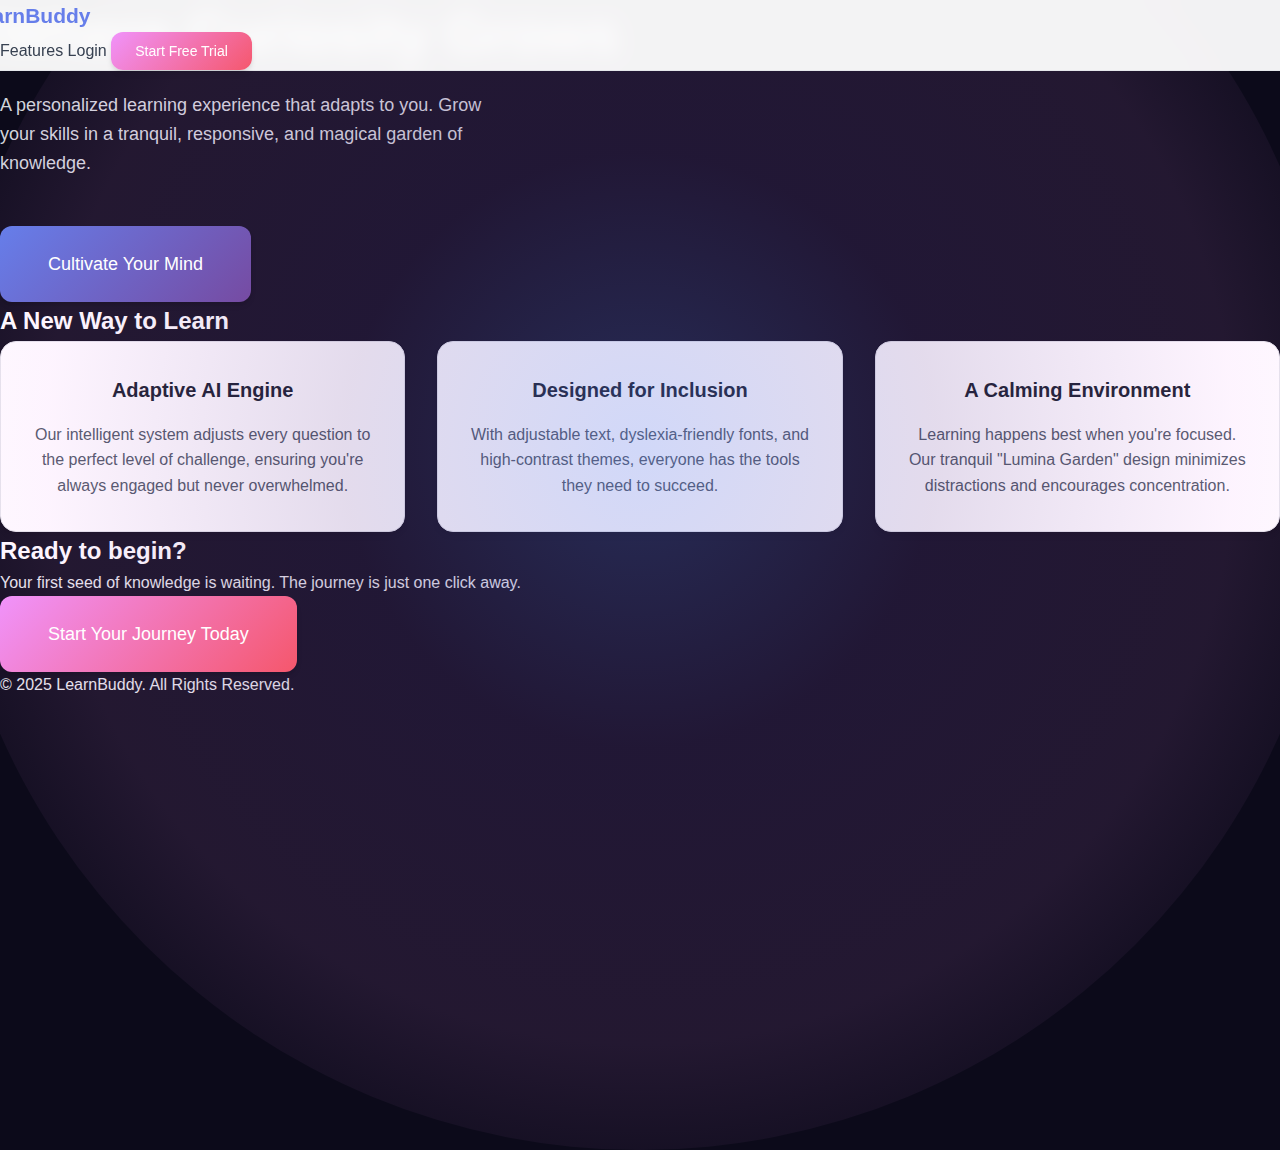
<file: learnbuddy-frontend/index.html>
<!DOCTYPE html>
<html lang="en">

<head>
    <meta charset="UTF-8">
    <meta name="viewport" content="width=device-width, initial-scale=1.0">
    <title>LearnBuddy | The Adventure in Learning</title>
    <link rel="preconnect" href="https://fonts.googleapis.com">
    <link rel="preconnect" href="https://fonts.gstatic.com" crossorigin>
    <link href="https://fonts.googleapis.com/css2?family=Fredoka+One&family=Lexend:wght@400;500;600&display=swap"
        rel="stylesheet">
    <link rel="stylesheet" href="css/style.css">
</head>

<body id="app-body" class="home-body">
    <!-- The living background -->
    <div class="aurora-background">
        <div class="aurora-g aur_1"></div>
        <div class="aurora-g aur_2"></div>
        <div class="aurora-g aur_3"></div>
    </div>

    <header class="main-header">
        <nav class="navbar">
            <a href="index.html" class="nav-logo">LearnBuddy</a>
            <div class="nav-links">
                <a href="#features" class="nav-link">Features</a>
                <a href="auth.html" class="nav-link">Login</a>
                <a href="auth.html#signup" class="btn btn-secondary">Start Free Trial</a>
            </div>
        </nav>
    </header>

    <main>
        <!-- Hero Section -->
        <section class="hero-section">
            <h1 class="hero-title">
                <span class="animate-on-scroll" data-animation="fade-in-up">Where</span>
                <span class="animate-on-scroll" data-animation="fade-in-up" style="--delay: 0.1s">Curiosity</span>
                <span class="animate-on-scroll" data-animation="fade-in-up" style="--delay: 0.2s">Grows</span>
            </h1>
            <p class="hero-subtitle animate-on-scroll" data-animation="fade-in-up" style="--delay: 0.4s;">A personalized
                learning experience that adapts to you. Grow your skills in a tranquil, responsive, and magical garden
                of knowledge.</p>
            <a href="auth.html#signup" class="btn btn-primary btn-large animate-on-scroll" data-animation="fade-in-up"
                style="--delay: 0.6s;">Cultivate Your Mind</a>
        </section>

        <!-- Features Section -->
        <section id="features" class="content-section">
            <h2 class="section-title animate-on-scroll" data-animation="fade-in-up">A New Way to Learn</h2>
            <div class="features-grid">
                <div class="feature-card animate-on-scroll" data-animation="fade-in-up">
                    <h3>Adaptive AI Engine</h3>
                    <p>Our intelligent system adjusts every question to the perfect level of challenge, ensuring you're
                        always engaged but never overwhelmed.</p>
                </div>
                <div class="feature-card animate-on-scroll" data-animation="fade-in-up" style="--delay: 0.2s;">
                    <h3>Designed for Inclusion</h3>
                    <p>With adjustable text, dyslexia-friendly fonts, and high-contrast themes, everyone has the tools
                        they need to succeed.</p>
                </div>
                <div class="feature-card animate-on-scroll" data-animation="fade-in-up" style="--delay: 0.4s;">
                    <h3>A Calming Environment</h3>
                    <p>Learning happens best when you're focused. Our tranquil "Lumina Garden" design minimizes
                        distractions and encourages concentration.</p>
                </div>
            </div>
        </section>

        <!-- Call to Action Section -->
        <section class="cta-section">
            <div class="cta-box animate-on-scroll" data-animation="fade-in-up">
                <h2 class="section-title">Ready to begin?</h2>
                <p>Your first seed of knowledge is waiting. The journey is just one click away.</p>
                <a href="auth.html#signup" class="btn btn-secondary btn-large">Start Your Journey Today</a>
            </div>
        </section>
    </main>
    <footer class="main-footer">
        <p>© 2025 LearnBuddy. All Rights Reserved.</p>
    </footer>
</body>
<script src="js/animations.js"></script>

</html>
</file>
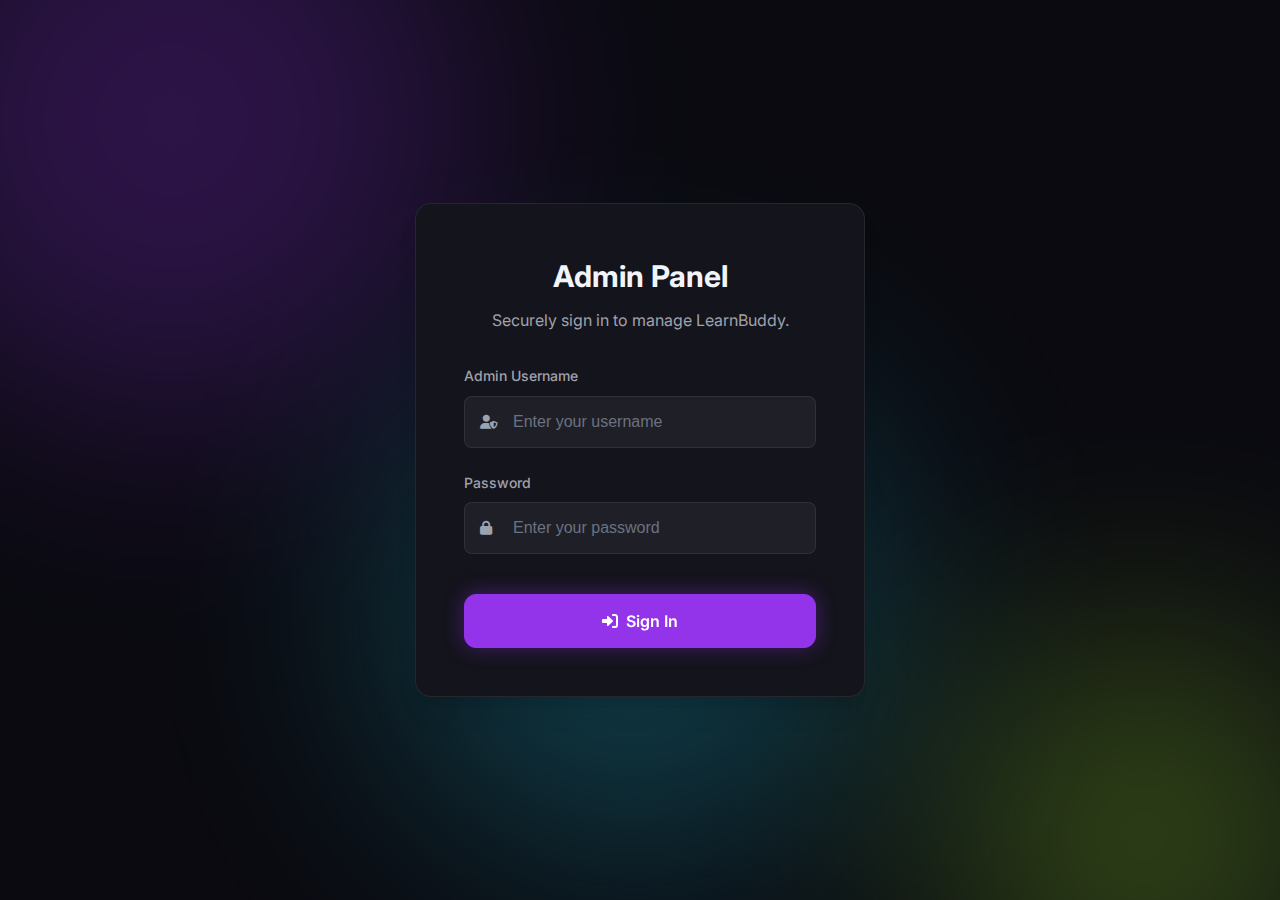
<file: learnbuddy-frontend/admin-login.html>
<!DOCTYPE html>
<html lang="en">

<head>
    <meta charset="UTF-8">
    <meta name="viewport" content="width=device-width, initial-scale=1.0">
    <title>LearnBuddy - Admin Login</title>
    <link rel="stylesheet" href="css/admin-login.css"> <!-- Changed to index.css -->
    <link href="https://fonts.googleapis.com/css2?family=Inter:wght@300;400;500;600;700&display=swap" rel="stylesheet">
    <link rel="stylesheet" href="https://cdnjs.cloudflare.com/ajax/libs/font-awesome/6.0.0/css/all.min.css">
    <!-- Favicon -->
    <link rel="apple-touch-icon" sizes="180x180" href="./favicon_io/apple-touch-icon.png">
    <link rel="icon" type="image/png" sizes="32x32" href="/favicon_io/favicon-32x32.png">
    <link rel="icon" type="image/png" sizes="16x16" href="/favicon_io/favicon-16x16.png">
    <link rel="manifest" href="/favicon_io/site.webmanifest">
    <link rel="shortcut icon" href="/favicon_io/favicon.ico">
    <meta name="theme-color" content="#ffffff">
</head>

<body>
    <div class="aurora-background-v5">
        <div class="aurora-shape aurora-1"></div>
        <div class="aurora-shape aurora-2"></div>
        <div class="aurora-shape aurora-3"></div>
    </div>

    <div class="admin-login-wrapper">
        <div class="admin-login-panel">
            <div class="admin-auth-header">
                <h1 id="auth-title">Admin Panel</h1>
                <p id="auth-subtitle">Securely sign in to manage LearnBuddy.</p>
            </div>

            <form id="admin-login-form" class="admin-auth-form">
                <div class="form-group">
                    <label for="login-username">Admin Username</label>
                    <div class="input-wrapper">
                        <i class="fas fa-user-shield"></i>
                        <input type="text" id="login-username" name="username" placeholder="Enter your username"
                            required>
                    </div>
                </div>

                <div class="form-group">
                    <label for="login-password">Password</label>
                    <div class="input-wrapper">
                        <i class="fas fa-lock"></i>
                        <input type="password" id="login-password" name="password" placeholder="Enter your password"
                            required>
                    </div>
                </div>

                <button type="submit" class="btn btn-primary admin-btn-auth">
                    <i class="fas fa-sign-in-alt"></i>
                    <span>Sign In</span>
                </button>
            </form>

            <div id="loading-spinner" class="loading-spinner-container hidden">
                <div class="spinner"></div>
            </div>
            <div id="error-message" class="error-message-container hidden">
                <i class="fas fa-exclamation-triangle"></i>
                <span id="error-text"></span>
            </div>
        </div>
    </div>
    <script src="js/admin-auth.js"></script>
</body>

</html>
</file>
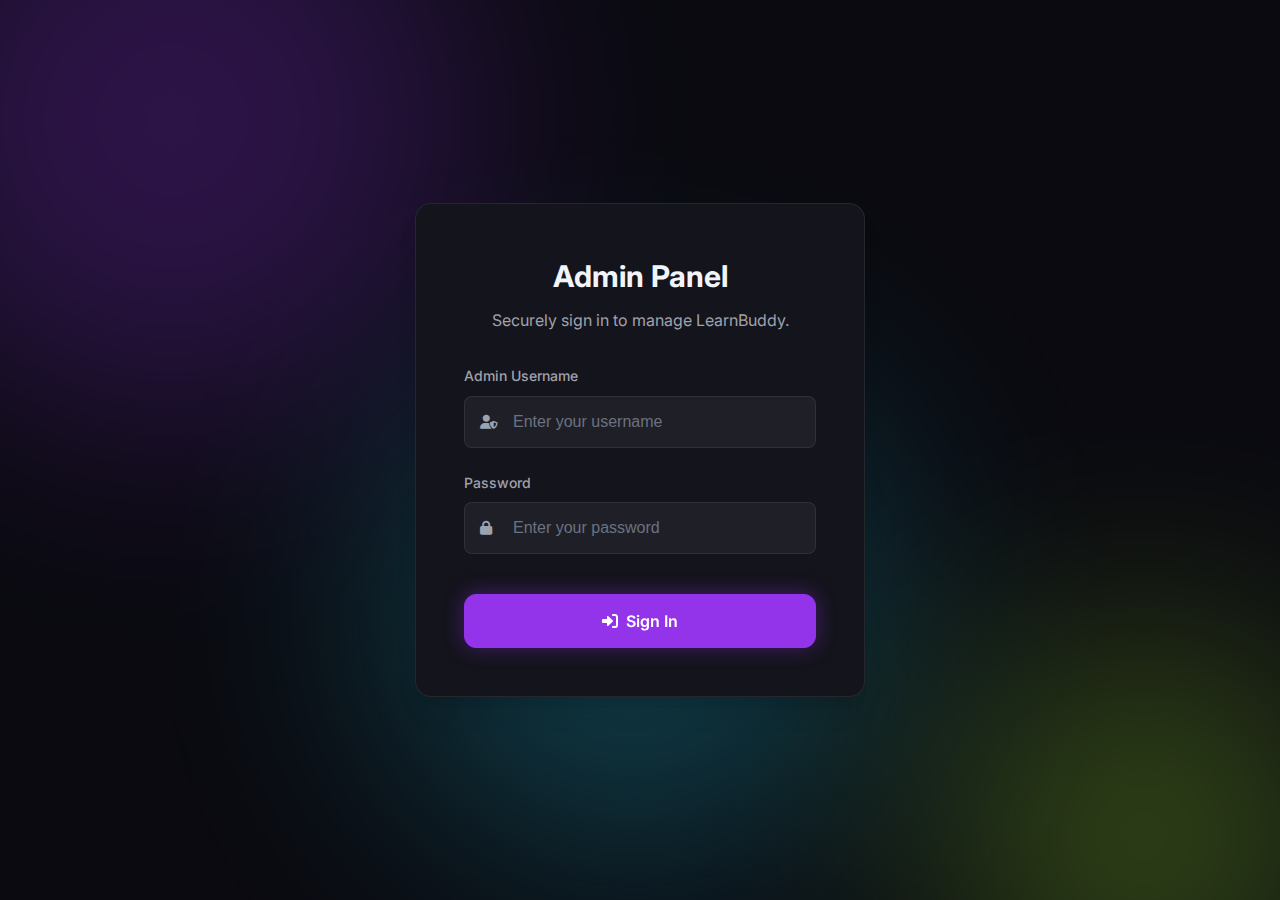
<file: learnbuddy-frontend/admin-profile.html>
<!DOCTYPE html>
<html lang="en">

<head>
    <meta charset="UTF-8">
    <meta name="viewport" content="width=device-width, initial-scale=1.0">
    <title>Admin Profile - LearnBuddy</title>
    <link rel="stylesheet" href="css/admin-profile.css">
     <!-- Added link to admin-specific CSS -->
    <link href="https://fonts.googleapis.com/css2?family=Inter:wght@300;400;500;600;700;800&display=swap"
        rel="stylesheet">
    <link rel="stylesheet" href="https://cdnjs.cloudflare.com/ajax/libs/font-awesome/6.1.1/css/all.min.css">
    <!-- Favicon -->
    <link rel="apple-touch-icon" sizes="180x180" href="./favicon_io/apple-touch-icon.png">
    <link rel="icon" type="image/png" sizes="32x32" href="/favicon_io/favicon-32x32.png">
    <link rel="icon" type="image/png" sizes="16x16" href="/favicon_io/favicon-16x16.png">
    <link rel="manifest" href="/favicon_io/site.webmanifest">
    <link rel="shortcut icon" href="/favicon_io/favicon.ico">
    <meta name="theme-color" content="#ffffff">
</head>

<body>

    <!-- Floating Navigation -->
    <div class="navbar-container">
        <nav class="navbar">
            <div class="nav-container">
                <a href="index.html" class="nav-logo">
                    <div class="logo-icon-v5">
                        <div class="shape1"></div>
                        <div class="shape2"></div>
                    </div>
                    <span>LearnBuddy</span>
                </a>
                <div class="nav-menu">
                    <a href="index.html" class="nav-link">Home Page</a>
                    <a href="admin.html" class="nav-link">Dashboard</a> <!-- Active link -->
                    <a href="admin-login.html">
                        <button id="logout-btn" class="btn btn-outline-v5" style="margin-left: auto;"><i class="fas fa-sign-out-alt"></i>Logout</button>
                    </a>
                </div>
                 <!-- Add a mobile menu toggle here if implementing for smaller screens -->
            </div>
        </nav>
    </div>

    <!-- Main Content Area -->
    <section class="page-main-content">
        <div class="aurora-background-v5">
            <div class="aurora-shape aurora-1"></div>
            <div class="aurora-shape aurora-2"></div>
            <div class="aurora-shape aurora-3"></div>
        </div>
        <div class="container">
            <h1 class="page-header-title">Admin Control Panel</h1>
            <p class="page-header-subtitle">Oversee and manage platform settings and user activity.</p>

            <div class="profile-container">
                <div class="profile-header">
                    <div class="profile-avatar">
                        <i class="fas fa-user-shield"></i> <!-- Admin icon -->

                        <!-- Hidden file input -->
                        <input type="file" id="admin-avatar-upload" accept="image/*" hidden>

                        <!-- Pencil icon label to trigger file input -->
                        <label for="admin-avatar-upload" class="edit-avatar">
                            <i class="fas fa-pencil-alt"></i>
                        </label>
                    </div>

                    <div class="profile-info">
                        <p><strong>Admin ID:</strong> <span id="profile-admin-id">ADM-001</span></p>
                        <p><strong>Role:</strong> <span id="profile-admin-role">Super Administrator</span></p>
                    </div>
                </div>

                <div class="profile-section">
                    <h3><i class="fas fa-id-badge"></i> Admin Details</h3>
                    <div class="profile-details-grid">
                        <div class="detail-item">
                            <strong>Admin ID</strong>
                            <p><span id="admin-detail-id">ADM-001</span></p>
                        </div>
                        <div class="detail-item">
                            <strong>Email Address</strong>
                            <p><span id="admin-detail-email">admin@learnbuddy.com</span></p>
                        </div>
                        <div class="detail-item">
                            <strong>Last Login</strong>
                            <p><span id="admin-detail-last-login">2024-07-28 10:30 AM</span></p>
                        </div>
                        <div class="detail-item">
                            <strong>Access Level</strong>
                            <span>Full Control</span>
                        </div>
                    </div>
                </div>

                <div class="profile-section">
                    <h3><i class="fas fa-server"></i> Platform Overview</h3>
                    <div class="profile-details-grid">
                        <div class="detail-item">
                            <strong><i class="fas fa-users"></i> Total Users</strong>
                            <p><span id="stats-total-users">1,250</span></p>
                        </div>
                        <div class="detail-item">
                            <strong><i class="fas fa-book"></i> Active Courses</strong>
                            <p><span id="platform-active-courses">150</span></p>
                        </div>
                        <div class="detail-item">
                            <strong><i class="fas fa-tasks"></i> Moderation Queue</strong>
                            <span>12 Pending</span>
                        </div>
                         <div class="detail-item">
                            <strong><i class="fas fa-cogs"></i> System Status</strong>
                            <span>All Systems Operational</span>
                        </div>
                    </div>
                </div>

                <div class="profile-section">
                    <h3><i class="fas fa-tools"></i> Admin Tools</h3>
                    <div class="achievements-list"> <!-- Reusing .achievements-list for similar styling -->
                        <span class="achievement-badge"><i class="fas fa-users-cog"></i> User Management</span>
                        <span class="achievement-badge"><i class="fas fa-edit"></i> Content Editor</span>
                        <span class="achievement-badge"><i class="fas fa-chart-bar"></i> System Analytics</span>
                        <span class="achievement-badge"><i class="fas fa-sliders-h"></i> Site Settings</span>
                        <span class="achievement-badge"><i class="fas fa-headset"></i> Support Tickets</span>
                        <span class="achievement-badge"><i class="fas fa-bell"></i> Notifications</span>
                    </div>
                </div>
            </div>
        </div>
    </section>

    <!-- Footer -->
    <footer class="footer">
        <div class="container">
            <div class="footer-content">
                <div class="footer-brand">
                    <a href="index.html" class="nav-logo">
                         <div class="logo-icon-v5">
                            <div class="shape1"></div>
                            <div class="shape2"></div>
                        </div>
                        <span>LearnBuddy</span>
                    </a>
                    <p>AI-powered learning that adapts to you.</p>
                </div>
                <div class="footer-links">
                    <div class="footer-section">
                        <h4>Product</h4>
                        <a href="index.html#features-v3">Features</a><br>
                        <a href="index.html#how-it-works">How It Works</a><br>
                        <a href="#">Pricing</a>
                    </div>
                    <div class="footer-section">
                        <h4>Support</h4>
                        <a href="#">Help Center</a><br>
                        <a href="#">Contact Us</a><br>
                        <a href="#">Privacy Policy</a><br>
                    </div>
                    <div class="footer-section">
                        <h4>Connect</h4>
                        <a href="#"><i class="fab fa-twitter"></i> Twitter</a><br>
                        <a href="#"><i class="fab fa-discord"></i> Discord</a><br>
                        <a href="#"><i class="fab fa-github"></i> GitHub</a><br>
                    </div>
                </div>
            </div>
            <div class="footer-bottom">
                <p>© 2025 LearnBuddy. All rights reserved.</p>
            </div>
        </div>
    </footer>

    <script src="js/app.js"></script>
    <script src="js/admin.js"></script> <!-- You might need a different or modified JS for admin specific data -->
</body>

</html>
</file>
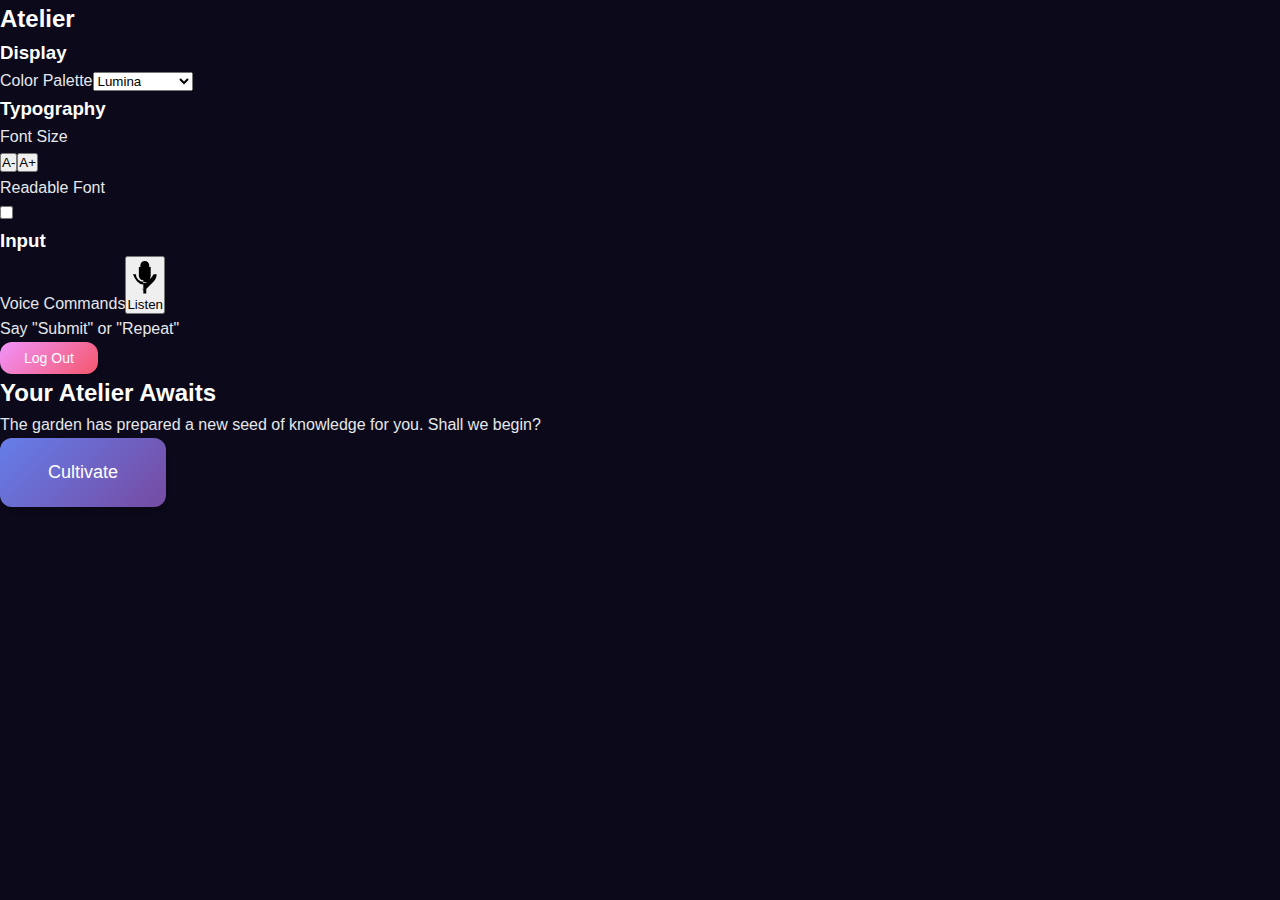
<file: learnbuddy-frontend/app.html>
<!DOCTYPE html>
<html lang="en">

<head>
    <meta charset="UTF-8">
    <meta name="viewport" content="width=device-width, initial-scale=1.0">
    <title>Quest Hub - LearnBuddy</title>
    <link rel="preconnect" href="https://fonts.googleapis.com">
    <link rel="preconnect" href="https://fonts.gstatic.com" crossorigin>
    <link href="https://fonts.googleapis.com/css2?family=Fredoka+One&family=Lexend:wght@400;500;600&display=swap"
        rel="stylesheet">
    <link rel="stylesheet" href="css/style.css">
</head>

<body id="app-body">
    <aside class="control-panel">
        <h2 class="panel-title">Atelier</h2>
        <div class="panel-section">
            <h3 class="panel-subtitle">Display</h3><label class="a11y-label" for="theme-selector">Color
                Palette</label><select id="theme-selector" class="theme-selector">
                <option value="theme-lumina">Lumina</option>
                <option value="theme-solar">Solar</option>
                <option value="theme-mono">Monochrome</option>
            </select>
        </div>
        <div class="panel-section">
            <h3 class="panel-subtitle">Typography</h3><label class="a11y-label">Font Size</label>
            <div class="button-group"><button class="a11y-btn" data-action="decrease-font"
                    aria-label="Decrease text size">A-</button><button class="a11y-btn" data-action="increase-font"
                    aria-label="Increase text size">A+</button></div>
            <div class="toggle-container"><label class="a11y-label" for="font-switch">Readable Font</label>
                <div class="toggle-switch"><input type="checkbox" id="font-switch" class="toggle-switch-checkbox"
                        data-action="toggle-font"><label class="toggle-switch-label" for="font-switch"><span
                            class="toggle-switch-inner"></span><span class="toggle-switch-switch"></span></label></div>
            </div>
        </div>
        <div class="panel-section voice-controls">
            <h3 class="panel-subtitle">Input</h3><label class="a11y-label">Voice Commands</label><button
                id="voice-command-btn" class="a11y-btn voice-btn" aria-label="Activate voice commands"><svg
                    xmlns="http://www.w3.org/2000/svg" viewBox="0 0 24 24" fill="currentColor">
                    <path
                        d="M12 14q-1.25 0-2.125-.875T9 11V5q0-1.25.875-2.125T12 2q1.25 0 2.125.875T15 5v6q0 1.25-.875 2.125T12 14Zm-1 7v-3.075q-2.6-.35-4.3-2.325T4 11H6q0 2.075 1.463 3.538T11 16v-1q-1.25 0-2.125-.875T8 12V6h1v5q0 .825.588 1.413T11 13h2q.825 0 1.413-.588T15 11V6h1v6q0 2.075-1.463 3.538T11 16v1q2.075 0 3.538-1.463T18 11h2q0 2.925-2.15 4.963T13 20.925V24h-2v-3.075q.575-.05.975-.113T12.8 20.7q-.275.05-.575.075T12 20.8q-.1 0-.175-.012T11.65 20.75q-.35.05-.725.075T10 20.9V21Z" />
                </svg>Listen</button>
            <p id="voice-status" class="voice-status">Say "Submit" or "Repeat"</p>
        </div>
        <div class="panel-footer"><button id="logout-btn" class="btn btn-secondary btn-full-width">Log Out</button>
        </div>
    </aside>
    <main class="main-content">
        <div id="quest-area" class="quest-area">
            <div id="dashboard-view">
                <div class="mission-briefing">
                    <h2 id="welcome-message">Your Atelier Awaits</h2>
                    <p>The garden has prepared a new seed of knowledge for you. Shall we begin?</p><button
                        id="start-lesson-btn" class="btn btn-primary btn-large">Cultivate</button>
                </div>
            </div>
            <div id="lesson-view" class="hidden">
                <div class="quest-hud">
                    <div class="progress-container">
                        <div id="progress-bar" class="progress-bar"></div>
                    </div>
                    <div id="difficulty-indicator" class="difficulty-indicator">Soil: Level 1</div>
                </div>
                <div id="question-card" class="question-container">
                    <div id="feedback-overlay" class="feedback-overlay">
                        <div class="feedback-icon"></div><span class="feedback-text"></span>
                    </div><button id="read-aloud-btn" class="read-aloud-btn"
                        aria-label="Read question aloud">🔊</button>
                    <h3 id="question-text">Summoning a question from the ether...</h3>
                    <form id="answer-form"><textarea id="user-answer" rows="3" placeholder="Plant your thoughts here..."
                            aria-label="Your Answer"></textarea>
                        <div class="form-actions"><button type="submit" class="btn btn-primary">Commit Answer</button>
                        </div>
                    </form>
                </div>
            </div>
        </div>
    </main>
    <div id="status-notification"></div>
</body>
<script src="js/main.js"></script>
<script src="js/app.js"></script>

</html>
</file>
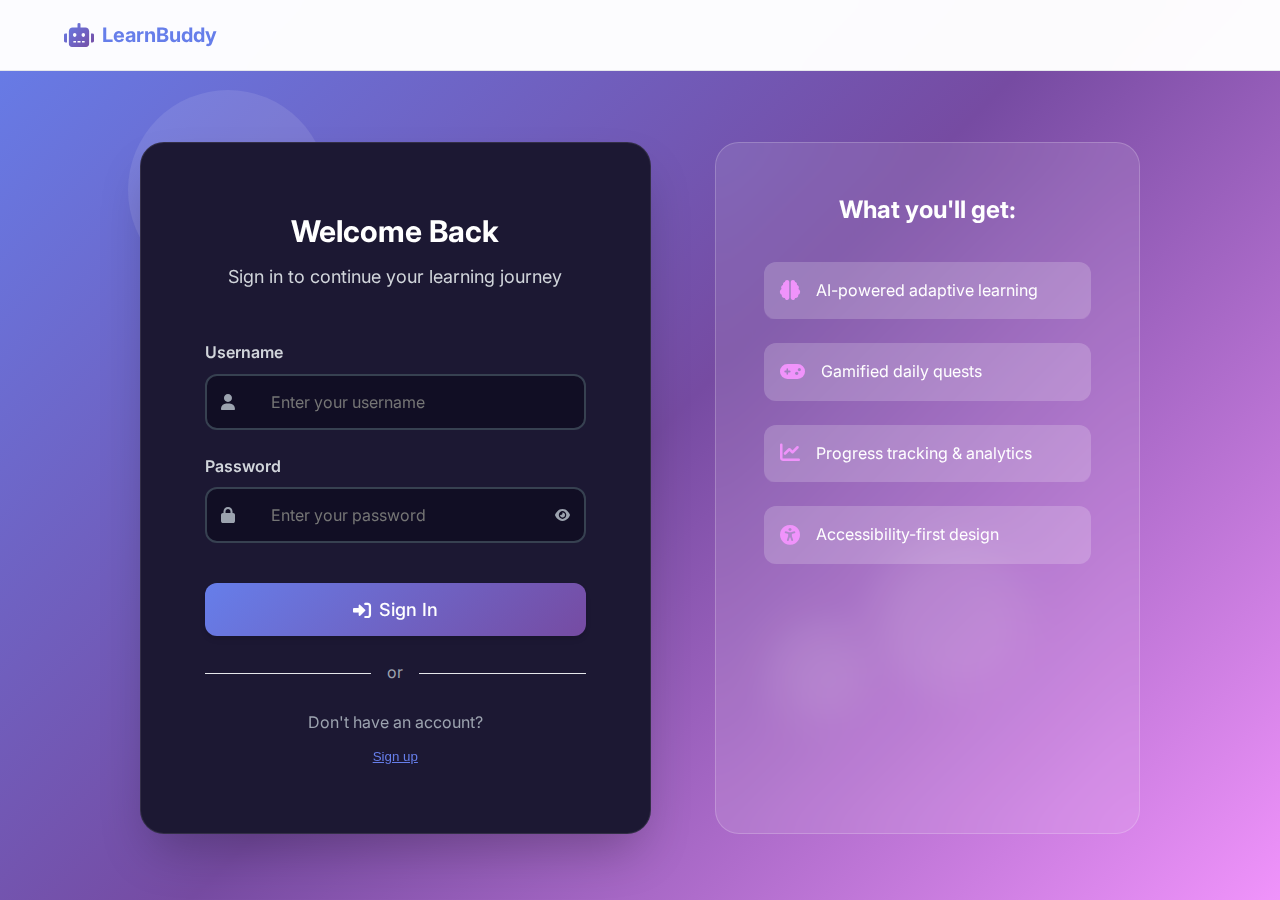
<file: learnbuddy-frontend/auth.html>
<!DOCTYPE html>
<html lang="en">

<head>
    <meta charset="UTF-8">
    <meta name="viewport" content="width=device-width, initial-scale=1.0">
    <title>LearnBuddy - Sign In</title>
    <link rel="stylesheet" href="css/style.css">
    <link href="https://fonts.googleapis.com/css2?family=Inter:wght@300;400;500;600;700&display=swap" rel="stylesheet">
    <link rel="stylesheet" href="https://cdnjs.cloudflare.com/ajax/libs/font-awesome/6.0.0/css/all.min.css">
</head>

<body class="auth-body">
    <!-- Navigation -->
    <nav class="navbar navbar-auth">
        <div class="nav-container">
            <a href="index.html" class="nav-logo">
                <i class="fas fa-robot"></i>
                <span>LearnBuddy</span>
            </a>
        </div>
    </nav>

    <!-- Auth Container -->
    <div class="auth-container">
        <div class="auth-background">
            <div class="auth-shapes">
                <div class="auth-shape auth-shape-1"></div>
                <div class="auth-shape auth-shape-2"></div>
                <div class="auth-shape auth-shape-3"></div>
            </div>
        </div>

        <div class="auth-content">
            <div class="auth-card">
                <div class="auth-header">
                    <h1 id="auth-title">Welcome Back</h1>
                    <p id="auth-subtitle">Sign in to continue your learning journey</p>
                </div>

                <!-- Login Form -->
                <form id="login-form" class="auth-form">
                    <div class="form-group">
                        <label for="login-username">Username</label>
                        <div class="input-wrapper">
                            <i class="fas fa-user"></i>
                            <input type="text" id="login-username" name="username" placeholder="Enter your username"
                                required>
                        </div>
                    </div>

                    <div class="form-group">
                        <label for="login-password">Password</label>
                        <div class="input-wrapper">
                            <i class="fas fa-lock"></i>
                            <input type="password" id="login-password" name="password" placeholder="Enter your password"
                                required>
                            <button type="button" class="toggle-password"
                                onclick="togglePassword('login-password', this)">
                                <i class="fas fa-eye"></i>
                            </button>
                        </div>
                    </div>

                    <button type="submit" class="btn btn-primary btn-auth">
                        <i class="fas fa-sign-in-alt"></i>
                        <span>Sign In</span>
                    </button>
                </form>

                <!-- Signup Form -->
                <form id="signup-form" class="auth-form hidden">
                    <div class="form-group">
                        <label for="signup-username">Username</label>
                        <div class="input-wrapper">
                            <i class="fas fa-user"></i>
                            <input type="text" id="signup-username" name="username" placeholder="Choose a username"
                                required>
                        </div>
                    </div>

                    <div class="form-group">
                        <label for="signup-email">Email</label>
                        <div class="input-wrapper">
                            <i class="fas fa-envelope"></i>
                            <input type="email" id="signup-email" name="email" placeholder="Enter your email" required>
                        </div>
                    </div>

                    <div class="form-group">
                        <label for="signup-password">Password</label>
                        <div class="input-wrapper">
                            <i class="fas fa-lock"></i>
                            <input type="password" id="signup-password" name="password" placeholder="Create a password"
                                required>
                            <button type="button" class="toggle-password"
                                onclick="togglePassword('signup-password', this)">
                                <i class="fas fa-eye"></i>
                            </button>
                        </div>
                    </div>

                    <button type="submit" class="btn btn-primary btn-auth">
                        <i class="fas fa-user-plus"></i>
                        <span>Create Account</span>
                    </button>
                </form>

                <div class="auth-divider">
                    <span>or</span>
                </div>

                <div class="auth-switch">
                    <p id="switch-text">Don't have an account?</p>
                    <button id="switch-btn" class="btn-link" onclick="switchAuthMode()">
                        Sign up
                    </button>
                </div>

                <!-- Loading Spinner -->
                <div id="loading-spinner" class="loading-spinner hidden">
                    <div class="spinner"></div>
                    <p>Processing...</p>
                </div>

                <!-- Error Message -->
                <div id="error-message" class="error-message hidden">
                    <i class="fas fa-exclamation-triangle"></i>
                    <span id="error-text"></span>
                </div>

                <!-- Success Message -->
                <div id="success-message" class="success-message hidden">
                    <i class="fas fa-check-circle"></i>
                    <span id="success-text"></span>
                </div>
            </div>

            <!-- Features Preview -->
            <div class="auth-features">
                <h3>What you'll get:</h3>
                <div class="feature-list">
                    <div class="feature-item">
                        <i class="fas fa-brain"></i>
                        <span>AI-powered adaptive learning</span>
                    </div>
                    <div class="feature-item">
                        <i class="fas fa-gamepad"></i>
                        <span>Gamified daily quests</span>
                    </div>
                    <div class="feature-item">
                        <i class="fas fa-chart-line"></i>
                        <span>Progress tracking & analytics</span>
                    </div>
                    <div class="feature-item">
                        <i class="fas fa-universal-access"></i>
                        <span>Accessibility-first design</span>
                    </div>
                </div>
            </div>
        </div>
    </div>

    <script src="js/auth.js"></script>
</body>

</html>
</file>
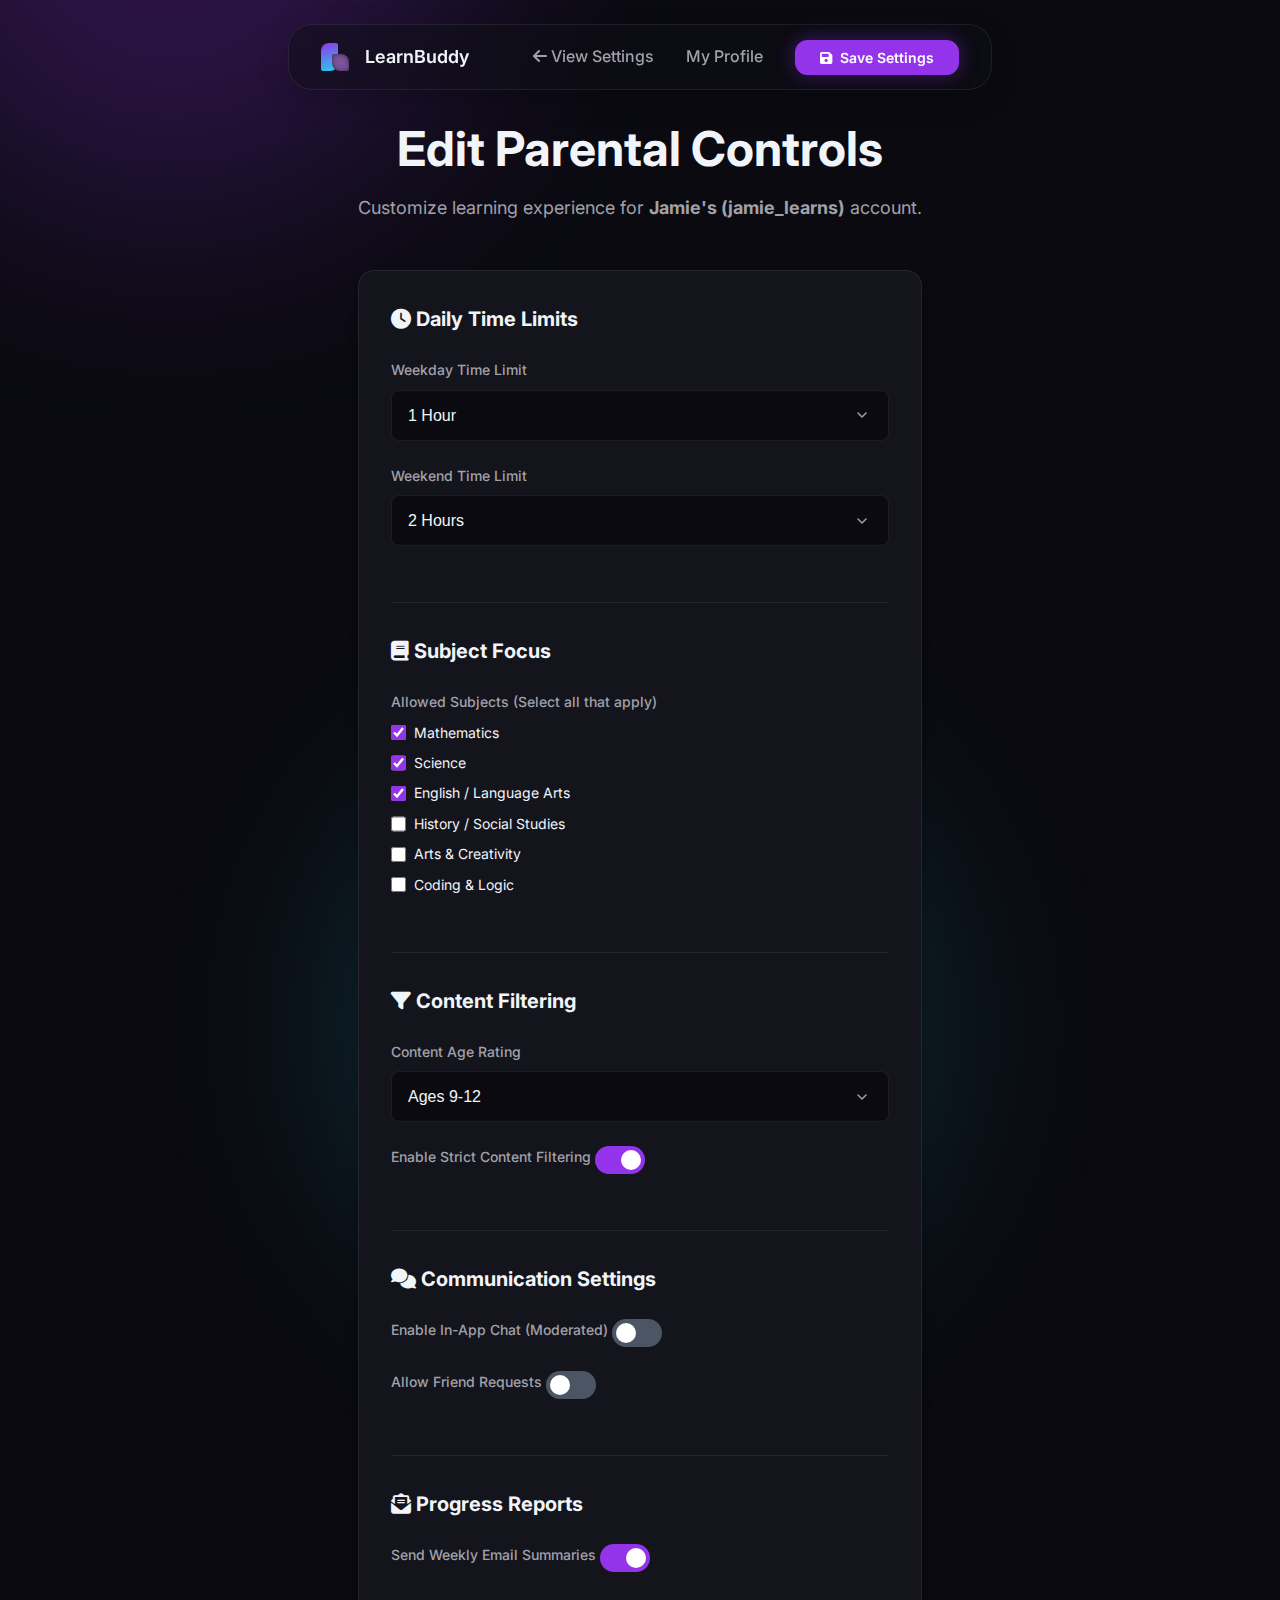
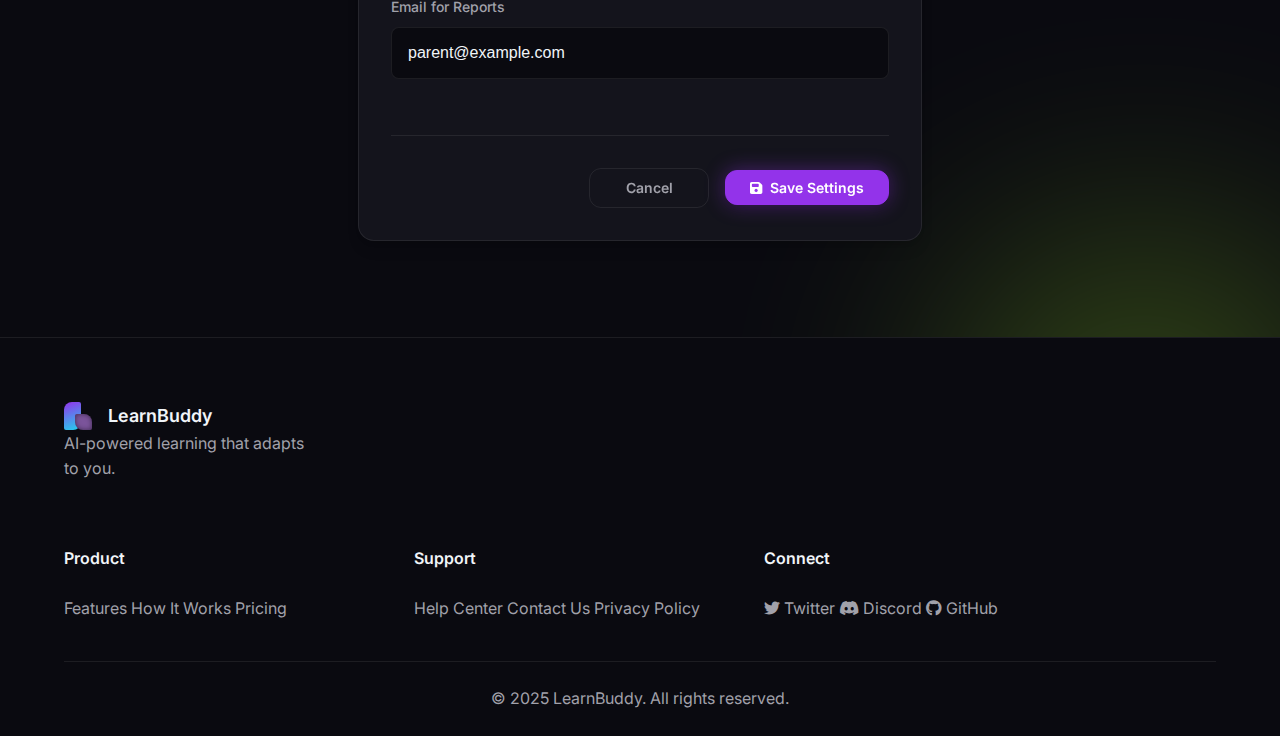
<file: learnbuddy-frontend/edit-parental-control.html>
<!DOCTYPE html>
<html lang="en">

<head>
    <meta charset="UTF-8">
    <meta name="viewport" content="width=device-width, initial-scale=1.0">
    <title>Edit Parental Controls - LearnBuddy</title>
    <link rel="stylesheet" href="css/index2.css">
    <link href="https://fonts.googleapis.com/css2?family=Inter:wght@300;400;500;600;700;800&display=swap"
        rel="stylesheet">
    <link rel="stylesheet" href="https://cdnjs.cloudflare.com/ajax/libs/font-awesome/6.1.1/css/all.min.css">
</head>

<body>

    <!-- Floating Navigation -->
    <div class="navbar-container">
        <nav class="navbar">
            <div class="nav-container">
                <a href="index.html" class="nav-logo">
                    <div class="logo-icon-v5">
                        <div class="shape1"></div>
                        <div class="shape2"></div>
                    </div>
                    <span>LearnBuddy</span>
                </a>
                <div class="nav-menu">
                     <a href="parental-control.html" class="nav-link"><i class="fas fa-arrow-left"></i> View Settings</a>
                     <a href="profile.html" class="nav-link">My Profile</a>
                     <button type="submit" form="editParentalControlsForm" class="btn btn-primary">
                        <i class="fas fa-save"></i> Save Settings
                    </button>
                </div>
            </div>
        </nav>
    </div>

    <!-- Main Content Area -->
    <section class="page-main-content">
        <div class="aurora-background-v5">
            <div class="aurora-shape aurora-1"></div>
            <div class="aurora-shape aurora-2"></div>
            <div class="aurora-shape aurora-3"></div>
        </div>
        <div class="container">
            <h1 class="page-header-title">Edit Parental Controls</h1>
            <p class="page-header-subtitle">Customize learning experience for <strong>Jamie's (jamie_learns)</strong> account.</p>

            <form class="form-container" id="editParentalControlsForm">
                <div class="form-section">
                    <h3><i class="fas fa-clock"></i> Daily Time Limits</h3>
                    <div class="form-group">
                        <label for="weekdayLimit">Weekday Time Limit</label>
                        <select id="weekdayLimit" name="weekdayLimit">
                            <option value="0.5">30 Minutes</option>
                            <option value="1" selected>1 Hour</option>
                            <option value="1.5">1 Hour 30 Minutes</option>
                            <option value="2">2 Hours</option>
                            <option value="unlimited">Unlimited</option>
                        </select>
                    </div>
                    <div class="form-group">
                        <label for="weekendLimit">Weekend Time Limit</label>
                        <select id="weekendLimit" name="weekendLimit">
                            <option value="1">1 Hour</option>
                            <option value="1.5">1 Hour 30 Minutes</option>
                            <option value="2" selected>2 Hours</option>
                            <option value="3">3 Hours</option>
                            <option value="unlimited">Unlimited</option>
                        </select>
                    </div>
                </div>

                <div class="form-section">
                    <h3><i class="fas fa-book"></i> Subject Focus</h3>
                    <div class="form-group">
                        <label>Allowed Subjects (Select all that apply)</label>
                        <div class="form-group-checkbox">
                            <div class="checkbox-item">
                                <input type="checkbox" id="subjectMath" name="subjects" value="math" checked>
                                <label for="subjectMath">Mathematics</label>
                            </div>
                            <div class="checkbox-item">
                                <input type="checkbox" id="subjectScience" name="subjects" value="science" checked>
                                <label for="subjectScience">Science</label>
                            </div>
                            <div class="checkbox-item">
                                <input type="checkbox" id="subjectEnglish" name="subjects" value="english" checked>
                                <label for="subjectEnglish">English / Language Arts</label>
                            </div>
                            <div class="checkbox-item">
                                <input type="checkbox" id="subjectHistory" name="subjects" value="history">
                                <label for="subjectHistory">History / Social Studies</label>
                            </div>
                            <div class="checkbox-item">
                                <input type="checkbox" id="subjectArt" name="subjects" value="art">
                                <label for="subjectArt">Arts & Creativity</label>
                            </div>
                             <div class="checkbox-item">
                                <input type="checkbox" id="subjectCoding" name="subjects" value="coding">
                                <label for="subjectCoding">Coding & Logic</label>
                            </div>
                        </div>
                    </div>
                </div>

                <div class="form-section">
                    <h3><i class="fas fa-filter"></i> Content Filtering</h3>
                    <div class="form-group">
                        <label for="contentAgeRating">Content Age Rating</label>
                        <select id="contentAgeRating" name="contentAgeRating">
                            <option value="6-8">Ages 6-8</option>
                            <option value="9-12" selected>Ages 9-12</option>
                            <option value="13+">Ages 13+</option>
                            <option value="all">All Ages (No Filter)</option>
                        </select>
                    </div>
                    <div class="form-group">
                        <label class="toggle-switch-label" for="strictFiltering">
                            Enable Strict Content Filtering
                            <div class="toggle-switch">
                                <input type="checkbox" id="strictFiltering" name="strictFiltering" checked>
                                <span class="slider"></span>
                            </div>
                        </label>
                    </div>
                </div>

                <div class="form-section">
                    <h3><i class="fas fa-comments"></i> Communication Settings</h3>
                    <div class="form-group">
                         <label class="toggle-switch-label" for="enableChat">
                            Enable In-App Chat (Moderated)
                            <div class="toggle-switch">
                                <input type="checkbox" id="enableChat" name="enableChat">
                                <span class="slider"></span>
                            </div>
                        </label>
                    </div>
                     <div class="form-group">
                         <label class="toggle-switch-label" for="enableFriendRequests">
                            Allow Friend Requests
                            <div class="toggle-switch">
                                <input type="checkbox" id="enableFriendRequests" name="enableFriendRequests">
                                <span class="slider"></span>
                            </div>
                        </label>
                    </div>
                </div>
                
                <div class="form-section">
                    <h3><i class="fas fa-envelope-open-text"></i> Progress Reports</h3>
                    <div class="form-group">
                        <label class="toggle-switch-label" for="sendWeeklyReports">
                            Send Weekly Email Summaries
                            <div class="toggle-switch">
                                <input type="checkbox" id="sendWeeklyReports" name="sendWeeklyReports" checked>
                                <span class="slider"></span>
                            </div>
                        </label>
                    </div>
                    <div class="form-group">
                        <label for="reportEmail">Email for Reports</label>
                        <input type="email" id="reportEmail" name="reportEmail" value="parent@example.com">
                    </div>
                </div>


                <div class="form-actions">
                    <a href="parental-control.html" class="btn btn-secondary">Cancel</a>
                    <button type="submit" class="btn btn-primary"><i class="fas fa-save"></i> Save Settings</button>
                </div>
            </form>
        </div>
    </section>

    <!-- Footer -->
    <footer class="footer">
        <div class="container">
            <div class="footer-content">
                <div class="footer-brand">
                    <a href="index.html" class="nav-logo">
                         <div class="logo-icon-v5">
                            <div class="shape1"></div>
                            <div class="shape2"></div>
                        </div>
                        <span>LearnBuddy</span>
                    </a>
                    <p>AI-powered learning that adapts to you.</p>
                </div>
                <div class="footer-links">
                    <div class="footer-section">
                        <h4>Product</h4>
                        <a href="index.html#features-v3">Features</a>
                        <a href="index.html#how-it-works">How It Works</a>
                        <a href="#">Pricing</a>
                    </div>
                    <div class="footer-section">
                        <h4>Support</h4>
                        <a href="#">Help Center</a>
                        <a href="#">Contact Us</a>
                        <a href="#">Privacy Policy</a>
                    </div>
                    <div class="footer-section">
                        <h4>Connect</h4>
                        <a href="#"><i class="fab fa-twitter"></i> Twitter</a>
                        <a href="#"><i class="fab fa-discord"></i> Discord</a>
                        <a href="#"><i class="fab fa-github"></i> GitHub</a>
                    </div>
                </div>
            </div>
            <div class="footer-bottom">
                <p>© 2025 LearnBuddy. All rights reserved.</p>
            </div>
        </div>
    </footer>

    <script>
        document.addEventListener('DOMContentLoaded', () => {
             // Form submission logic (basic example)
            const editParentalControlsForm = document.getElementById('editParentalControlsForm');
            if(editParentalControlsForm) {
                editParentalControlsForm.addEventListener('submit', function(e) {
                    e.preventDefault();
                    // Add actual form submission logic here (e.g., fetch API call)
                    alert('Parental control settings saved (simulated)!');
                     // Potentially redirect to parental-control.html
                     // window.location.href = 'parental-control.html';
                });
            }
        });
    </script>
</body>

</html>
</file>
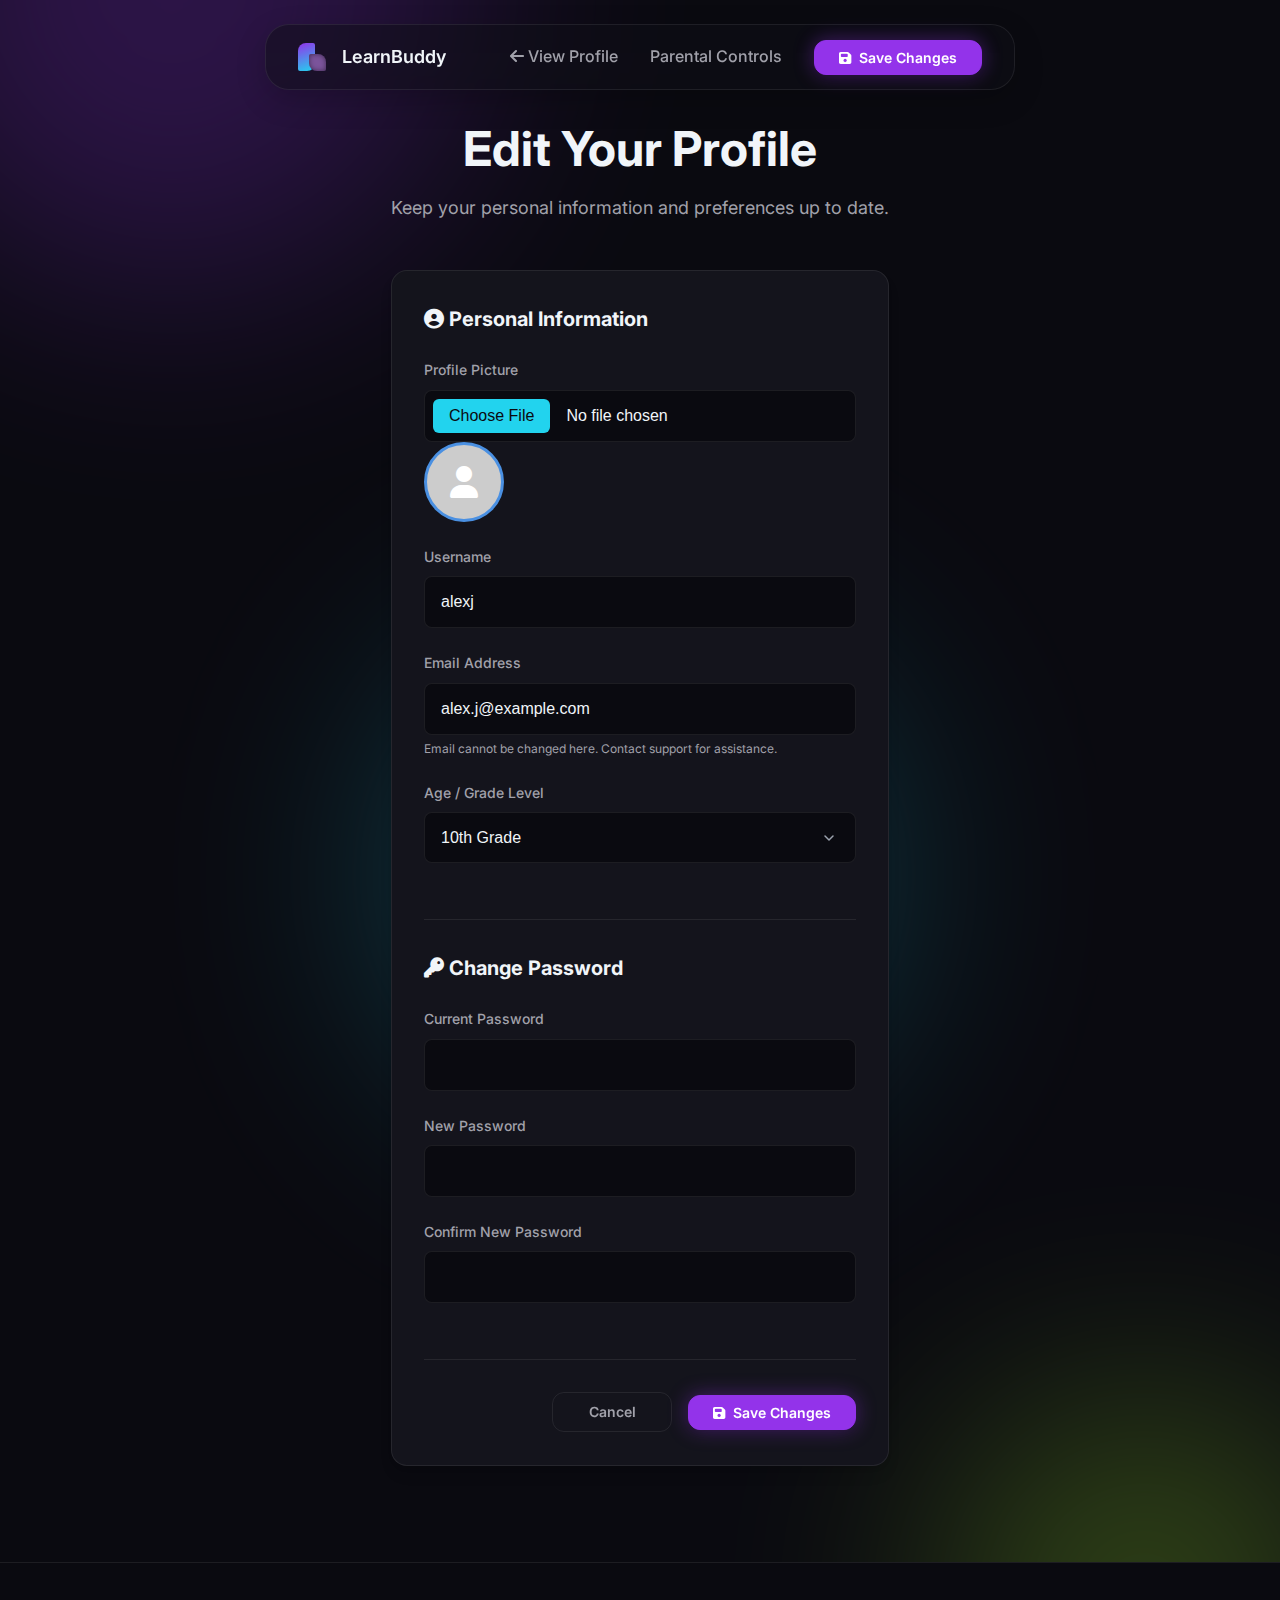
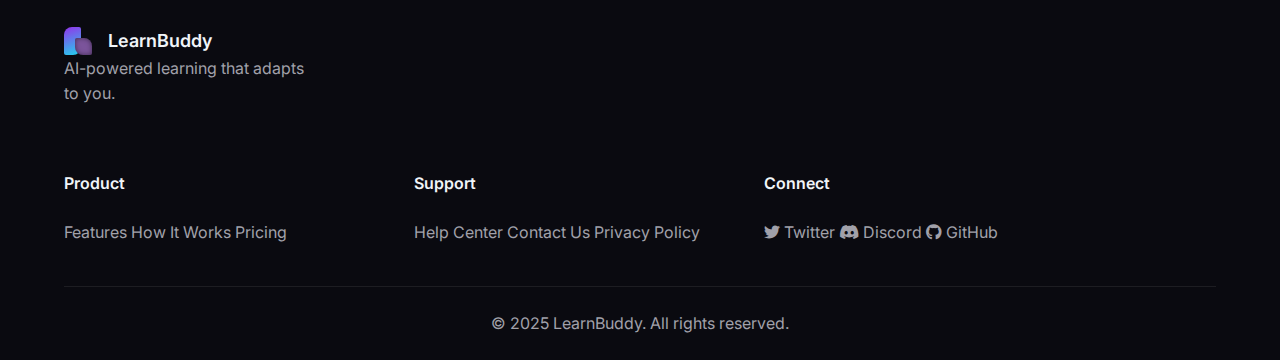
<file: learnbuddy-frontend/edit-profile.html>
<!DOCTYPE html>
<html lang="en">

<head>
    <meta charset="UTF-8">
    <meta name="viewport" content="width=device-width, initial-scale=1.0">
    <title>Edit Profile - LearnBuddy</title>
    <link rel="stylesheet" href="css/index2.css">
    <link href="https://fonts.googleapis.com/css2?family=Inter:wght@300;400;500;600;700;800&display=swap"
        rel="stylesheet">
    <link rel="stylesheet" href="https://cdnjs.cloudflare.com/ajax/libs/font-awesome/6.1.1/css/all.min.css">
    <!-- Favicon -->
    <link rel="apple-touch-icon" sizes="180x180" href="./favicon_io/apple-touch-icon.png">
    <link rel="icon" type="image/png" sizes="32x32" href="/favicon_io/favicon-32x32.png">
    <link rel="icon" type="image/png" sizes="16x16" href="/favicon_io/favicon-16x16.png">
    <link rel="manifest" href="/favicon_io/site.webmanifest">
    <link rel="shortcut icon" href="/favicon_io/favicon.ico">
    <meta name="theme-color" content="#ffffff">
</head>

<body>

    <!-- Floating Navigation -->
    <div class="navbar-container">
        <nav class="navbar">
            <div class="nav-container">
                <a href="index.html" class="nav-logo">
                    <div class="logo-icon-v5">
                        <div class="shape1"></div>
                        <div class="shape2"></div>
                    </div>
                    <span>LearnBuddy</span>
                </a>
                <div class="nav-menu">
                    <a href="profile.html" class="nav-link"><i class="fas fa-arrow-left"></i> View Profile</a>
                    <a href="parental-control.html" class="nav-link">Parental Controls</a>
                    <button type="submit" form="editProfileForm" class="btn btn-primary">
                        <i class="fas fa-save"></i> Save Changes
                    </button>
                </div>
            </div>
        </nav>
    </div>

    <!-- Main Content Area -->
    <section class="page-main-content">
        <div class="aurora-background-v5">
            <div class="aurora-shape aurora-1"></div>
            <div class="aurora-shape aurora-2"></div>
            <div class="aurora-shape aurora-3"></div>
        </div>
        <div class="container">
            <h1 class="page-header-title">Edit Your Profile</h1>
            <p class="page-header-subtitle">Keep your personal information and preferences up to date.</p>

            <form class="form-container" id="editProfileForm">
                <div class="form-section">
                    <h3><i class="fas fa-user-circle"></i> Personal Information</h3>
                    <div class="form-group">
                        <label for="profilePicture">Profile Picture</label>
                        <input type="file" id="profilePicture" name="profilePicture" accept="image/*">
                        <div class="profile-avatar">
                        <i class="fas fa-user"></i>
                    </div>    
                    </div>
                    <div class="form-group">
                        <label for="username">Username</label>
                        <input type="text" id="username" name="username" value="alexj" required>
                    </div>
                    <div class="form-group">
                        <label for="email">Email Address</label>
                        <input type="email" id="email" name="email" value="alex.j@example.com" disabled>
                        <small style="color:var(--text-secondary); font-size:var(--font-size-xs); display:block; margin-top:var(--spacing-xs);">Email cannot be changed here. Contact support for assistance.</small>
                    </div>
                    <div class="form-group">
                        <label for="ageGrade">Age / Grade Level</label>
                        <select id="ageGrade" name="ageGrade">
                            <option value="elementary_3">3rd Grade</option>
                            <option value="elementary_4">4th Grade</option>
                            <option value="elementary_5">5th Grade</option>
                            <option value="middle_6">6th Grade</option>
                            <option value="middle_7">7th Grade</option>
                            <option value="middle_8">8th Grade</option>
                            <option value="high_9">9th Grade</option>
                            <option value="high_10" selected>10th Grade</option>
                            <option value="high_11">11th Grade</option>
                            <option value="high_12">12th Grade</option>
                            <option value="other">Other</option>
                        </select>
                    </div>
                </div>

                <div class="form-section">
                    <h3><i class="fas fa-key"></i> Change Password</h3>
                    <div class="form-group">
                        <label for="currentPassword">Current Password</label>
                        <input type="password" id="currentPassword" name="currentPassword">
                    </div>
                    <div class="form-group">
                        <label for="newPassword">New Password</label>
                        <input type="password" id="newPassword" name="newPassword">
                    </div>
                    <div class="form-group">
                        <label for="confirmPassword">Confirm New Password</label>
                        <input type="password" id="confirmPassword" name="confirmPassword">
                    </div>
                </div>

                <div class="form-actions">
                    <a href="profile.html" class="btn btn-secondary">Cancel</a>
                    <button type="submit" class="btn btn-primary"><i class="fas fa-save"></i> Save Changes</button>
                </div>
            </form>
        </div>
    </section>

    <!-- Footer -->
    <footer class="footer">
        <div class="container">
            <div class="footer-content">
                <div class="footer-brand">
                    <a href="index.html" class="nav-logo">
                         <div class="logo-icon-v5">
                            <div class="shape1"></div>
                            <div class="shape2"></div>
                        </div>
                        <span>LearnBuddy</span>
                    </a>
                    <p>AI-powered learning that adapts to you.</p>
                </div>
                <div class="footer-links">
                    <div class="footer-section">
                        <h4>Product</h4>
                        <a href="index.html#features-v3">Features</a>
                        <a href="index.html#how-it-works">How It Works</a>
                        <a href="#">Pricing</a>
                    </div>
                    <div class="footer-section">
                        <h4>Support</h4>
                        <a href="#">Help Center</a>
                        <a href="#">Contact Us</a>
                        <a href="#">Privacy Policy</a>
                    </div>
                    <div class="footer-section">
                        <h4>Connect</h4>
                        <a href="#"><i class="fab fa-twitter"></i> Twitter</a>
                        <a href="#"><i class="fab fa-discord"></i> Discord</a>
                        <a href="#"><i class="fab fa-github"></i> GitHub</a>
                    </div>
                </div>
            </div>
            <div class="footer-bottom">
                <p>© 2025 LearnBuddy. All rights reserved.</p>
            </div>
        </div>
    </footer>

    <script>
        document.addEventListener('DOMContentLoaded', () => {
            // JS for image preview on file select
            const profilePictureInput = document.getElementById('profilePicture');
            const avatarPreview = document.getElementById('avatarPreview');
            if (profilePictureInput && avatarPreview) {
                profilePictureInput.addEventListener('change', function(event) {
                    const file = event.target.files[0];
                    if (file) {
                        const reader = new FileReader();
                        reader.onload = function(e) {
                            avatarPreview.src = e.target.result;
                        }
                        reader.readAsDataURL(file);
                    }
                });
            }
            // Form submission logic (basic example)
            const editProfileForm = document.getElementById('editProfileForm');
            if(editProfileForm) {
                editProfileForm.addEventListener('submit', function(e) {
                    e.preventDefault();
                    // Add actual form submission logic here (e.g., fetch API call)
                    alert('Profile changes saved (simulated)!');
                     // Potentially redirect to profile.html
                     // window.location.href = 'profile.html';
                });
            }
        });
    </script>
</body>

</html>
</file>
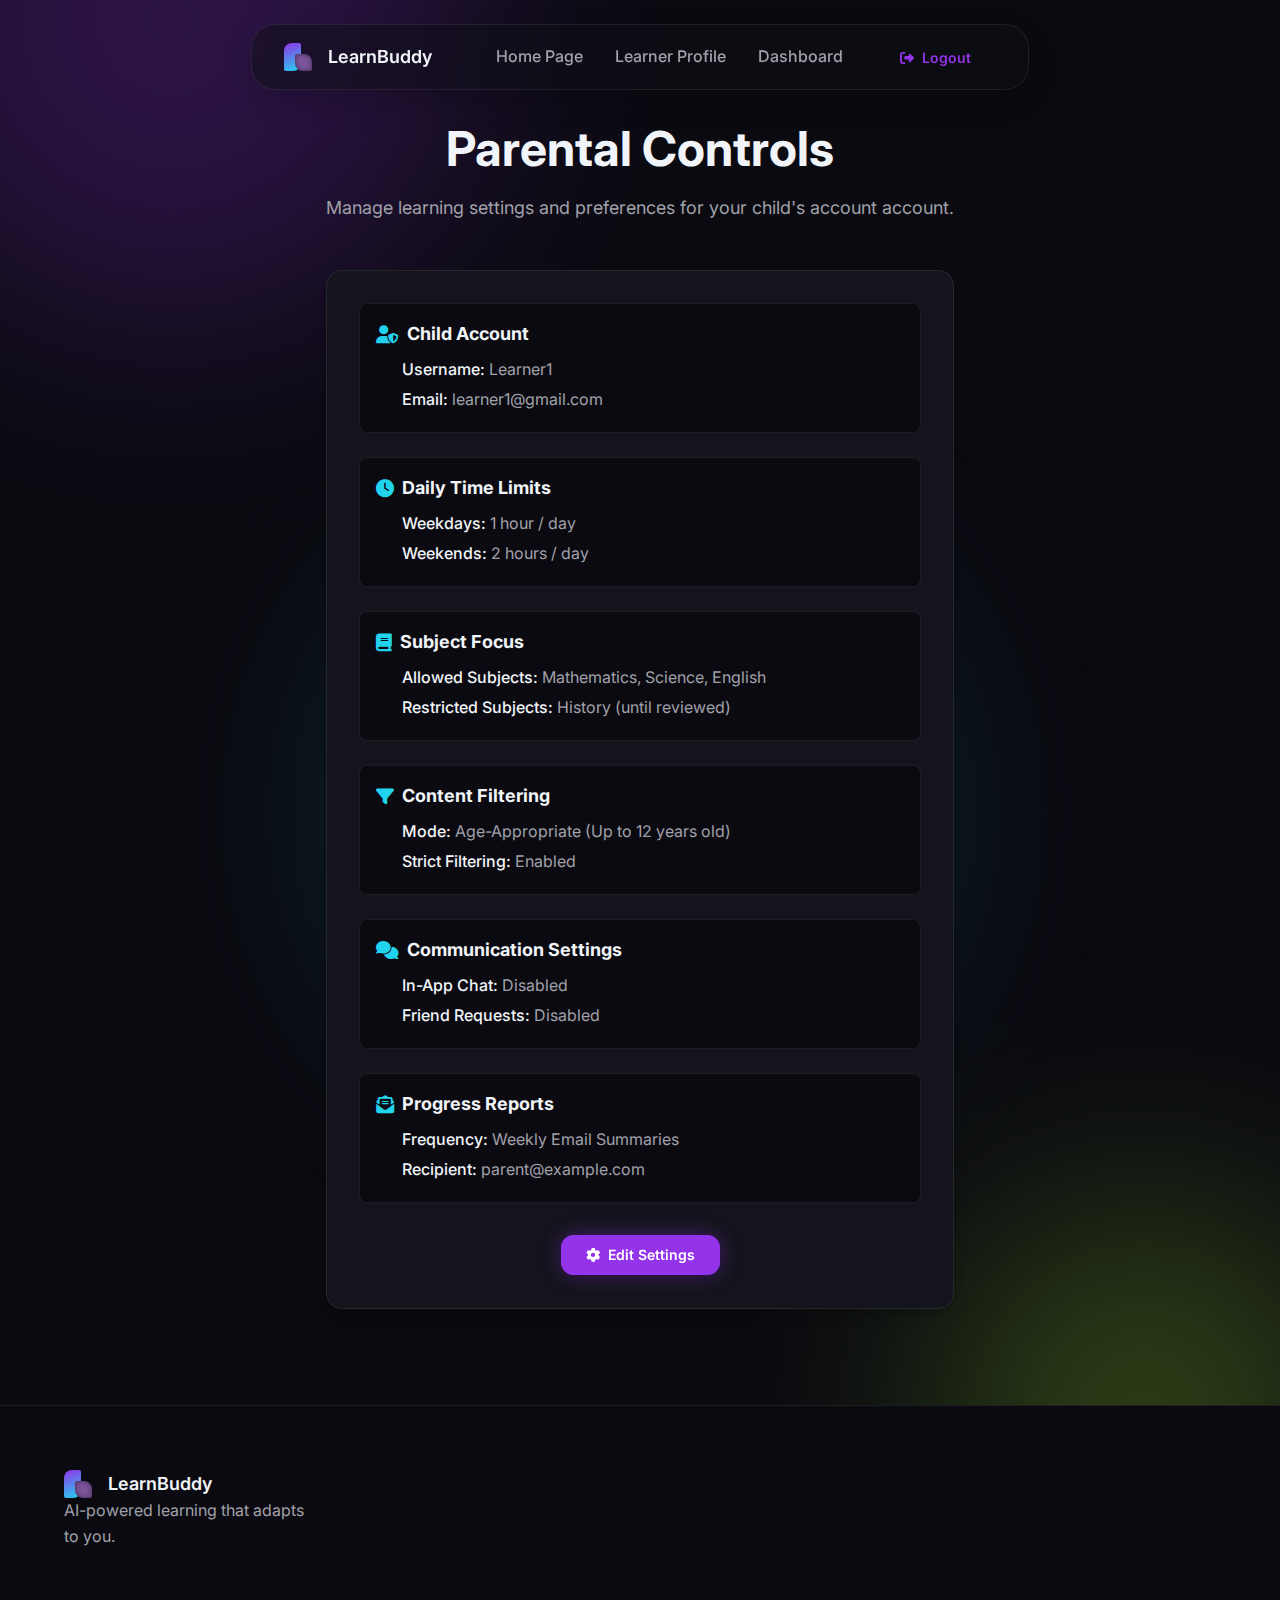
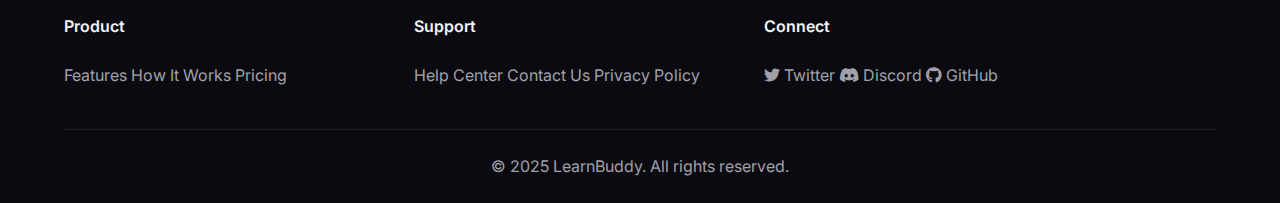
<file: learnbuddy-frontend/parental-control.html>
<!DOCTYPE html>
<html lang="en">

<head>
    <meta charset="UTF-8">
    <meta name="viewport" content="width=device-width, initial-scale=1.0">
    <title>Parental Controls - LearnBuddy</title>
    <link rel="stylesheet" href="css/index2.css">
    <link href="https://fonts.googleapis.com/css2?family=Inter:wght@300;400;500;600;700;800&display=swap"
        rel="stylesheet">
    <link rel="stylesheet" href="https://cdnjs.cloudflare.com/ajax/libs/font-awesome/6.1.1/css/all.min.css">
    <!-- Favicon -->
    <link rel="apple-touch-icon" sizes="180x180" href="./favicon_io/apple-touch-icon.png">
    <link rel="icon" type="image/png" sizes="32x32" href="/favicon_io/favicon-32x32.png">
    <link rel="icon" type="image/png" sizes="16x16" href="/favicon_io/favicon-16x16.png">
    <link rel="manifest" href="/favicon_io/site.webmanifest">
    <link rel="shortcut icon" href="/favicon_io/favicon.ico">
    <meta name="theme-color" content="#ffffff">
</head>

<body>

    <!-- Floating Navigation -->
    <div class="navbar-container">
        <nav class="navbar">
            <div class="nav-container">
                <a href="index.html" class="nav-logo">
                    <div class="logo-icon-v5">
                        <div class="shape1"></div>
                        <div class="shape2"></div>
                    </div>
                    <span>LearnBuddy</span>
                </a>
                <div class="nav-menu">
                    <a href="index.html" class="nav-link">Home Page</a>
                    <a href="profile.html" class="nav-link">Learner Profile</a>
                    <a href="app.html" class="nav-link">Dashboard</a>
                    <a href="auth.html">
                        <button id="logout-btn" class="btn btn-outline-v5" style="margin-left: auto;"><i class="fas fa-sign-out-alt"></i>Logout</button>
                    </a>
                </div>
            </div>
        </nav>
    </div>

    <!-- Main Content Area -->
    <section class="page-main-content">
        <div class="aurora-background-v5">
            <div class="aurora-shape aurora-1"></div>
            <div class="aurora-shape aurora-2"></div>
            <div class="aurora-shape aurora-3"></div>
        </div>
        <div class="container">
            <h1 class="page-header-title">Parental Controls</h1>
            <p class="page-header-subtitle">Manage learning settings and preferences for your child's account account.</p>

            <div class="settings-display-container">
                <div class="settings-group">
                    <h4><i class="fas fa-user-shield"></i> Child Account</h4>
                    <p><strong>Username:</strong> <span id="profile-username">Learner1</span></p>
                        <p><strong>Email:</strong> <span id="profile-email">learner1@gmail.com</span></p>
                </div>

                <div class="settings-group">
                    <h4><i class="fas fa-clock"></i> Daily Time Limits</h4>
                    <p><strong>Weekdays:</strong> 1 hour / day</p>
                    <p><strong>Weekends:</strong> 2 hours / day</p>
                </div>

                <div class="settings-group">
                    <h4><i class="fas fa-book"></i> Subject Focus</h4>
                    <p><strong>Allowed Subjects:</strong> Mathematics, Science, English</p>
                    <p><strong>Restricted Subjects:</strong> History (until reviewed)</p>
                </div>

                <div class="settings-group">
                    <h4><i class="fas fa-filter"></i> Content Filtering</h4>
                    <p><strong>Mode:</strong> Age-Appropriate (Up to 12 years old)</p>
                    <p><strong>Strict Filtering:</strong> Enabled</p>
                </div>

                <div class="settings-group">
                    <h4><i class="fas fa-comments"></i> Communication Settings</h4>
                    <p><strong>In-App Chat:</strong> Disabled</p>
                    <p><strong>Friend Requests:</strong> Disabled</p>
                </div>

                <div class="settings-group">
                    <h4><i class="fas fa-envelope-open-text"></i> Progress Reports</h4>
                    <p><strong>Frequency:</strong> Weekly Email Summaries</p>
                    <p><strong>Recipient:</strong> parent@example.com</p>
                </div>
                
                <div class="form-actions" style="margin-top: var(--spacing-xl); justify-content: center;">
                     <a href="edit-parental-control.html" class="btn btn-primary">
                        <i class="fas fa-cog"></i> Edit Settings
                    </a>
                </div>
            </div>
        </div>
    </section>

    <!-- Footer -->
    <footer class="footer">
        <div class="container">
            <div class="footer-content">
                <div class="footer-brand">
                    <a href="index.html" class="nav-logo">
                         <div class="logo-icon-v5">
                            <div class="shape1"></div>
                            <div class="shape2"></div>
                        </div>
                        <span>LearnBuddy</span>
                    </a>
                    <p>AI-powered learning that adapts to you.</p>
                </div>
                <div class="footer-links">
                    <div class="footer-section">
                        <h4>Product</h4>
                        <a href="index.html#features-v3">Features</a>
                        <a href="index.html#how-it-works">How It Works</a>
                        <a href="#">Pricing</a>
                    </div>
                    <div class="footer-section">
                        <h4>Support</h4>
                        <a href="#">Help Center</a>
                        <a href="#">Contact Us</a>
                        <a href="#">Privacy Policy</a>
                    </div>
                    <div class="footer-section">
                        <h4>Connect</h4>
                        <a href="#"><i class="fab fa-twitter"></i> Twitter</a>
                        <a href="#"><i class="fab fa-discord"></i> Discord</a>
                        <a href="#"><i class="fab fa-github"></i> GitHub</a>
                    </div>
                </div>
            </div>
            <div class="footer-bottom">
                <p>© 2025 LearnBuddy. All rights reserved.</p>
            </div>
        </div>
    </footer>

    <script src="js/app.js">
    </script>
</body>

</html>
</file>
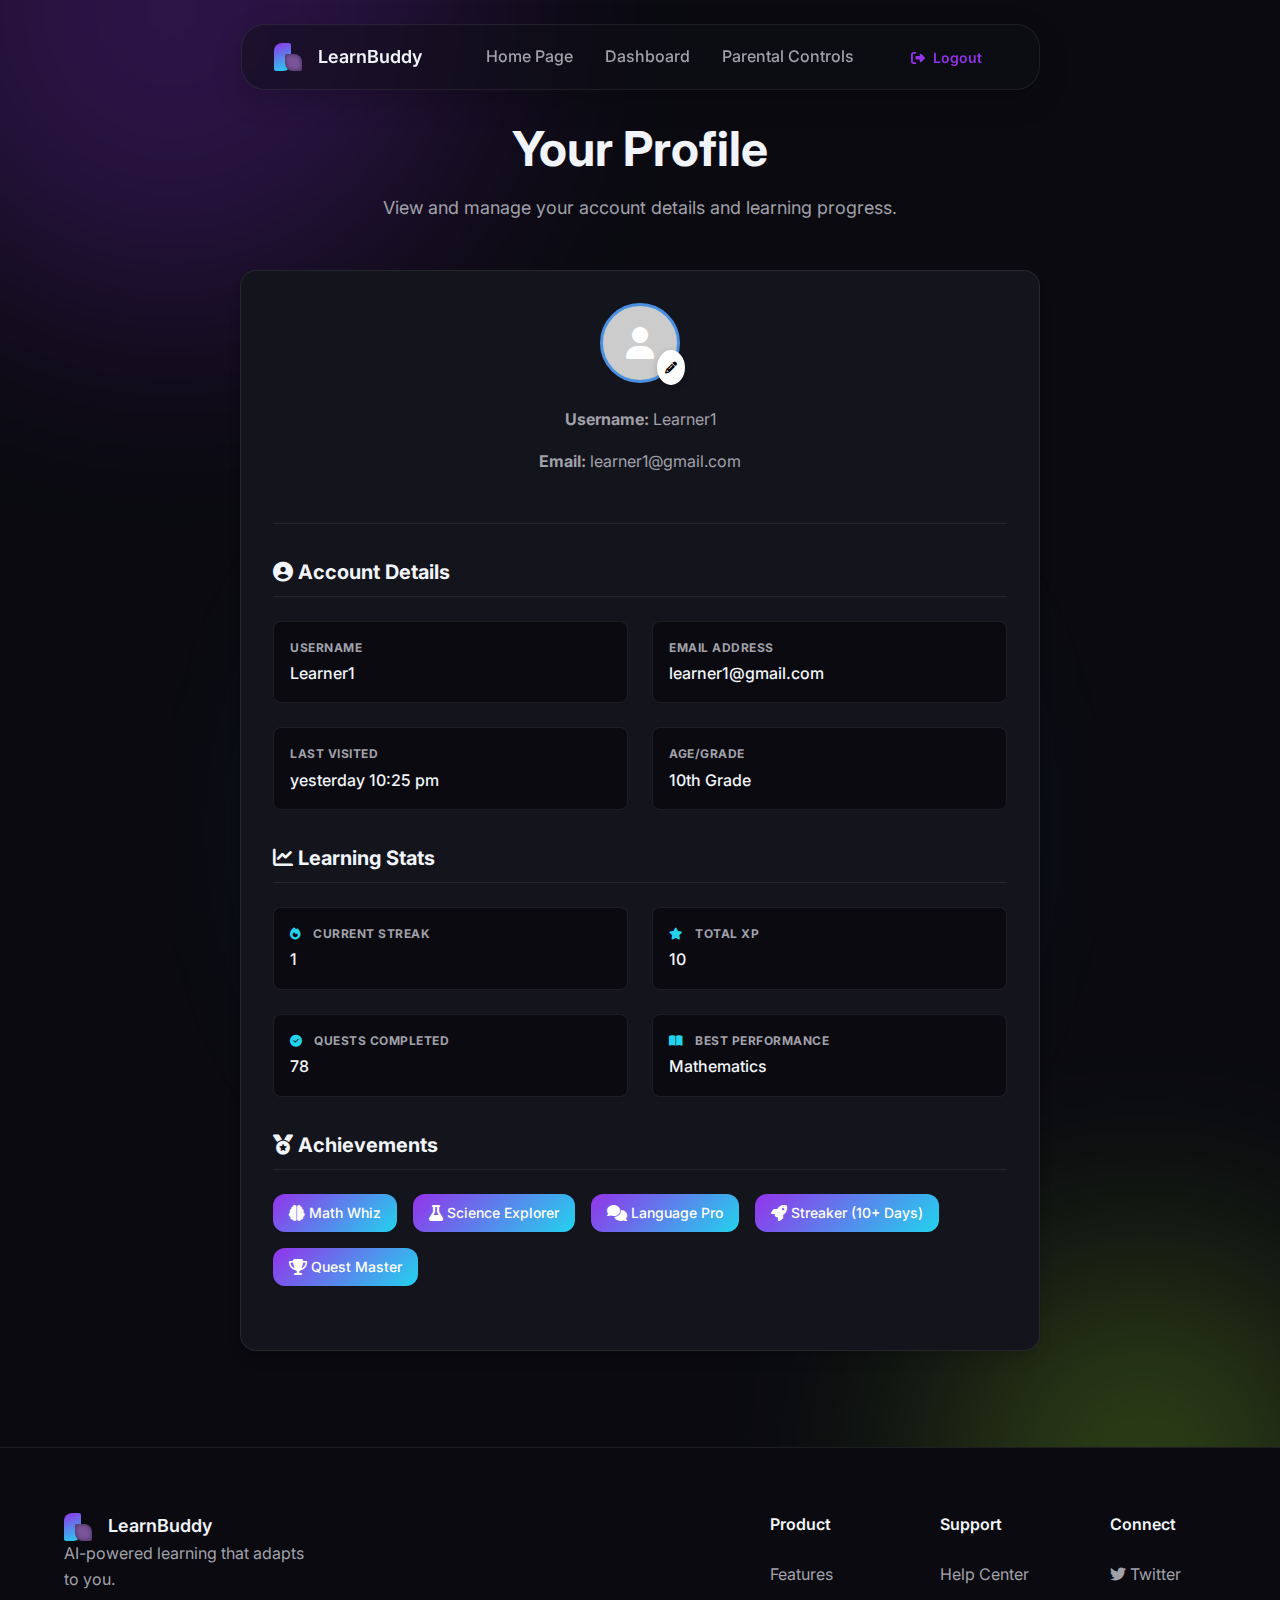
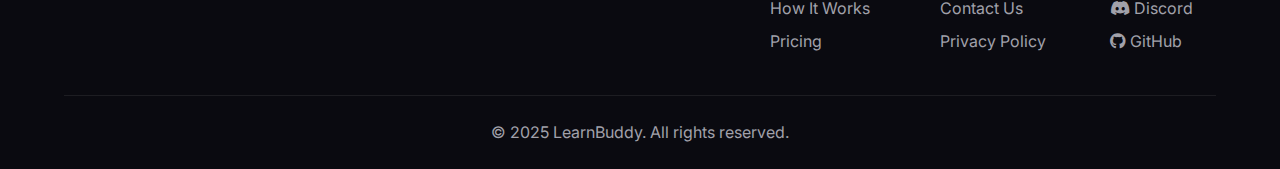
<file: learnbuddy-frontend/profile.html>
<!DOCTYPE html>
<html lang="en">

<head>
    <meta charset="UTF-8">
    <meta name="viewport" content="width=device-width, initial-scale=1.0">
    <title>My Profile - LearnBuddy</title>
    <link rel="stylesheet" href="css/index2.css">
    <link href="https://fonts.googleapis.com/css2?family=Inter:wght@300;400;500;600;700;800&display=swap"
        rel="stylesheet">
    <link rel="stylesheet" href="https://cdnjs.cloudflare.com/ajax/libs/font-awesome/6.1.1/css/all.min.css">
    <!-- Favicon -->
    <link rel="apple-touch-icon" sizes="180x180" href="./favicon_io/apple-touch-icon.png">
    <link rel="icon" type="image/png" sizes="32x32" href="/favicon_io/favicon-32x32.png">
    <link rel="icon" type="image/png" sizes="16x16" href="/favicon_io/favicon-16x16.png">
    <link rel="manifest" href="/favicon_io/site.webmanifest">
    <link rel="shortcut icon" href="/favicon_io/favicon.ico">
    <meta name="theme-color" content="#ffffff">
</head>

<body>

    <!-- Floating Navigation -->
    <div class="navbar-container">
        <nav class="navbar">
            <div class="nav-container">
                <a href="index.html" class="nav-logo">
                    <div class="logo-icon-v5">
                        <div class="shape1"></div>
                        <div class="shape2"></div>
                    </div>
                    <span>LearnBuddy</span>
                </a>
                <div class="nav-menu">
                    <a href="index.html" class="nav-link">Home Page</a>
                    <a href="app.html" class="nav-link">Dashboard</a>
                    <a href="parental-control.html" class="nav-link">Parental Controls</a> 
                    <a href="auth.html">
                        <button id="logout-btn" class="btn btn-outline-v5" style="margin-left: auto;"><i class="fas fa-sign-out-alt"></i>Logout</button>
                    </a> 
                </div>
                 <!-- Add a mobile menu toggle here if implementing for smaller screens -->
            </div>
        </nav>
    </div>

    <!-- Main Content Area -->
    <section class="page-main-content">
        <div class="aurora-background-v5">
            <div class="aurora-shape aurora-1"></div>
            <div class="aurora-shape aurora-2"></div>
            <div class="aurora-shape aurora-3"></div>
        </div>
        <div class="container">
            <h1 class="page-header-title">Your Profile</h1>
            <p class="page-header-subtitle">View and manage your account details and learning progress.</p>

            <div class="profile-container">
                <div class="profile-header">
                    <div class="profile-avatar">
                        <i class="fas fa-user"></i>

                        <!-- Hidden file input -->
                        <input type="file" id="avatar-upload" accept="image/*" hidden>

                        <!-- Pencil icon label to trigger file input -->
                        <label for="avatar-upload" class="edit-avatar">
                            <i class="fas fa-pencil-alt"></i>
                        </label>
                    </div>

                    <div class="profile-info">
                        <p><strong>Username:</strong> <span id="profile-username">Learner1</span></p>
                        <p><strong>Email:</strong> <span id="profile-email">learner1@gmail.com</span></p>
                    </div>
                </div>

                <div class="profile-section">
                    <h3><i class="fas fa-user-circle"></i> Account Details</h3>
                    <div class="profile-details-grid">
                        <div class="detail-item">
                            <strong>Username</strong>
                            <p><span id="account-username">Learner1</span></p>
                        </div>
                        <div class="detail-item">
                            <strong>Email Address</strong>
                            <p><span id="account-email">learner1@gmail.com</span></p>
                        </div>
                        <div class="detail-item">
                            <strong>Last Visited</strong>
                            <p><span id="last-login">yesterday 10:25 pm</span></p>

                        </div>
                        <div class="detail-item">
                            <strong>Age/Grade</strong>
                            <span>10th Grade</span>
                        </div>
                    </div>
                </div>

                <div class="profile-section">
                    <h3><i class="fas fa-chart-line"></i> Learning Stats</h3>
                    <div class="profile-details-grid">
                        <div class="detail-item">
                            <strong><i class="fas fa-fire"></i> Current Streak</strong>
                            <p><span id="streak-value">1</span></p>
                        </div>
                        <div class="detail-item">
                            <strong><i class="fas fa-star"></i> Total XP</strong>
                            <p><span id="xp-value">10</span></p>
                        </div>
                        <div class="detail-item">
                            <strong><i class="fas fa-check-circle"></i> Quests Completed</strong>
                            <span>78</span>
                        </div>
                         <div class="detail-item">
                            <strong><i class="fas fa-book-open"></i> Best Performance</strong>
                            <span>Mathematics</span>
                        </div>
                    </div>
                </div>

                <div class="profile-section">
                    <h3><i class="fas fa-medal"></i> Achievements</h3>
                    <div class="achievements-list">
                        <span class="achievement-badge"><i class="fas fa-brain"></i> Math Whiz</span>
                        <span class="achievement-badge"><i class="fas fa-flask"></i> Science Explorer</span>
                        <span class="achievement-badge"><i class="fas fa-comments"></i> Language Pro</span>
                        <span class="achievement-badge"><i class="fas fa-rocket"></i> Streaker (10+ Days)</span>
                        <span class="achievement-badge"><i class="fas fa-trophy"></i> Quest Master</span>
                    </div>
                </div>
            </div>
        </div>
    </section>

    <!-- Footer -->
    <footer class="footer">
        <div class="container">
            <div class="footer-content">
                <div class="footer-brand">
                    <a href="index.html" class="nav-logo">
                         <div class="logo-icon-v5">
                            <div class="shape1"></div>
                            <div class="shape2"></div>
                        </div>
                        <span>LearnBuddy</span>
                    </a>
                    <p>AI-powered learning that adapts to you.</p>
                </div>
                <div class="footer-links">
                    <div class="footer-section">
                        <h4>Product</h4>
                        <a href="index.html#features-v3">Features</a><br>
                        <a href="index.html#how-it-works">How It Works</a><br>
                        <a href="#">Pricing</a>
                    </div>
                    <div class="footer-section">
                        <h4>Support</h4>
                        <a href="#">Help Center</a><br>
                        <a href="#">Contact Us</a><br>
                        <a href="#">Privacy Policy</a><br>
                    </div>
                    <div class="footer-section">
                        <h4>Connect</h4>
                        <a href="#"><i class="fab fa-twitter"></i> Twitter</a><br>
                        <a href="#"><i class="fab fa-discord"></i> Discord</a><br>
                        <a href="#"><i class="fab fa-github"></i> GitHub</a><br>
                    </div>
                </div>
            </div>
            <div class="footer-bottom">
                <p>© 2025 LearnBuddy. All rights reserved.</p>
            </div>
        </div>
    </footer>

    <script src="js/app.js"></script>
</body>

</html>
</file>
<file: learnbuddy-frontend/css/style.css>
/* Reset and Base Styles */
* {
    margin: 0;
    padding: 0;
    box-sizing: border-box;
}

:root {
    /* Colors */
    --primary-color: #667eea;
    --primary-dark: #5a67d8;
    --primary-light: #7c3aed;
    --secondary-color: #764ba2;
    --accent-color: #f093fb;
    --success-color: #10b981;
    --warning-color: #f59e0b;
    --error-color: #ef4444;
    --dark-color: #1a202c;
    --light-color: #f7fafc;
    --gray-50: #f9fafb;
    --gray-100: #f3f4f6;
    --gray-200: #e5e7eb;
    --gray-300: #d1d5db;
    --gray-400: #9ca3af;
    --gray-500: #6b7280;
    --gray-600: #4b5563;
    --gray-700: #374151;
    --gray-800: #1f2937;
    --gray-900: #111827;

    /* Gradients */
    --gradient-primary: linear-gradient(135deg, #667eea 0%, #764ba2 100%);
    --gradient-secondary: linear-gradient(135deg, #f093fb 0%, #f5576c 100%);
    --gradient-hero: linear-gradient(135deg, #667eea 0%, #764ba2 50%, #f093fb 100%);
    --gradient-glass: linear-gradient(135deg, rgba(255, 255, 255, 0.1) 0%, rgba(255, 255, 255, 0.05) 100%);

    /* Spacing */
    --spacing-xs: 0.25rem;
    --spacing-sm: 0.5rem;
    --spacing-md: 1rem;
    --spacing-lg: 1.5rem;
    --spacing-xl: 2rem;
    --spacing-2xl: 3rem;
    --spacing-3xl: 4rem;

    /* Typography */
    --font-family: 'Inter', -apple-system, BlinkMacSystemFont, 'Segoe UI', Roboto, sans-serif;
    --font-size-xs: 0.75rem;
    --font-size-sm: 0.875rem;
    --font-size-base: 1rem;
    --font-size-lg: 1.125rem;
    --font-size-xl: 1.25rem;
    --font-size-2xl: 1.5rem;
    --font-size-3xl: 1.875rem;
    --font-size-4xl: 2.25rem;
    --font-size-5xl: 3rem;

    /* Border Radius */
    --border-radius-sm: 0.375rem;
    --border-radius-md: 0.5rem;
    --border-radius-lg: 0.75rem;
    --border-radius-xl: 1rem;
    --border-radius-2xl: 1.5rem;

    /* Shadows */
    --shadow-sm: 0 1px 2px 0 rgba(0, 0, 0, 0.05);
    --shadow-md: 0 4px 6px -1px rgba(0, 0, 0, 0.1), 0 2px 4px -1px rgba(0, 0, 0, 0.06);
    --shadow-lg: 0 10px 15px -3px rgba(0, 0, 0, 0.1), 0 4px 6px -2px rgba(0, 0, 0, 0.05);
    --shadow-xl: 0 20px 25px -5px rgba(0, 0, 0, 0.1), 0 10px 10px -5px rgba(0, 0, 0, 0.04);
    --shadow-2xl: 0 25px 50px -12px rgba(0, 0, 0, 0.25);
    --shadow-glow: 0 0 20px rgba(102, 126, 234, 0.3);

    /* Transitions */
    --transition-fast: 0.15s ease;
    --transition-normal: 0.3s ease;
    --transition-slow: 0.5s ease;
}

html {
    scroll-behavior: smooth;
}

body {
    font-family: var(--font-family);
    font-size: var(--font-size-base);
    line-height: 1.6;
    color: var(--gray-800);
    background-color: var(--light-color);
    -webkit-font-smoothing: antialiased;
    -moz-osx-font-smoothing: grayscale;
}

/* Container */
.container {
    max-width: 1200px;
    margin: 0 auto;
    padding: 0 var(--spacing-lg);
}

/* Helper Classes */
.hidden {
    display: none !important;
}

.active {
    display: block !important;
}

/* Buttons */
.btn {
    display: inline-flex;
    align-items: center;
    justify-content: center;
    gap: var(--spacing-sm);
    padding: var(--spacing-sm) var(--spacing-lg);
    border: none;
    border-radius: var(--border-radius-lg);
    font-family: inherit;
    font-size: var(--font-size-sm);
    font-weight: 500;
    text-decoration: none;
    cursor: pointer;
    transition: all var(--transition-normal);
    white-space: nowrap;
    position: relative;
    overflow: hidden;
}

.btn:disabled {
    opacity: 0.6;
    cursor: not-allowed;
    transform: none !important;
    box-shadow: none !important;
}

.btn:before {
    content: '';
    position: absolute;
    top: 0;
    left: -100%;
    width: 100%;
    height: 100%;
    background: linear-gradient(90deg, transparent, rgba(255, 255, 255, 0.2), transparent);
    transition: left var(--transition-slow);
}

.btn:hover:before {
    left: 100%;
}

.btn-primary {
    background: var(--gradient-primary);
    color: white;
    box-shadow: var(--shadow-md);
}

.btn-primary:hover:not(:disabled) {
    transform: translateY(-2px);
    box-shadow: var(--shadow-xl);
}

.btn-secondary {
    background: var(--gradient-secondary);
    color: white;
    box-shadow: var(--shadow-md);
}

.btn-secondary:hover:not(:disabled) {
    transform: translateY(-2px);
    box-shadow: var(--shadow-xl);
}

.btn-outline {
    background: white;
    color: var(--primary-color);
    border: 2px solid var(--primary-color);
}

.btn-outline:hover:not(:disabled) {
    background: var(--primary-color);
    color: white;
    transform: translateY(-2px);
}

.btn-large {
    padding: var(--spacing-lg) var(--spacing-2xl);
    font-size: var(--font-size-lg);
}

.btn-link {
    background: none;
    color: var(--primary-color);
    border: none;
    padding: 0;
    text-decoration: underline;
    cursor: pointer;
    transition: color var(--transition-fast);
}

.btn-link:hover {
    color: var(--primary-dark);
}

/* Navigation */
.navbar {
    position: fixed;
    top: 0;
    left: 0;
    right: 0;
    background: rgba(255, 255, 255, 0.95);
    backdrop-filter: blur(10px);
    border-bottom: 1px solid var(--gray-200);
    z-index: 1000;
    transition: all var(--transition-normal);
}

.navbar-auth {
    background: rgba(255, 255, 255, 0.98);
}

.nav-container {
    max-width: 1200px;
    margin: 0 auto;
    padding: 0 var(--spacing-lg);
    display: flex;
    align-items: center;
    justify-content: space-between;
    height: 70px;
}

.nav-logo {
    display: flex;
    align-items: center;
    gap: var(--spacing-sm);
    font-size: var(--font-size-xl);
    font-weight: 700;
    color: var(--primary-color);
    text-decoration: none;
    transition: transform var(--transition-fast);
}

.nav-logo:hover {
    transform: scale(1.05);
}

.nav-logo i {
    font-size: var(--font-size-2xl);
    background: var(--gradient-primary);
    -webkit-background-clip: text;
    -webkit-text-fill-color: transparent;
    background-clip: text;
}

.nav-menu {
    display: flex;
    align-items: center;
    gap: var(--spacing-lg);
}

.nav-link {
    color: var(--gray-700);
    text-decoration: none;
    font-weight: 500;
    transition: color var(--transition-fast);
    position: relative;
}

.nav-link:hover {
    color: var(--primary-color);
}

.nav-link:after {
    content: '';
    position: absolute;
    bottom: -5px;
    left: 0;
    width: 0;
    height: 2px;
    background: var(--gradient-primary);
    transition: width var(--transition-normal);
}

.nav-link:hover:after {
    width: 100%;
}

.nav-btn {
    padding: var(--spacing-sm) var(--spacing-lg);
}

/* Hero Section */
.hero {
    position: relative;
    min-height: 100vh;
    display: flex;
    align-items: center;
    padding: 100px var(--spacing-lg) var(--spacing-3xl);
    overflow: hidden;
}

.hero-background {
    position: absolute;
    top: 0;
    left: 0;
    right: 0;
    bottom: 0;
    background: var(--gradient-hero);
    opacity: 0.1;
}

.floating-shapes {
    position: absolute;
    top: 0;
    left: 0;
    right: 0;
    bottom: 0;
    overflow: hidden;
}

.shape {
    position: absolute;
    border-radius: 50%;
    background: var(--gradient-primary);
    opacity: 0.1;
    animation: float 6s ease-in-out infinite;
}

.shape-1 {
    width: 100px;
    height: 100px;
    top: 20%;
    left: 10%;
    animation-delay: 0s;
}

.shape-2 {
    width: 150px;
    height: 150px;
    top: 60%;
    right: 15%;
    animation-delay: 2s;
}

.shape-3 {
    width: 80px;
    height: 80px;
    top: 10%;
    right: 30%;
    animation-delay: 4s;
}

.shape-4 {
    width: 120px;
    height: 120px;
    bottom: 20%;
    left: 20%;
    animation-delay: 1s;
}

.shape-5 {
    width: 90px;
    height: 90px;
    bottom: 10%;
    right: 10%;
    animation-delay: 3s;
}

@keyframes float {

    0%,
    100% {
        transform: translateY(0px) rotate(0deg);
    }

    50% {
        transform: translateY(-20px) rotate(180deg);
    }
}

.hero-content {
    max-width: 1200px;
    margin: 0 auto;
    display: grid;
    grid-template-columns: 1fr 1fr;
    gap: var(--spacing-3xl);
    align-items: center;
    position: relative;
    z-index: 1;
}

.hero-title {
    font-size: var(--font-size-5xl);
    font-weight: 700;
    line-height: 1.2;
    margin-bottom: var(--spacing-lg);
}

.gradient-text {
    background: var(--gradient-primary);
    -webkit-background-clip: text;
    -webkit-text-fill-color: transparent;
    background-clip: text;
}

.hero-subtitle {
    font-size: var(--font-size-xl);
    color: var(--gray-600);
    margin-bottom: var(--spacing-2xl);
    line-height: 1.6;
}

.hero-actions {
    display: flex;
    gap: var(--spacing-lg);
    flex-wrap: wrap;
}

.hero-visual {
    display: flex;
    justify-content: center;
    align-items: center;
}

.learning-card {
    background: white;
    border-radius: var(--border-radius-2xl);
    padding: var(--spacing-xl);
    box-shadow: var(--shadow-2xl);
    max-width: 300px;
    animation: cardFloat 4s ease-in-out infinite;
    border: 1px solid var(--gray-200);
}

@keyframes cardFloat {

    0%,
    100% {
        transform: translateY(0px);
    }

    50% {
        transform: translateY(-10px);
    }
}

.card-header {
    display: flex;
    align-items: center;
    gap: var(--spacing-md);
    margin-bottom: var(--spacing-lg);
}

.user-avatar {
    width: 40px;
    height: 40px;
    border-radius: 50%;
    background: var(--gradient-primary);
    display: flex;
    align-items: center;
    justify-content: center;
    color: white;
}

.user-info h4 {
    font-size: var(--font-size-lg);
    margin-bottom: var(--spacing-xs);
}

.user-info p {
    color: var(--gray-500);
    font-size: var(--font-size-sm);
}

.xp-badge {
    background: var(--gradient-secondary);
    color: white;
    padding: var(--spacing-xs) var(--spacing-sm);
    border-radius: var(--border-radius-md);
    font-size: var(--font-size-sm);
    font-weight: 600;
    margin-left: auto;
}

.card-content {
    text-align: center;
    margin-bottom: var(--spacing-lg);
}

.progress-ring {
    position: relative;
    display: inline-block;
}

.progress-circle {
    transform: rotate(-90deg);
    transform-origin: center;
    transition: stroke-dashoffset 1s ease;
}

.ring-text {
    position: absolute;
    top: 50%;
    left: 50%;
    transform: translate(-50%, -50%);
    text-align: center;
}

.percentage {
    font-size: var(--font-size-2xl);
    font-weight: 700;
    color: var(--primary-color);
    display: block;
}

.label {
    font-size: var(--font-size-sm);
    color: var(--gray-500);
}

.card-footer {
    text-align: center;
}

.streak-info {
    display: flex;
    align-items: center;
    justify-content: center;
    gap: var(--spacing-sm);
    color: var(--warning-color);
    font-weight: 600;
}

/* Features Section */
.features {
    padding: var(--spacing-3xl) 0;
    background: var(--gray-50);
}

.section-header {
    text-align: center;
    margin-bottom: var(--spacing-3xl);
}

.section-header h2 {
    font-size: var(--font-size-4xl);
    font-weight: 700;
    margin-bottom: var(--spacing-md);
    color: var(--gray-900);
}

.section-header p {
    font-size: var(--font-size-xl);
    color: var(--gray-600);
}

.features-grid {
    display: grid;
    grid-template-columns: repeat(auto-fit, minmax(300px, 1fr));
    gap: var(--spacing-xl);
}

.feature-card {
    background: white;
    padding: var(--spacing-xl);
    border-radius: var(--border-radius-xl);
    box-shadow: var(--shadow-md);
    text-align: center;
    transition: transform var(--transition-normal), box-shadow var(--transition-normal);
    border: 1px solid var(--gray-200);
}

.feature-card:hover {
    transform: translateY(-5px);
    box-shadow: var(--shadow-xl);
}

.feature-icon {
    width: 80px;
    height: 80px;
    border-radius: 50%;
    background: var(--gradient-primary);
    display: flex;
    align-items: center;
    justify-content: center;
    margin: 0 auto var(--spacing-lg);
    color: white;
    font-size: var(--font-size-2xl);
}

.feature-card h3 {
    font-size: var(--font-size-xl);
    font-weight: 600;
    margin-bottom: var(--spacing-md);
    color: var(--gray-900);
}

.feature-card p {
    color: var(--gray-600);
    line-height: 1.6;
}

/* About Section */
.about {
    padding: var(--spacing-3xl) 0;
}

.about-content {
    display: grid;
    grid-template-columns: 1fr 1fr;
    gap: var(--spacing-3xl);
    align-items: center;
}

.about-text h2 {
    font-size: var(--font-size-4xl);
    font-weight: 700;
    margin-bottom: var(--spacing-lg);
    color: var(--gray-900);
}

.about-text p {
    font-size: var(--font-size-lg);
    color: var(--gray-600);
    margin-bottom: var(--spacing-xl);
    line-height: 1.7;
}

.stats {
    display: grid;
    grid-template-columns: repeat(3, 1fr);
    gap: var(--spacing-lg);
}

.stat {
    text-align: center;
}

.stat h3 {
    font-size: var(--font-size-3xl);
    font-weight: 700;
    color: var(--primary-color);
    margin-bottom: var(--spacing-sm);
}

.stat p {
    color: var(--gray-600);
    font-weight: 500;
}

.dashboard-preview {
    background: white;
    border-radius: var(--border-radius-xl);
    box-shadow: var(--shadow-xl);
    overflow: hidden;
    animation: dashboardFloat 3s ease-in-out infinite;
}

@keyframes dashboardFloat {

    0%,
    100% {
        transform: translateY(0px);
    }

    50% {
        transform: translateY(-8px);
    }
}

.dashboard-header {
    background: var(--gradient-primary);
    color: white;
    padding: var(--spacing-lg);
    display: flex;
    justify-content: space-between;
    align-items: center;
}

.dashboard-title {
    font-weight: 600;
}

.dashboard-controls {
    display: flex;
    gap: var(--spacing-sm);
}

.control {
    width: 12px;
    height: 12px;
    border-radius: 50%;
    background: rgba(255, 255, 255, 0.3);
    cursor: pointer;
    transition: background var(--transition-fast);
}

.control.active {
    background: white;
}

.dashboard-content {
    padding: var(--spacing-lg);
    display: flex;
    flex-direction: column;
    gap: var(--spacing-md);
}

.mini-card {
    display: flex;
    align-items: center;
    gap: var(--spacing-md);
    padding: var(--spacing-md);
    background: var(--gray-50);
    border-radius: var(--border-radius-lg);
}

.mini-icon {
    font-size: var(--font-size-xl);
}

.mini-text h4 {
    font-size: var(--font-size-sm);
    font-weight: 600;
    margin-bottom: var(--spacing-xs);
}

.mini-text p {
    font-size: var(--font-size-xs);
    color: var(--gray-500);
}

/* CTA Section */
.cta {
    padding: var(--spacing-3xl) 0;
    background: var(--gradient-primary);
    color: white;
    text-align: center;
}

.cta-content h2 {
    font-size: var(--font-size-4xl);
    font-weight: 700;
    margin-bottom: var(--spacing-lg);
}

.cta-content p {
    font-size: var(--font-size-xl);
    margin-bottom: var(--spacing-xl);
    opacity: 0.9;
}

.cta .btn-primary {
    background: white;
    color: var(--primary-color);
}

.cta .btn-primary:hover {
    background: var(--gray-100);
}

/* Footer */
.footer {
    background: var(--gray-900);
    color: white;
    padding: var(--spacing-3xl) 0 var(--spacing-lg);
}

.footer-content {
    display: grid;
    grid-template-columns: 1fr 2fr;
    gap: var(--spacing-3xl);
    margin-bottom: var(--spacing-xl);
}

.footer-brand {
    display: flex;
    flex-direction: column;
    gap: var(--spacing-md);
}

.footer-logo {
    display: flex;
    align-items: center;
    gap: var(--spacing-sm);
    font-size: var(--font-size-xl);
    font-weight: 700;
}

.footer-logo i {
    font-size: var(--font-size-2xl);
    background: var(--gradient-primary);
    -webkit-background-clip: text;
    -webkit-text-fill-color: transparent;
    background-clip: text;
}

.footer-brand p {
    color: var(--gray-400);
}

.footer-links {
    display: grid;
    grid-template-columns: repeat(3, 1fr);
    gap: var(--spacing-xl);
}

.footer-section h4 {
    font-size: var(--font-size-lg);
    font-weight: 600;
    margin-bottom: var(--spacing-lg);
}

.footer-section a {
    display: block;
    color: var(--gray-400);
    text-decoration: none;
    margin-bottom: var(--spacing-sm);
    transition: color var(--transition-fast);
}

.footer-section a:hover {
    color: white;
}

.footer-bottom {
    border-top: 1px solid var(--gray-800);
    padding-top: var(--spacing-lg);
    text-align: center;
    color: var(--gray-400);
}

/* Auth Styles */
.auth-body {
    background: var(--gradient-hero);
    min-height: 100vh;
}

.auth-container {
    min-height: 100vh;
    display: flex;
    align-items: center;
    justify-content: center;
    padding: 100px var(--spacing-lg) var(--spacing-lg);
    position: relative;
}

.auth-background {
    position: absolute;
    top: 0;
    left: 0;
    right: 0;
    bottom: 0;
    overflow: hidden;
}

.auth-shapes {
    position: relative;
    width: 100%;
    height: 100%;
}

.auth-shape {
    position: absolute;
    border-radius: 50%;
    background: rgba(255, 255, 255, 0.1);
    animation: authFloat 8s ease-in-out infinite;
}

.auth-shape-1 {
    width: 200px;
    height: 200px;
    top: 10%;
    left: 10%;
    animation-delay: 0s;
}

.auth-shape-2 {
    width: 150px;
    height: 150px;
    top: 60%;
    right: 20%;
    animation-delay: 3s;
}

.auth-shape-3 {
    width: 100px;
    height: 100px;
    bottom: 20%;
    left: 60%;
    animation-delay: 6s;
}

@keyframes authFloat {

    0%,
    100% {
        transform: translateY(0px) rotate(0deg);
    }

    50% {
        transform: translateY(-30px) rotate(180deg);
    }
}

.auth-content {
    display: grid;
    grid-template-columns: 1.2fr 1fr;
    gap: var(--spacing-3xl);
    max-width: 1000px;
    width: 100%;
    position: relative;
    z-index: 1;
}

.auth-card {
    background: rgba(255, 255, 255, 0.95);
    backdrop-filter: blur(20px);
    border-radius: var(--border-radius-2xl);
    padding: var(--spacing-3xl);
    box-shadow: var(--shadow-2xl);
    border: 1px solid rgba(255, 255, 255, 0.2);
}

.auth-header {
    text-align: center;
    margin-bottom: var(--spacing-2xl);
}

.auth-header h1 {
    font-size: var(--font-size-3xl);
    font-weight: 700;
    margin-bottom: var(--spacing-sm);
    color: var(--gray-900);
}

.auth-header p {
    color: var(--gray-600);
    font-size: var(--font-size-lg);
}

.auth-form {
    display: flex;
    flex-direction: column;
    gap: var(--spacing-lg);
}

.form-group {
    display: flex;
    flex-direction: column;
    gap: var(--spacing-sm);
}

.form-group label {
    font-weight: 600;
    color: var(--gray-700);
}

.input-wrapper {
    position: relative;
    display: flex;
    align-items: center;
}

.input-wrapper i.fa-user,
.input-wrapper i.fa-lock,
.input-wrapper i.fa-user-shield,
.input-wrapper i.fa-envelope {
    position: absolute;
    left: var(--spacing-md);
    color: var(--gray-400);
    z-index: 1;
}

.input-wrapper input {
    width: 100%;
    padding: var(--spacing-md) var(--spacing-md) var(--spacing-md) var(--spacing-3xl);
    border: 2px solid var(--gray-200);
    border-radius: var(--border-radius-lg);
    font-family: inherit;
    font-size: var(--font-size-base);
    background: white;
    transition: border-color var(--transition-fast), box-shadow var(--transition-fast);
}

.input-wrapper input:focus {
    outline: none;
    border-color: var(--primary-color);
    box-shadow: 0 0 0 3px rgba(102, 126, 234, 0.1);
}

.toggle-password {
    position: absolute;
    right: 0;
    background: none;
    border: none;
    color: var(--gray-400);
    cursor: pointer;
    padding: var(--spacing-md);
    transition: color var(--transition-fast);
}

.toggle-password:hover {
    color: var(--gray-600);
}

.btn-auth {
    padding: var(--spacing-md) var(--spacing-lg);
    font-size: var(--font-size-lg);
    margin-top: var(--spacing-md);
}

.auth-divider {
    text-align: center;
    position: relative;
    margin: var(--spacing-lg) 0;
}

.auth-divider:before {
    content: '';
    position: absolute;
    top: 50%;
    left: 0;
    right: 0;
    height: 1px;
    background: var(--gray-200);
}

.auth-divider span {
    background: white;
    padding: 0 var(--spacing-md);
    color: var(--gray-500);
    position: relative;
    z-index: 1;
}

.auth-switch {
    text-align: center;
    color: var(--gray-600);
}

.auth-switch p {
    margin-bottom: var(--spacing-sm);
}

.loading-spinner {
    text-align: center;
    padding: var(--spacing-lg);
}

.spinner {
    width: 40px;
    height: 40px;
    border: 4px solid var(--gray-200);
    border-top: 4px solid var(--primary-color);
    border-radius: 50%;
    animation: spin 1s linear infinite;
    margin: 0 auto var(--spacing-md);
}

@keyframes spin {
    0% {
        transform: rotate(0deg);
    }

    100% {
        transform: rotate(360deg);
    }
}

.error-message,
.success-message {
    display: flex;
    align-items: center;
    gap: var(--spacing-sm);
    padding: var(--spacing-md);
    border-radius: var(--border-radius-lg);
    margin-top: var(--spacing-md);
    animation: fadeIn 0.5s ease;
}

.error-message {
    background: rgba(239, 68, 68, 0.1);
    color: var(--error-color);
    border: 1px solid rgba(239, 68, 68, 0.2);
}

.success-message {
    background: rgba(16, 185, 129, 0.1);
    color: var(--success-color);
    border: 1px solid rgba(16, 185, 129, 0.2);
}

.auth-features {
    background: rgba(255, 255, 255, 0.1);
    backdrop-filter: blur(20px);
    border-radius: var(--border-radius-2xl);
    padding: var(--spacing-2xl);
    color: white;
    border: 1px solid rgba(255, 255, 255, 0.2);
}

.auth-features h3 {
    font-size: var(--font-size-2xl);
    font-weight: 700;
    margin-bottom: var(--spacing-xl);
    text-align: center;
}

.feature-list {
    display: flex;
    flex-direction: column;
    gap: var(--spacing-lg);
}

.feature-item {
    display: flex;
    align-items: center;
    gap: var(--spacing-md);
    padding: var(--spacing-md);
    background: rgba(255, 255, 255, 0.1);
    border-radius: var(--border-radius-lg);
    backdrop-filter: blur(10px);
}

.feature-item i {
    font-size: var(--font-size-xl);
    color: var(--accent-color);
}

/* App Styles */
.app-body {
    background: var(--gray-50);
    min-height: 100vh;
}

.app-header {
    background: white;
    border-bottom: 1px solid var(--gray-200);
    box-shadow: var(--shadow-sm);
    position: sticky;
    top: 0;
    z-index: 100;
}

.header-content {
    max-width: 1400px;
    margin: 0 auto;
    padding: var(--spacing-md) var(--spacing-xl);
    display: flex;
    justify-content: space-between;
    align-items: center;
}

.header-left {
    display: flex;
    align-items: center;
    gap: var(--spacing-xl);
}

.app-logo {
    display: flex;
    align-items: center;
    gap: var(--spacing-sm);
    font-size: var(--font-size-xl);
    font-weight: 700;
    color: var(--primary-color);
}

.app-logo i {
    font-size: var(--font-size-2xl);
    background: var(--gradient-primary);
    -webkit-background-clip: text;
    -webkit-text-fill-color: transparent;
    background-clip: text;
}

.user-greeting h2 {
    font-size: var(--font-size-xl);
    font-weight: 600;
}

.user-greeting p {
    color: var(--gray-500);
}

.header-right {
    display: flex;
    align-items: center;
    gap: var(--spacing-xl);
}

.user-stats {
    display: flex;
    gap: var(--spacing-lg);
}

.stat-item {
    display: flex;
    align-items: center;
    gap: var(--spacing-sm);
}

.stat-item i {
    font-size: var(--font-size-2xl);
    color: var(--gray-400);
}

.stat-item .fa-fire {
    color: var(--warning-color);
}

.stat-item .fa-star {
    color: var(--accent-color);
}

.stat-info .stat-value {
    font-size: var(--font-size-lg);
    font-weight: 700;
    color: var(--gray-800);
}

.stat-info .stat-label {
    font-size: var(--font-size-xs);
    color: var(--gray-500);
}

/* App Main Content */
.app-main {
    max-width: 1400px;
    margin: 0 auto;
    padding: var(--spacing-xl);
}

.view {
    display: none;
    animation: fadeIn 0.5s ease;
}

.view.active {
    display: block;
}

@keyframes fadeIn {
    from {
        opacity: 0;
        transform: translateY(10px);
    }

    to {
        opacity: 1;
        transform: translateY(0);
    }
}

.dashboard-grid {
    display: grid;
    grid-template-columns: 2fr 1fr;
    grid-template-areas:
        "quest progress"
        "quest achievements";
    gap: var(--spacing-xl);
}

.quest-card {
    grid-area: quest;
    background: white;
    border-radius: var(--border-radius-xl);
    box-shadow: var(--shadow-md);
    padding: var(--spacing-xl);
    display: flex;
    flex-direction: column;
}

.quest-header {
    display: flex;
    justify-content: space-between;
    align-items: center;
    margin-bottom: var(--spacing-lg);
}

.quest-header h3 {
    font-size: var(--font-size-2xl);
}

.quest-difficulty {
    display: flex;
    align-items: center;
    gap: var(--spacing-sm);
    background: var(--gray-100);
    padding: var(--spacing-xs) var(--spacing-md);
    border-radius: var(--border-radius-lg);
    color: var(--gray-600);
    font-weight: 500;
}

.quest-difficulty i {
    color: var(--primary-color);
}

.quest-content {
    flex-grow: 1;
    display: flex;
    align-items: center;
    justify-content: center;
    text-align: center;
    background: var(--gray-50);
    border-radius: var(--border-radius-lg);
    padding: var(--spacing-2xl);
    margin-bottom: var(--spacing-xl);
}

.quest-placeholder i {
    font-size: var(--font-size-4xl);
    color: var(--primary-color);
    margin-bottom: var(--spacing-lg);
}

.quest-placeholder h4 {
    font-size: var(--font-size-xl);
    margin-bottom: var(--spacing-sm);
}

.quest-placeholder p {
    color: var(--gray-500);
    max-width: 300px;
    margin: 0 auto;
}

.quest-actions {
    text-align: center;
}

.progress-card {
    grid-area: progress;
    background: white;
    border-radius: var(--border-radius-xl);
    box-shadow: var(--shadow-md);
    padding: var(--spacing-xl);
    text-align: center;
}

.progress-card h3 {
    font-size: var(--font-size-xl);
    margin-bottom: var(--spacing-lg);
}

.progress-ring-container {
    position: relative;
    display: inline-block;
    margin-bottom: var(--spacing-lg);
}

.progress-text {
    position: absolute;
    top: 50%;
    left: 50%;
    transform: translate(-50%, -50%);
}

.progress-percentage {
    font-size: var(--font-size-2xl);
    font-weight: 700;
}

.progress-label {
    font-size: var(--font-size-sm);
    color: var(--gray-500);
    display: block;
}

.progress-stats {
    display: flex;
    justify-content: space-around;
}

.progress-stat .stat-number {
    font-size: var(--font-size-xl);
    font-weight: 700;
    display: block;
}

.progress-stat .stat-name {
    font-size: var(--font-size-sm);
    color: var(--gray-500);
}

.achievements-card {
    grid-area: achievements;
    background: white;
    border-radius: var(--border-radius-xl);
    box-shadow: var(--shadow-md);
    padding: var(--spacing-xl);
}

.achievements-card h3 {
    font-size: var(--font-size-xl);
    margin-bottom: var(--spacing-lg);
}

.achievements-list {
    display: flex;
    flex-direction: column;
    gap: var(--spacing-md);
    max-height: 200px;
    overflow-y: auto;
}

.achievement-placeholder {
    text-align: center;
    color: var(--gray-400);
    padding: var(--spacing-lg);
}

/* Question View */
.question-container {
    max-width: 800px;
    margin: 0 auto;
}

.question-header {
    display: flex;
    justify-content: space-between;
    align-items: center;
    margin-bottom: var(--spacing-lg);
}

.question-info {
    display: flex;
    align-items: center;
    gap: var(--spacing-md);
}

.question-number {
    font-weight: 500;
}

.difficulty-indicator {
    display: flex;
    align-items: center;
    gap: var(--spacing-sm);
    background: var(--gray-100);
    padding: var(--spacing-xs) var(--spacing-md);
    border-radius: var(--border-radius-lg);
}

.difficulty-indicator i {
    color: var(--primary-color);
}

.question-card {
    background: white;
    padding: var(--spacing-2xl);
    border-radius: var(--border-radius-xl);
    box-shadow: var(--shadow-lg);
}

.question-text {
    font-size: var(--font-size-2xl);
    margin-bottom: var(--spacing-xl);
    line-height: 1.5;
}

.answer-section textarea {
    width: 100%;
    padding: var(--spacing-md);
    border: 2px solid var(--gray-200);
    border-radius: var(--border-radius-lg);
    font-family: inherit;
    font-size: var(--font-size-base);
    transition: all var(--transition-fast);
}

.answer-section textarea:focus {
    outline: none;
    border-color: var(--primary-color);
    box-shadow: 0 0 0 3px rgba(102, 126, 234, 0.1);
}

.answer-actions {
    margin-top: var(--spacing-lg);
    display: flex;
    gap: var(--spacing-md);
}

.answer-feedback {
    margin-top: var(--spacing-xl);
    padding: var(--spacing-lg);
    border-radius: var(--border-radius-lg);
    border: 2px solid;
    animation: fadeIn 0.5s ease;
}

.answer-feedback.correct {
    background: rgba(16, 185, 129, 0.1);
    border-color: var(--success-color);
}

.answer-feedback.incorrect {
    background: rgba(239, 68, 68, 0.1);
    border-color: var(--error-color);
}

.feedback-content {
    display: flex;
    align-items: flex-start;
    gap: var(--spacing-md);
    margin-bottom: var(--spacing-md);
}

.feedback-icon {
    font-size: var(--font-size-2xl);
}

.feedback-icon.correct {
    color: var(--success-color);
}

.feedback-icon.incorrect {
    color: var(--error-color);
}

.feedback-text h4 {
    font-size: var(--font-size-xl);
}

.feedback-score {
    font-size: var(--font-size-sm);
    color: var(--gray-500);
    margin-top: var(--spacing-xs);
}

/* Loading Overlay & Modals */
.loading-overlay,
.modal {
    position: fixed;
    top: 0;
    left: 0;
    right: 0;
    bottom: 0;
    background: rgba(0, 0, 0, 0.5);
    z-index: 2000;
    display: flex;
    align-items: center;
    justify-content: center;
    backdrop-filter: blur(5px);
}

.loading-content {
    text-align: center;
    color: white;
}

.spinner-large {
    width: 60px;
    height: 60px;
    border: 6px solid rgba(255, 255, 255, 0.3);
    border-top: 6px solid white;
    border-radius: 50%;
    animation: spin 1s linear infinite;
    margin: 0 auto var(--spacing-md);
}

.modal-content {
    background: white;
    border-radius: var(--border-radius-xl);
    padding: var(--spacing-xl);
    max-width: 500px;
    width: 90%;
    box-shadow: var(--shadow-2xl);
    animation: fadeIn 0.3s ease;
}

.modal-header {
    display: flex;
    justify-content: space-between;
    align-items: center;
    margin-bottom: var(--spacing-lg);
}

.modal-header h3 {
    font-size: var(--font-size-xl);
}

.modal-close {
    background: none;
    border: none;
    font-size: var(--font-size-xl);
    cursor: pointer;
    color: var(--gray-400);
    transition: color var(--transition-fast);
}

.modal-close:hover {
    color: var(--gray-800);
}

.modal-body {
    margin-bottom: var(--spacing-xl);
    color: var(--gray-600);
}

.modal-footer {
    text-align: right;
}

/* Celebration Animation */
.celebration {
    position: fixed;
    top: 0;
    left: 0;
    width: 100%;
    height: 100%;
    z-index: 3000;
    pointer-events: none;
    display: flex;
    align-items: center;
    justify-content: center;
    flex-direction: column;
}

@keyframes celebrate {
    0% {
        opacity: 0;
        transform: scale(0.5) translateY(50px);
    }

    50% {
        opacity: 1;
        transform: scale(1.1) translateY(0);
    }

    100% {
        opacity: 0;
        transform: scale(1) translateY(-20px);
    }
}

.celebration-text {
    animation: celebrate 2s ease forwards;
    background: var(--gradient-primary);
    color: white;
    padding: var(--spacing-lg) var(--spacing-2xl);
    border-radius: var(--border-radius-2xl);
    text-align: center;
    box-shadow: var(--shadow-2xl);
}

.celebration-text h2 {
    font-size: var(--font-size-3xl);
}

/* Media Queries for Responsiveness */
@media (max-width: 992px) {
    .hero-content {
        grid-template-columns: 1fr;
        text-align: center;
    }

    .hero-visual {
        grid-row: 1;
        margin-bottom: var(--spacing-2xl);
    }

    .hero-actions {
        justify-content: center;
    }

    .about-content {
        grid-template-columns: 1fr;
    }

    .about-visual {
        margin-top: var(--spacing-2xl);
    }

    .auth-content {
        grid-template-columns: 1fr;
    }

    .auth-features {
        display: none;
    }

    .dashboard-grid {
        grid-template-columns: 1fr;
        grid-template-areas:
            "quest"
            "progress"
            "achievements";
    }
}

@media (max-width: 768px) {
    .nav-menu {
        display: none;
        /* Simplification for this project. A real one would have a mobile menu. */
    }

    .header-content {
        flex-direction: column;
        gap: var(--spacing-md);
        padding: var(--spacing-lg);
    }

    .header-right {
        width: 100%;
        justify-content: space-between;
    }
}
/* --- Admin Panel Styles --- */
.admin-body {
    background-color: var(--gray-100);
}

.admin-layout {
    display: flex;
    min-height: 100vh;
}

.admin-sidebar {
    width: 260px;
    background-color: var(--gray-900);
    color: white;
    display: flex;
    flex-direction: column;
    position: fixed;
    height: 100%;
    z-index: 10;
}

.sidebar-header {
    padding: var(--spacing-lg);
    border-bottom: 1px solid var(--gray-800);
}

.sidebar-header .nav-logo {
    color: white;
}

.admin-tag {
    background: var(--primary-color);
    color: white;
    font-size: var(--font-size-xs);
    padding: 3px 8px;
    border-radius: var(--border-radius-sm);
    font-weight: 600;
    margin-left: var(--spacing-sm);
}

.sidebar-nav {
    flex-grow: 1;
    display: flex;
    flex-direction: column;
    padding: var(--spacing-md) 0;
}

.sidebar-nav .nav-item {
    display: flex;
    align-items: center;
    gap: var(--spacing-md);
    padding: var(--spacing-md) var(--spacing-lg);
    color: var(--gray-300);
    text-decoration: none;
    font-weight: 500;
    transition: all var(--transition-fast);
}

.sidebar-nav .nav-item:hover {
    background-color: var(--gray-800);
    color: white;
}

.sidebar-nav .nav-item.active {
    background-color: var(--primary-color);
    color: white;
    font-weight: 600;
}

.nav-item-logout {
    margin-top: auto;
    border-top: 1px solid var(--gray-800);
}

.admin-main {
    margin-left: 260px;
    flex-grow: 1;
    padding: var(--spacing-2xl);
}

.admin-view {
    display: none;
}

.admin-view.active {
    display: block;
    animation: fadeIn 0.5s ease;
}

.admin-main h1 {
    font-size: var(--font-size-3xl);
    margin-bottom: var(--spacing-xl);
}

/* Dashboard Stats */
.admin-stats-grid {
    display: grid;
    grid-template-columns: repeat(auto-fit, minmax(250px, 1fr));
    gap: var(--spacing-xl);
    margin-bottom: var(--spacing-2xl);
}

.admin-stat-card {
    background: white;
    padding: var(--spacing-xl);
    border-radius: var(--border-radius-lg);
    box-shadow: var(--shadow-sm);
    display: flex;
    align-items: center;
    gap: var(--spacing-lg);
}

.admin-stat-card i {
    font-size: var(--font-size-3xl);
    color: var(--primary-color);
}

.admin-stat-card .stat-info span {
    font-size: var(--font-size-4xl);
    font-weight: 700;
    display: block;
}

.admin-stat-card .stat-info p {
    color: var(--gray-500);
}

.admin-chart-container {
    background: white;
    padding: var(--spacing-xl);
    border-radius: var(--border-radius-lg);
    box-shadow: var(--shadow-sm);
    height: 400px;
}

/* Tables */
.view-header {
    display: flex;
    justify-content: space-between;
    align-items: center;
    margin-bottom: var(--spacing-xl);
}

.admin-table-container {
    background: white;
    border-radius: var(--border-radius-lg);
    box-shadow: var(--shadow-sm);
    overflow-x: auto;
}

.admin-table {
    width: 100%;
    border-collapse: collapse;
}

.admin-table th,
.admin-table td {
    padding: var(--spacing-lg);
    text-align: left;
    border-bottom: 1px solid var(--gray-200);
}

.admin-table th {
    background-color: var(--gray-50);
    font-weight: 600;
    color: var(--gray-600);
}

.admin-table td .question-text-cell {
    max-width: 400px;
    white-space: nowrap;
    overflow: hidden;
    text-overflow: ellipsis;
}

.admin-table td button {
    background: none;
    border: none;
    cursor: pointer;
    font-size: var(--font-size-lg);
    margin-right: var(--spacing-md);
    color: var(--gray-400);
    transition: color var(--transition-fast);
}

.admin-table td .btn-edit:hover {
    color: var(--primary-color);
}

.admin-table td .btn-delete:hover {
    color: var(--error-color);
}

/* Admin Modal */
#question-modal .modal-content {
    max-width: 600px;
}

#question-modal textarea {
    width: 100%;
    font-family: inherit;
    font-size: 1rem;
    padding: var(--spacing-sm);
    border: 1px solid var(--gray-300);
    border-radius: var(--border-radius-md);
}

#question-modal input[type="number"] {
    width: 100%;
    font-family: inherit;
    font-size: 1rem;
    padding: var(--spacing-sm);
    border: 1px solid var(--gray-300);
    border-radius: var(--border-radius-md);
}
/* === Homepage Redesign Styles === */

/* --- General Enhancements --- */
body {
    background-color: #0c0a1a;
    /* Darker, modern background */
    color: var(--gray-200);
}

h1,
h2,
h3 {
    color: white;
}

.section-header h2{
    color: whitesmoke;
}
.section-header p {
    color: var(--gray-400);
    max-width: 600px;
    margin: 0 auto;
}

/* --- Hero Section Redesign --- */
.hero {
    min-height: 100vh;
    display: flex;
    align-items: center;
    position: relative;
    overflow: hidden;
    padding-top: 120px;
}

.hero-background {
    display: none;
    /* Hide old background */
}

/* New Aurora Background Animation */
.aurora-background {
    position: absolute;
    top: 50%;
    left: 50%;
    width: 1400px;
    height: 1400px;
    background: radial-gradient(circle, rgba(102, 126, 234, 0.3) 0%, rgba(118, 76, 162, 0.2) 30%, rgba(240, 147, 251, 0.1) 60%, transparent 80%);
    border-radius: 50%;
    transform: translate(-50%, -50%);
    animation: aurora-glow 20s infinite linear;
    z-index: 0;
}

@keyframes aurora-glow {
    from {
        transform: translate(-50%, -50%) rotate(0deg);
    }

    to {
        transform: translate(-50%, -50%) rotate(360deg);
    }
}

.hero-content {
    display: grid;
    grid-template-columns: 1fr 1fr;
    align-items: center;
    gap: var(--spacing-3xl);
    position: relative;
    z-index: 1;
}

.hero-title {
    font-size: 3.5rem;
    /* Larger, more impactful font */
    font-weight: 800;
    line-height: 1.2;
}

.hero-subtitle {
    font-size: var(--font-size-lg);
    color: var(--gray-300);
    margin: var(--spacing-lg) 0 var(--spacing-2xl);
    max-width: 500px;
}

.hero .btn-large {
    padding: var(--spacing-lg) var(--spacing-2xl);
    font-size: var(--font-size-lg);
}

/* Dynamic Floating Cards in Hero Visual */
.hero-visual {
    position: relative;
    height: 450px;
    perspective: 1000px;
    /* Enable 3D space */
}

.floating-card {
    position: absolute;
    display: flex;
    align-items: center;
    gap: var(--spacing-md);
    padding: var(--spacing-lg);
    background: rgba(255, 255, 255, 0.05);
    backdrop-filter: blur(15px);
    border: 1px solid rgba(255, 255, 255, 0.1);
    border-radius: var(--border-radius-xl);
    box-shadow: 0 8px 32px rgba(0, 0, 0, 0.2);
    font-weight: 500;
    color: white;
    animation: float-3d 10s infinite ease-in-out;
}

.floating-card i {
    color: var(--primary-light);
    font-size: 1.5rem;
}

.card-1 {
    top: 10%;
    left: 15%;
    animation-delay: 0s;
}

.card-2 {
    top: 25%;
    right: 5%;
    animation-delay: -2.5s;
}

.card-3 {
    bottom: 20%;
    left: 5%;
    animation-delay: -5s;
}

.card-4 {
    bottom: 15%;
    right: 25%;
    animation-delay: -7.5s;
}

@keyframes float-3d {

    0%,
    100% {
        transform: translateY(0px) rotateX(10deg) rotateY(-10deg);
    }

    50% {
        transform: translateY(-25px) rotateX(-10deg) rotateY(10deg);
    }
}


/* --- "Why Us" Section Redesign --- */
#why-us {
    background: #110e24;
    /* Seamless dark background */
    padding: var(--spacing-3xl) 0;
}

.why-grid {
    display: grid;
    grid-template-columns: repeat(auto-fit, minmax(300px, 1fr));
    gap: var(--spacing-xl);
}

.why-card {
    background: #1c1833;
    padding: var(--spacing-xl);
    border-radius: var(--border-radius-xl);
    text-align: left;
    border: 1px solid rgba(255, 255, 255, 0.1);
    transition: transform 0.3s ease, box-shadow 0.3s ease;
}

.why-card:hover {
    transform: translateY(-10px);
    box-shadow: 0 15px 30px rgba(0, 0, 0, 0.2);
}

.why-icon-wrapper {
    width: 60px;
    height: 60px;
    border-radius: 50%;
    display: flex;
    align-items: center;
    justify-content: center;
    margin-bottom: var(--spacing-lg);
}

.why-icon-wrapper i {
    font-size: 1.75rem;
}

.why-card h3 {
    margin-bottom: var(--spacing-sm);
    font-size: var(--font-size-xl);
}

.why-card p {
    color: var(--gray-400);
}


/* --- NEW Accessibility Section --- */
.accessibility-section {
    padding: var(--spacing-3xl) 0;
    background-color: #0c0a1a;
}

.accessibility-grid {
    display: grid;
    grid-template-columns: repeat(auto-fit, minmax(280px, 1fr));
    gap: var(--spacing-2xl);
    margin-top: var(--spacing-2xl);
}

.accessibility-column h4 {
    font-size: var(--font-size-xl);
    margin-bottom: var(--spacing-lg);
    padding-bottom: var(--spacing-md);
    border-bottom: 2px solid var(--primary-color);
    display: inline-block;
}

.accessibility-column ul {
    list-style: none;
    padding: 0;
}

.accessibility-column ul li {
    display: flex;
    align-items: center;
    gap: var(--spacing-md);
    margin-bottom: var(--spacing-lg);
    font-size: var(--font-size-base);
    color: var(--gray-300);
}

.accessibility-column ul li i {
    color: var(--primary-light);
    font-size: 1.2rem;
    width: 20px;
    text-align: center;
}

/* --- NEW Testimonials Section --- */
.testimonials-section {
    padding: var(--spacing-3xl) 0;
    background: #110e24;
}

.testimonials-grid {
    display: grid;
    grid-template-columns: repeat(auto-fit, minmax(300px, 1fr));
    gap: var(--spacing-xl);
    margin-top: var(--spacing-xl);
}

.testimonial-card {
    background: rgba(255, 255, 255, 0.05);
    backdrop-filter: blur(10px);
    border: 1px solid rgba(255, 255, 255, 0.1);
    padding: var(--spacing-xl);
    border-radius: var(--border-radius-xl);
    display: flex;
    flex-direction: column;
}

.testimonial-card p {
    flex-grow: 1;
    font-style: italic;
    color: var(--gray-300);
    margin-bottom: var(--spacing-lg);
}

.testimonial-author {
    display: flex;
    align-items: center;
    gap: var(--spacing-md);
    border-top: 1px solid rgba(255, 255, 255, 0.1);
    padding-top: var(--spacing-md);
}

.testimonial-author img {
    width: 40px;
    height: 40px;
    border-radius: 50%;
    border: 2px solid var(--primary-color);
}

.testimonial-author span {
    font-weight: 500;
    color: white;
}

/* --- CTA & Footer Updates --- */
.cta {
    background: #110e24;
    padding: var(--spacing-3xl) 0;
    position: relative;
    overflow: hidden;
}

.footer {
    background-color: #0c0a1a;
    border-top: 1px solid rgba(255, 255, 255, 0.1);
}

/* Responsive Adjustments */
@media (max-width: 992px) {
    .hero-content {
        grid-template-columns: 1fr;
        text-align: center;
    }

    .hero-visual {
        display: none;
        /* Hide complex animation on smaller screens for performance */
    }

    .hero-subtitle,
    .hero-actions {
        max-width: 100%;
        justify-content: center;
    }
}
/* =================================== */
/* === DARK THEME & ADMIN ENHANCEMENTS === */
/* =================================== */

/* --- Auth & App Body Backgrounds --- */
.auth-body,
.app-body,
.admin-body {
    background-color: #0c0a1a;
    color: var(--gray-200);
}

/* --- Auth Page Adjustments --- */
.auth-card {
    background: #1c1833;
    border: 1px solid rgba(255, 255, 255, 0.1);
}

.auth-header h1,
.auth-header p,
.form-group label {
    color: white;
}

.auth-header p,
.form-group label {
    color: var(--gray-300);
}

.input-wrapper input {
    background-color: #110e24;
    border-color: var(--gray-700);
    color: white;
}

.input-wrapper input:focus {
    background-color: #1c1833;
    border-color: var(--primary-color);
}

.auth-divider span {
    background-color: #1c1833;
    color: var(--gray-400);
}

.auth-switch {
    color: var(--gray-400);
}

/* --- App Header & Dashboard --- */
.app-header,
.quest-card,
.progress-card,
.achievements-card,
.question-card {
    background: #1c1833;
    border-color: rgba(255, 255, 255, 0.1);
    box-shadow: none;
}

.app-header {
    border-bottom: 1px solid rgba(255, 255, 255, 0.1);
}

.user-greeting h2 {
    color: white;
}

.user-greeting p {
    color: var(--gray-400);
}

.stat-info .stat-value {
    color: white;
}

.quest-header h3,
.progress-card h3,
.achievements-card h3,
.question-text,
.feedback-text h4 {
    color: white;
}

.quest-content {
    background: #110e24;
}

.quest-placeholder p,
.progress-label,
.progress-stat .stat-name {
    color: var(--gray-400);
}

.achievement-placeholder {
    color: var(--gray-500);
}

.answer-section textarea {
    background-color: #110e24;
    border-color: var(--gray-700);
    color: white;
}

.answer-section textarea:focus {
    background-color: #1c1833;
    border-color: var(--primary-color);
}

/* --- Admin Panel Dark Theme --- */
.admin-sidebar {
    background-color: #110e24;
    border-right: 1px solid rgba(255, 255, 255, 0.1);
}

.admin-main h1 {
    color: white;
}

.admin-stat-card,
.admin-chart-container,
.admin-table-container,
.modal-content {
    background: #1c1833;
    border: 1px solid rgba(255, 255, 255, 0.1);
    box-shadow: none;
}

.admin-stat-card .stat-info p {
    color: var(--gray-400);
}

.admin-table th {
    background-color: #2a254b;
    color: var(--gray-300);
    border-color: var(--gray-800);
}

.admin-table td {
    border-color: var(--gray-800);
}

/* --- Modal & Form Dark Theme --- */
.modal-content {
    color: var(--gray-200);
}

.modal-header h3 {
    color: white;
}

#question-modal textarea,
#question-modal input,
#user-modal textarea,
#user-modal input {
    background-color: #110e24;
    border: 1px solid var(--gray-700);
    color: white;
    padding: var(--spacing-sm);
}

.form-group small {
    color: var(--gray-500);
}

.form-grid {
    display: grid;
    grid-template-columns: 1fr 1fr;
    gap: var(--spacing-lg);
    margin-bottom: var(--spacing-md);
}

/* --- Toggle Switch for Admin Status --- */
.form-group.admin-toggle {
    display: flex;
    flex-direction: column;
    align-items: flex-start;
    gap: var(--spacing-sm);
}

.switch {
    position: relative;
    display: inline-block;
    width: 50px;
    height: 28px;
}

.switch input {
    display: none;
}

.slider {
    position: absolute;
    cursor: pointer;
    top: 0;
    left: 0;
    right: 0;
    bottom: 0;
    background-color: var(--gray-600);
    transition: .4s;
}

.slider:before {
    position: absolute;
    content: "";
    height: 20px;
    width: 20px;
    left: 4px;
    bottom: 4px;
    background-color: white;
    transition: .4s;
}

input:checked+.slider {
    background-color: var(--primary-color);
}

input:checked+.slider:before {
    transform: translateX(22px);
}

.slider.round {
    border-radius: 34px;
}

.slider.round:before {
    border-radius: 50%;
}

/* --- Role Badge Styling --- */
.role-badge {
    padding: 4px 10px;
    border-radius: var(--border-radius-lg);
    font-size: var(--font-size-xs);
    font-weight: 600;
    background-color: var(--gray-600);
    color: white;
}

.role-badge.admin {
    background-color: var(--success-color);
}
</file>
<file: learnbuddy-frontend/css/admin-login.css>
/* Reset and Base Styles */
* {
    margin: 0;
    padding: 0;
    box-sizing: border-box;
}

:root {
    /* Colors */
    --primary-color: #667eea;
    --primary-dark: #5a67d8;
    --primary-light: #7c3aed;
    --secondary-color: #764ba2;
    --accent-color: #f093fb;
    --success-color: #10b981;
    --warning-color: #f59e0b;
    --error-color: #ef4444;
    --dark-color: #1a202c;
    --light-color: #f7fafc;
    --gray-50: #f9fafb;
    --gray-100: #f3f4f6;
    --gray-200: #e5e7eb;
    --gray-300: #d1d5db;
    --gray-400: #9ca3af;
    --gray-500: #6b7280;
    --gray-600: #4b5563;
    --gray-700: #374151;
    --gray-800: #1f2937;
    --gray-900: #111827;

    /* Gradients */
    --gradient-primary: linear-gradient(135deg, #667eea 0%, #764ba2 100%);
    --gradient-secondary: linear-gradient(135deg, #f093fb 0%, #f5576c 100%);
    --gradient-hero: linear-gradient(135deg, #667eea 0%, #764ba2 50%, #f093fb 100%);
    --gradient-glass: linear-gradient(135deg, rgba(255, 255, 255, 0.1) 0%, rgba(255, 255, 255, 0.05) 100%);

    /* Spacing */
    --spacing-xs: 0.25rem;
    --spacing-sm: 0.5rem;
    --spacing-md: 1rem;
    --spacing-lg: 1.5rem;
    --spacing-xl: 2rem;
    --spacing-2xl: 3rem;
    --spacing-3xl: 4rem;

    /* Typography */
    --font-family: 'Inter', -apple-system, BlinkMacSystemFont, 'Segoe UI', Roboto, sans-serif;
    --font-size-xs: 0.75rem;
    --font-size-sm: 0.875rem;
    --font-size-base: 1rem;
    --font-size-lg: 1.125rem;
    --font-size-xl: 1.25rem;
    --font-size-2xl: 1.5rem;
    --font-size-3xl: 1.875rem;
    --font-size-4xl: 2.25rem;
    --font-size-5xl: 3rem;

    /* Border Radius */
    --border-radius-sm: 0.375rem;
    --border-radius-md: 0.5rem;
    --border-radius-lg: 0.75rem;
    --border-radius-xl: 1rem;
    --border-radius-2xl: 1.5rem;

    /* Shadows */
    --shadow-sm: 0 1px 2px 0 rgba(0, 0, 0, 0.05);
    --shadow-md: 0 4px 6px -1px rgba(0, 0, 0, 0.1), 0 2px 4px -1px rgba(0, 0, 0, 0.06);
    --shadow-lg: 0 10px 15px -3px rgba(0, 0, 0, 0.1), 0 4px 6px -2px rgba(0, 0, 0, 0.05);
    --shadow-xl: 0 20px 25px -5px rgba(0, 0, 0, 0.1), 0 10px 10px -5px rgba(0, 0, 0, 0.04);
    --shadow-2xl: 0 25px 50px -12px rgba(0, 0, 0, 0.25);
    --shadow-glow: 0 0 20px rgba(102, 126, 234, 0.3);

    /* Transitions */
    --transition-fast: 0.15s ease;
    --transition-normal: 0.3s ease;
    --transition-slow: 0.5s ease;

    /* === V5: PREMIUM REDESIGN VARIABLES === */
    --bg-dark: #0A0A10;
    --bg-card: #14141c;
    --border-color: rgba(255, 255, 255, 0.08);
    --border-glow: #9333ea;
    /* Electric Purple */
    --accent-glow: #9333ea;
    --accent-cyan: #22d3ee;
    --accent-orange: #f59e0b;
    --text-primary: #f1f5f9;
    --text-secondary: #a1a1aa;
}


html {
    scroll-behavior: smooth;
}

body {
    font-family: var(--font-family);
    font-size: var(--font-size-base);
    line-height: 1.6;
    background-color: var(--bg-dark);
    color: var(--text-primary);
    -webkit-font-smoothing: antialiased;
    -moz-osx-font-smoothing: grayscale;
    overflow-x: hidden;
}

/* Container */
.container {
    max-width: 1200px;
    margin: 0 auto;
    padding: 0 var(--spacing-lg);
}

/* Helper Classes */
.hidden {
    display: none !important;
}

.active {
    display: block !important;
}

/* === V5: PREMIUM BUTTON STYLES === */
.btn {
    display: inline-flex;
    align-items: center;
    justify-content: center;
    gap: var(--spacing-sm);
    padding: var(--spacing-sm) var(--spacing-lg);
    border: 1px solid transparent;
    border-radius: var(--border-radius-lg);
    font-family: inherit;
    font-size: var(--font-size-sm);
    font-weight: 600;
    text-decoration: none;
    cursor: pointer;
    transition: all var(--transition-normal);
    white-space: nowrap;
    position: relative;
    overflow: hidden;
    will-change: transform;
}

.btn-primary {
    background: var(--accent-glow);
    color: white;
    box-shadow: 0 0 20px rgba(147, 51, 234, 0.4), 0 4px 10px rgba(0, 0, 0, 0.2);
    border-color: var(--accent-glow);
}

.btn-primary:hover:not(:disabled) {
    transform: translateY(-3px) scale(1.02);
    box-shadow: 0 0 30px rgba(147, 51, 234, 0.6), 0 6px 15px rgba(0, 0, 0, 0.3);
}

.btn-large {
    padding: var(--spacing-md) var(--spacing-2xl);
    font-size: var(--font-size-lg);
    border-radius: var(--border-radius-xl);
}

/* === V5: PREMIUM FLOATING NAVBAR === */
.navbar-container {
    position: fixed;
    top: var(--spacing-lg);
    left: 0;
    right: 0;
    z-index: 1000;
    display: flex;
    justify-content: center;
    pointer-events: none; /* Container doesn't block clicks */
}
.navbar {
    background: hsla(240, 23%, 7%, 0.5);
    backdrop-filter: blur(16px);
    -webkit-backdrop-filter: blur(16px);
    border: 1px solid var(--border-color);
    border-radius: var(--border-radius-2xl);
    will-change: transform;
    display: inline-block; /* Fit content */
    pointer-events: auto; /* Navbar is clickable */
    box-shadow: 0 10px 30px rgba(0,0,0,0.2);
}

.nav-container {
    max-width: 1200px;
    margin: 0 auto;
    padding: var(--spacing-sm) var(--spacing-xl);
    display: flex;
    align-items: center;
    justify-content: center; 
    gap: var(--spacing-3xl); 
    height: 64px;
}

/* === V5: CUSTOM LOGO === */
.nav-logo {
    display: flex;
    align-items: center;
    gap: var(--spacing-md);
    font-size: var(--font-size-lg);
    font-weight: 600;
    color: var(--text-primary);
    text-decoration: none;
    transition: transform var(--transition-fast);
}
.nav-logo:hover {
    transform: scale(1.05);
}
.logo-icon-v5 {
    width: 28px;
    height: 28px;
    position: relative;
}
.logo-icon-v5 .shape1 {
    width: 60%;
    height: 100%;
    background: linear-gradient(160deg, var(--accent-glow), var(--accent-cyan));
    border-radius: 8px 2px;
    position: absolute;
    left: 0;
}
.logo-icon-v5 .shape2 {
    width: 60%;
    height: 60%;
    background: #7b549b;
    border-radius: 2px 8px;
    position: absolute;
    right: 0;
    bottom: 0;
    box-shadow: inset 0 0 5px rgba(0,0,0,0.5);
}


.nav-menu {
    display: flex;
    align-items: center;
    gap: var(--spacing-xl);
}

.nav-link {
    color: var(--text-secondary);
    text-decoration: none;
    font-weight: 500;
    transition: color var(--transition-fast);
    position: relative;
}

.nav-link:hover {
    color: var(--text-primary);
}


/* === V5: HERO SECTION === */
.hero {
    position: relative;
    min-height: 100vh;
    width: 100%;
    display: flex;
    align-items: center;
    padding-top: 140px; /* More space for floating nav */
    padding-bottom: var(--spacing-3xl);
    overflow: hidden;
}

/* V5: Dynamic Aurora Background */
.aurora-background-v5 {
    position: absolute;
    top: 0;
    left: 0;
    width: 100%;
    height: 100%;
    overflow: hidden;
    z-index: 0;
}

.aurora-shape {
    position: absolute;
    border-radius: 50%;
    filter: blur(120px);
    opacity: 0.25;
    animation: drift 25s infinite alternate ease-in-out;
}

.aurora-1 {
    width: 600px;
    height: 600px;
    top: -20%;
    left: -10%;
    background: var(--accent-glow);
}

.aurora-2 {
    width: 500px;
    height: 500px;
    top: 40%;
    left: 30%;
    background: var(--accent-cyan);
    animation-delay: -12s;
}

.aurora-3 {
    width: 400px;
    height: 400px;
    bottom: -15%;
    right: -5%;
    background: greenyellow;
    animation-delay: -6s;
}

@keyframes drift {
    from {
        transform: translate(0, 0) rotate(0deg) scale(1);
    }

    to {
        transform: translate(100px, 50px) rotate(45deg) scale(1.2);
    }
}

.hero-content {
    position: relative;
    z-index: 1;
    display: grid;
    grid-template-columns: repeat(12, 1fr);
    align-items: center;
    gap: var(--spacing-xl);
}

.hero-text {
    grid-column: 1 / span 6;
    text-align: left;
}

.hero-title {
    font-size: clamp(3rem, 5.5vw, 4.5rem);
    font-weight: 800;
    line-height: 1.1;
    margin-bottom: var(--spacing-lg);
    background: linear-gradient(100deg, #fff 40%, #a1a1aa 100%);
    -webkit-background-clip: text;
    -webkit-text-fill-color: transparent;
    background-clip: text;
}

.hero-title .gradient-text {
    background: linear-gradient(100deg, var(--accent-cyan) 0%, var(--accent-glow) 100%);
    -webkit-background-clip: text;
    -webkit-text-fill-color: transparent;
    background-clip: text;
}

.hero-subtitle {
    font-size: var(--font-size-lg);
    color: var(--text-secondary);
    margin-bottom: var(--spacing-2xl);
    line-height: 1.7;
    max-width: 480px;
}

.hero-actions {
    display: flex;
    gap: var(--spacing-lg);
    align-items: center;
    flex-wrap: wrap;
    margin-bottom: var(--spacing-2xl);
}

/* V5 Social Proof */
.social-proof {
    display: flex;
    align-items: center;
}
.user-avatars {
    display: flex;
}
.user-avatars img {
    width: 36px;
    height: 36px;
    border-radius: 50%;
    border: 2px solid var(--bg-dark);
}
.user-avatars img:not(:first-child) {
    margin-left: -12px;
}
.social-proof-text {
    margin-left: var(--spacing-md);
    font-size: var(--font-size-sm);
    color: var(--text-secondary);
}
.social-proof-text strong {
    color: var(--text-primary);
    font-weight: 500;
}


/* V5 Hero Visual - Interactive Orb & Orbiting Cards */
.hero-visual-v5 {
    grid-column: 7 / span 6;
    position: relative;
    height: 500px;
    perspective: 2500px; /* Deeper perspective */
}

.interactive-orb-container {
    position: absolute;
    top: 50%;
    left: 50%;
    transform: translate(-50%, -50%);
    width: 100%;
    height: 100%;
    will-change: transform;
    transition: transform 0.5s cubic-bezier(0.23, 1, 0.32, 1);
}

.interactive-orb {
    position: absolute;
    top: 50%;
    left: 50%;
    width: 200px;
    height: 200px;
    transform: translate(-50%, -50%);
    background: radial-gradient(circle at 40% 40%, #2a2a3a, #0A0A10);
    border-radius: 50%;
    border: 1px solid var(--border-color);
    box-shadow: inset 0 0 20px rgba(0,0,0,0.5), 0 10px 40px rgba(0,0,0,0.4);
}
.orb-eye {
    position: absolute;
    top: 50%;
    left: 50%;
    transform: translate(-50%, -50%);
    width: 120px;
    height: 60px;
    background: #0A0A10;
    border-radius: 30px;
    overflow: hidden;
    border: 2px solid #000;
}
.orb-eye-glow {
    width: 100%;
    height: 100%;
    background: linear-gradient(90deg, var(--accent-cyan), var(--accent-glow));
    animation: scan 4s linear infinite;
}
@keyframes scan {
    0% { transform: translateX(-100%); }
    50% { transform: translateX(0); }
    100% { transform: translateX(100%); }
}

.orbiting-card {
    position: absolute;
    top: 50%;
    left: 50%;
    background: rgba(20, 20, 28, 0.5);
    backdrop-filter: blur(10px);
    -webkit-backdrop-filter: blur(10px);
    border: 1px solid var(--border-color);
    border-radius: var(--border-radius-lg);
    padding: var(--spacing-sm) var(--spacing-md);
    box-shadow: 0 5px 15px rgba(0,0,0,0.2);
    display: flex;
    flex-direction: column;
    gap: 4px;
    will-change: transform;
}
.orbiting-card .card-title {
    font-size: var(--font-size-xs);
    color: var(--text-secondary);
}
.orbiting-card .card-value {
    font-size: var(--font-size-base);
    font-weight: 600;
    color: var(--text-primary);
    display: flex;
    align-items: center;
    gap: var(--spacing-sm);
}

/* === V5: FOOTER SECTION === */
.footer {
    background-color: var(--bg-dark);
    border-top: 1px solid var(--border-color);
    padding: var(--spacing-3xl) 0 var(--spacing-lg);
    color: var(--text-secondary);
}

/* --- THE FIX IS HERE --- */
.footer-content {
    display: flex;
    flex-wrap: wrap; /* Allows wrapping for responsive behavior */
    justify-content: space-between; /* Pushes brand to left, links to right */
    align-items: flex-start; /* Aligns items to the top */
    gap: var(--spacing-3xl); /* Ensures space between items */
    margin-bottom: var(--spacing-xl);
}
.footer-brand {
    max-width: 250px; /* Prevents brand from taking too much space */
}
.footer-links {
    display: grid;
    grid-template-columns: repeat(3, 1fr);
    gap: var(--spacing-3xl); /* Space between link columns */
}


.footer-brand .nav-logo span {
    color: var(--text-primary);
}
.footer-section h4 {
    color: var(--text-primary);
    font-size: var(--font-size-base);
    font-weight: 600;
    margin-bottom: var(--spacing-lg);
}
.footer-section a {
    color: var(--text-secondary);
    text-decoration: none;
    margin-bottom: var(--spacing-sm);
    display: inline-block;
    transition: color var(--transition-fast);
}
.footer-section a:hover {
    color: var(--accent-cyan);
}
.footer-bottom {
    border-top: 1px solid var(--border-color);
    padding-top: var(--spacing-lg);
    text-align: center;
}


/* === V5: OTHER SECTIONS remain largely the same from V4 === */
#features-v3, #how-it-works, #testimonials-v3, .cta-v3 {
    position: relative;
    padding: var(--spacing-3xl) 0;
}
#features-v3::before {
    content: '';
    position: absolute;
    top: 0;
    left: 50%;
    transform: translateX(-50%);
    width: 80%;
    height: 1px;
    background: linear-gradient(90deg, transparent, var(--border-color), transparent);
}
.section-header { text-align: center; margin-bottom: var(--spacing-3xl); max-width: 700px; margin-left: auto; margin-right: auto; }
.section-header h2 { font-size: clamp(2rem, 4vw, 3rem); font-weight: 700; margin-bottom: var(--spacing-md); color: var(--text-primary); }
.section-header p { font-size: var(--font-size-lg); color: var(--text-secondary); }
.features-grid-v3 { display: grid; grid-template-columns: repeat(auto-fit, minmax(300px, 1fr)); gap: var(--spacing-xl); }
.feature-card-v3 { background: var(--bg-card); padding: 2px; border-radius: var(--border-radius-xl); position: relative; overflow: hidden; transition: transform var(--transition-normal); }
.feature-card-v3:hover { transform: translateY(-5px); }
.feature-card-v3::before { content: ''; position: absolute; top: 0; left: 0; width: 200%; height: 200%; background: conic-gradient(from 180deg at 50% 50%, var(--accent-glow), var(--accent-cyan), var(--accent-glow)); transition: opacity 0.5s; opacity: 0; animation: rotate 4s linear infinite; }
@keyframes rotate { to { transform: rotate(360deg); } }
.feature-card-v3:hover::before { opacity: 1; }
.feature-card-inner { background: var(--bg-card); padding: var(--spacing-xl); border-radius: inherit; position: relative; z-index: 1; height: 100%; }
.feature-icon-v3 { font-size: 2rem; color: var(--accent-glow); margin-bottom: var(--spacing-lg); }
.feature-card-v3 h3 { font-size: var(--font-size-xl); font-weight: 600; margin-bottom: var(--spacing-md); color: var(--text-primary); }
.feature-card-v3 p { color: var(--text-secondary); line-height: 1.6; }
.how-it-works-grid { display: flex; flex-direction: column; gap: var(--spacing-2xl); max-width: 600px; margin: 0 auto; }
.how-step { display: flex; align-items: flex-start; gap: var(--spacing-xl); position: relative; }
.how-step:not(:last-child)::after { content: ''; position: absolute; top: 40px; left: 19px; width: 2px; height: calc(100% + var(--spacing-2xl)); background: var(--border-color); }
.step-number { flex-shrink: 0; width: 40px; height: 40px; border: 2px solid var(--border-color); border-radius: 50%; display: flex; align-items: center; justify-content: center; font-weight: 600; color: var(--accent-cyan); background: var(--bg-dark); z-index: 1; transition: all 0.3s ease; }
.how-step:hover .step-number { border-color: var(--accent-cyan); box-shadow: 0 0 15px var(--accent-cyan); }
.step-content h3 { font-size: var(--font-size-xl); margin-bottom: var(--spacing-sm); color: var(--text-primary); }
.step-content p { color: var(--text-secondary); }
.testimonials-grid-v3 { display: grid; grid-template-columns: repeat(auto-fit, minmax(300px, 1fr)); gap: var(--spacing-xl); }
.testimonial-card-v3 { background: linear-gradient(135deg, rgba(20, 20, 28, 0.5) 0%, rgba(20, 20, 28, 0.3) 100%); backdrop-filter: blur(10px); border: 1px solid var(--border-color); padding: var(--spacing-xl); border-radius: var(--border-radius-xl); display: flex; flex-direction: column; position: relative; }
.testimonial-card-v3 .quote-icon { position: absolute; top: var(--spacing-lg); right: var(--spacing-lg); font-size: 3rem; color: rgba(255, 255, 255, 0.05); }
.testimonial-card-v3 p { flex-grow: 1; font-style: italic; color: var(--text-secondary); margin-bottom: var(--spacing-lg); line-height: 1.7; }
.testimonial-author { display: flex; align-items: center; gap: var(--spacing-md); border-top: 1px solid var(--border-color); padding-top: var(--spacing-lg); }
.testimonial-author img { width: 40px; height: 40px; border-radius: 50%; border: 2px solid var(--accent-glow); }
.testimonial-author span { font-weight: 500; color: var(--text-primary); }
.cta-content { position: relative; z-index: 1; text-align:center; }
.cta-content h2 { font-size: clamp(2rem, 4vw, 3rem); font-weight: 700; margin-bottom: var(--spacing-lg); color: var(--text-primary); }
.cta-content p { font-size: var(--font-size-xl); margin-bottom: var(--spacing-xl); color: var(--text-secondary); max-width: 500px; margin-left: auto; margin-right: auto; }


/* Scroll Animations */
.reveal { opacity: 0; transform: translateY(30px); transition: opacity 0.8s ease-out, transform 0.8s ease-out; }
.reveal.visible { opacity: 1; transform: translateY(0); }

/* Responsive Adjustments */
@media (max-width: 992px) {
    .hero-content { grid-template-columns: 1fr; text-align: center; }
    .hero-text { grid-column: 1 / -1; }
    .hero-visual-v5 { display: none; }
    .hero-actions, .social-proof { justify-content: center; }
}
@media (max-width: 768px) {
    .nav-menu { display: none; }
    .footer-content {
        flex-direction: column;
        align-items: center;
        text-align: center;
    }
    .footer-links { 
        grid-template-columns: 1fr; 
        width: 100%;
        text-align: center;
    }
    .footer-brand { align-items: center; }
}

/* === V5: ADMIN LOGIN PAGE STYLES === */
.admin-login-wrapper {
    display: flex;
    align-items: center;
    justify-content: center;
    min-height: 100vh;
    padding: var(--spacing-xl);
    position: relative;
    z-index: 1;
}

.admin-login-panel {
    background: var(--bg-card);
    border: 1px solid var(--border-color);
    border-radius: var(--border-radius-xl);
    padding: var(--spacing-2xl);
    box-shadow: var(--shadow-xl);
    width: 100%;
    max-width: 450px;
    text-align: center;
}

.admin-auth-header #auth-title {
    font-size: var(--font-size-3xl);
    font-weight: 700;
    color: var(--text-primary);
    margin-bottom: var(--spacing-sm);
}

.admin-auth-header #auth-subtitle {
    font-size: var(--font-size-base);
    color: var(--text-secondary);
    margin-bottom: var(--spacing-xl);
}

.admin-auth-form .form-group {
    margin-bottom: var(--spacing-lg);
    text-align: left;
}

.admin-auth-form .form-group label {
    display: block;
    font-size: var(--font-size-sm);
    color: var(--text-secondary);
    font-weight: 500;
    margin-bottom: var(--spacing-sm);
}

.admin-auth-form .input-wrapper {
    position: relative;
}

.admin-auth-form .input-wrapper i {
    position: absolute;
    left: var(--spacing-md);
    top: 50%;
    transform: translateY(-50%);
    color: var(--gray-400);
    font-size: var(--font-size-sm);
}

.admin-auth-form .input-wrapper input {
    width: 100%;
    padding: var(--spacing-md);
    padding-left: calc(var(--spacing-md) * 2 + 1em); /* icon width + padding */
    background-color: rgba(255, 255, 255, 0.05); /* Slightly lighter than --bg-dark */
    border: 1px solid var(--border-color);
    border-radius: var(--border-radius-md);
    color: var(--text-primary);
    font-size: var(--font-size-base);
    transition: border-color var(--transition-fast), box-shadow var(--transition-fast);
}

.admin-auth-form .input-wrapper input::placeholder {
    color: var(--gray-500);
}

.admin-auth-form .input-wrapper input:focus {
    outline: none;
    border-color: var(--accent-glow);
    box-shadow: 0 0 0 3px rgba(147, 51, 234, 0.3); /* Accent glow focus */
}

.admin-btn-auth {
    width: 100%;
    padding-top: var(--spacing-md);
    padding-bottom: var(--spacing-md);
    font-size: var(--font-size-base);
    margin-top: var(--spacing-md); /* Space above button */
}

.loading-spinner-container {
    display: flex;
    justify-content: center;
    align-items: center;
    margin-top: var(--spacing-lg);
}

.loading-spinner-container .spinner {
    width: 30px;
    height: 30px;
    border: 3px solid var(--border-color);
    border-top-color: var(--accent-glow);
    border-radius: 50%;
    animation: spin 1s linear infinite;
}

@keyframes spin {
    to {
        transform: rotate(360deg);
    }
}

.error-message-container {
    background-color: rgba(239, 68, 68, 0.1);
    border: 1px solid var(--error-color);
    color: var(--error-color);
    padding: var(--spacing-md);
    border-radius: var(--border-radius-md);
    display: flex;
    align-items: center;
    gap: var(--spacing-sm);
    margin-top: var(--spacing-lg);
    font-size: var(--font-size-sm);
}

.error-message-container i {
    font-size: var(--font-size-base);
}

@media (max-width: 480px) {
    .admin-login-panel {
        padding: var(--spacing-xl);
    }
    .admin-auth-header #auth-title {
        font-size: var(--font-size-2xl);
    }
}
</file>
<file: learnbuddy-frontend/css/admin-profile.css>
/* Reset and Base Styles */
* {
    margin: 0;
    padding: 0;
    box-sizing: border-box;
}

:root {
    /* Colors */
    --primary-color: #667eea;
    --primary-dark: #5a67d8;
    --primary-light: #7c3aed;
    --secondary-color: #764ba2;
    --accent-color: #f093fb;
    --success-color: #10b981;
    --warning-color: #f59e0b;
    --error-color: #ef4444;
    --dark-color: #1a202c;
    --light-color: #f7fafc;
    --gray-50: #f9fafb;
    --gray-100: #f3f4f6;
    --gray-200: #e5e7eb;
    --gray-300: #d1d5db;
    --gray-400: #9ca3af;
    --gray-500: #6b7280;
    --gray-600: #4b5563;
    --gray-700: #374151;
    --gray-800: #1f2937;
    --gray-900: #111827;

    /* Gradients */
    --gradient-primary: linear-gradient(135deg, #667eea 0%, #764ba2 100%);
    --gradient-secondary: linear-gradient(135deg, #f093fb 0%, #f5576c 100%);
    --gradient-hero: linear-gradient(135deg, #667eea 0%, #764ba2 50%, #f093fb 100%);
    --gradient-glass: linear-gradient(135deg, rgba(255, 255, 255, 0.1) 0%, rgba(255, 255, 255, 0.05) 100%);

    /* Spacing */
    --spacing-xs: 0.25rem;
    --spacing-sm: 0.5rem;
    --spacing-md: 1rem;
    --spacing-lg: 1.5rem;
    --spacing-xl: 2rem;
    --spacing-2xl: 3rem;
    --spacing-3xl: 4rem;

    /* Typography */
    --font-family: 'Inter', -apple-system, BlinkMacSystemFont, 'Segoe UI', Roboto, sans-serif;
    --font-size-xs: 0.75rem;
    --font-size-sm: 0.875rem;
    --font-size-base: 1rem;
    --font-size-lg: 1.125rem;
    --font-size-xl: 1.25rem;
    --font-size-2xl: 1.5rem;
    --font-size-3xl: 1.875rem;
    --font-size-4xl: 2.25rem;
    --font-size-5xl: 3rem;

    /* Border Radius */
    --border-radius-sm: 0.375rem;
    --border-radius-md: 0.5rem;
    --border-radius-lg: 0.75rem;
    --border-radius-xl: 1rem;
    --border-radius-2xl: 1.5rem;

    /* Shadows */
    --shadow-sm: 0 1px 2px 0 rgba(0, 0, 0, 0.05);
    --shadow-md: 0 4px 6px -1px rgba(0, 0, 0, 0.1), 0 2px 4px -1px rgba(0, 0, 0, 0.06);
    --shadow-lg: 0 10px 15px -3px rgba(0, 0, 0, 0.1), 0 4px 6px -2px rgba(0, 0, 0, 0.05);
    --shadow-xl: 0 20px 25px -5px rgba(0, 0, 0, 0.1), 0 10px 10px -5px rgba(0, 0, 0, 0.04);
    --shadow-2xl: 0 25px 50px -12px rgba(0, 0, 0, 0.25);
    --shadow-glow: 0 0 20px rgba(102, 126, 234, 0.3);

    /* Transitions */
    --transition-fast: 0.15s ease;
    --transition-normal: 0.3s ease;
    --transition-slow: 0.5s ease;

    /* === V5: PREMIUM REDESIGN VARIABLES === */
    --bg-dark: #0A0A10;
    --bg-card: #14141c;
    --border-color: rgba(255, 255, 255, 0.08);
    --border-glow: #9333ea;
    /* Electric Purple */
    --accent-glow: #9333ea;
    --accent-cyan: #22d3ee;
    --accent-orange: #f59e0b;
    --text-primary: #f1f5f9;
    --text-secondary: #a1a1aa;
}


html {
    scroll-behavior: smooth;
}

body {
    font-family: var(--font-family);
    font-size: var(--font-size-base);
    line-height: 1.6;
    background-color: var(--bg-dark);
    color: var(--text-primary);
    -webkit-font-smoothing: antialiased;
    -moz-osx-font-smoothing: grayscale;
    overflow-x: hidden;
}

.btn-outline-v5 {
    background: transparent;
    color: var(--accent-glow);
    border: 1px solid var(--accent-glow);
}

.btn-outline-v5:hover:not(:disabled) {
    background: var(--accent-glow-rgb);
    color: var(--accent-glow); /* Or white if preferred */
    transform: translateY(-2px);
    box-shadow: 0 0 15px rgba(var(--accent-glow-rgb),0.3);
}

.profile-avatar {
  position: relative;
  width: 80px;
  height: 80px;
  border-radius: 50%;
  border: 3px solid #4a90e2;
  background-color: #ccc;
  display: flex;
  align-items: center;
  justify-content: center;
  font-size: 32px;
  color: white;
}

/* Pencil icon styling */
.edit-avatar {
  position: absolute;
  bottom: -5px;
  right: -8px;
  background-color: white;
  color: black;
  border-radius: 50%;
  padding: 6px;
  font-size: 12px;
  cursor: pointer;
  box-shadow: 0 2px 6px rgba(0, 0, 0, 0.2);
  border: 2px solid white;
}

.edit-avatar:hover {
  background-color: gray;
  transition: 500ms;
}



/* Container */
.container {
    max-width: 1200px;
    margin: 0 auto;
    padding: 0 var(--spacing-lg);
}

/* Helper Classes */
.hidden {
    display: none !important;
}

.active {
    display: block !important;
}

/* === V5: PREMIUM BUTTON STYLES === */
.btn {
    display: inline-flex;
    align-items: center;
    justify-content: center;
    gap: var(--spacing-sm);
    padding: var(--spacing-sm) var(--spacing-lg);
    border: 1px solid transparent;
    border-radius: var(--border-radius-lg);
    font-family: inherit;
    font-size: var(--font-size-sm);
    font-weight: 600;
    text-decoration: none;
    cursor: pointer;
    transition: all var(--transition-normal);
    white-space: nowrap;
    position: relative;
    overflow: hidden;
    will-change: transform;
}

.btn-primary {
    background: var(--accent-glow);
    color: white;
    box-shadow: 0 0 20px rgba(147, 51, 234, 0.4), 0 4px 10px rgba(0, 0, 0, 0.2);
    border-color: var(--accent-glow);
}

.btn-primary:hover:not(:disabled) {
    transform: translateY(-3px) scale(1.02);
    box-shadow: 0 0 30px rgba(147, 51, 234, 0.6), 0 6px 15px rgba(0, 0, 0, 0.3);
}

.btn-secondary {
    background: transparent;
    color: var(--text-secondary);
    border-color: var(--border-color);
}

.btn-secondary:hover:not(:disabled) {
    background: var(--bg-card);
    color: var(--text-primary);
    border-color: var(--accent-cyan);
    transform: translateY(-2px);
    box-shadow: 0 0 15px rgba(34, 211, 238, 0.3);
}


.btn-large {
    padding: var(--spacing-md) var(--spacing-2xl);
    font-size: var(--font-size-lg);
    border-radius: var(--border-radius-xl);
}

/* === V5: PREMIUM FLOATING NAVBAR === */
.navbar-container {
    position: fixed;
    top: var(--spacing-lg);
    left: 0;
    right: 0;
    z-index: 1000;
    display: flex;
    justify-content: center;
    pointer-events: none; /* Container doesn't block clicks */
}
.navbar {
    background: hsla(240, 23%, 7%, 0.5);
    backdrop-filter: blur(16px);
    -webkit-backdrop-filter: blur(16px);
    border: 1px solid var(--border-color);
    border-radius: var(--border-radius-2xl);
    will-change: transform;
    display: inline-block; /* Fit content */
    pointer-events: auto; /* Navbar is clickable */
    box-shadow: 0 10px 30px rgba(0,0,0,0.2);
}

.nav-container {
    max-width: 1200px;
    margin: 0 auto;
    padding: var(--spacing-sm) var(--spacing-xl);
    display: flex;
    align-items: center;
    justify-content: center; 
    gap: var(--spacing-3xl); 
    height: 64px;
}

/* === V5: CUSTOM LOGO === */
.nav-logo {
    display: flex;
    align-items: center;
    gap: var(--spacing-md);
    font-size: var(--font-size-lg);
    font-weight: 600;
    color: var(--text-primary);
    text-decoration: none;
    transition: transform var(--transition-fast);
}
.nav-logo:hover {
    transform: scale(1.05);
}
.logo-icon-v5 {
    width: 28px;
    height: 28px;
    position: relative;
}
.logo-icon-v5 .shape1 {
    width: 60%;
    height: 100%;
    background: linear-gradient(160deg, var(--accent-glow), var(--accent-cyan));
    border-radius: 8px 2px;
    position: absolute;
    left: 0;
}
.logo-icon-v5 .shape2 {
    width: 60%;
    height: 60%;
    background: #7b549b;
    border-radius: 2px 8px;
    position: absolute;
    right: 0;
    bottom: 0;
    box-shadow: inset 0 0 5px rgba(0,0,0,0.5);
}


.nav-menu {
    display: flex;
    align-items: center;
    gap: var(--spacing-xl);
}

.nav-link {
    color: var(--text-secondary);
    text-decoration: none;
    font-weight: 500;
    transition: color var(--transition-fast);
    position: relative;
}

.nav-link:hover {
    color: var(--text-primary);
}


/* === V5: HERO SECTION === */
.hero {
    position: relative;
    min-height: 100vh;
    width: 100%;
    display: flex;
    align-items: center;
    padding-top: 140px; /* More space for floating nav */
    padding-bottom: var(--spacing-3xl);
    overflow: hidden;
}

/* V5: Dynamic Aurora Background */
.aurora-background-v5 {
    position: absolute;
    top: 0;
    left: 0;
    width: 100%;
    height: 100%;
    overflow: hidden;
    z-index: 0;
}

.aurora-shape {
    position: absolute;
    border-radius: 50%;
    filter: blur(120px);
    opacity: 0.25;
    animation: drift 25s infinite alternate ease-in-out;
}

.aurora-1 {
    width: 600px;
    height: 600px;
    top: -20%;
    left: -10%;
    background: var(--accent-glow);
}

.aurora-2 {
    width: 500px;
    height: 500px;
    top: 40%;
    left: 30%;
    background: var(--accent-cyan);
    animation-delay: -12s;
}

.aurora-3 {
    width: 400px;
    height: 400px;
    bottom: -15%;
    right: -5%;
    background: greenyellow;
    animation-delay: -6s;
}

@keyframes drift {
    from {
        transform: translate(0, 0) rotate(0deg) scale(1);
    }

    to {
        transform: translate(100px, 50px) rotate(45deg) scale(1.2);
    }
}

.hero-content {
    position: relative;
    z-index: 1;
    display: grid;
    grid-template-columns: repeat(12, 1fr);
    align-items: center;
    gap: var(--spacing-xl);
}

.hero-text {
    grid-column: 1 / span 6;
    text-align: left;
}

.hero-title {
    font-size: clamp(3rem, 5.5vw, 4.5rem);
    font-weight: 800;
    line-height: 1.1;
    margin-bottom: var(--spacing-lg);
    background: linear-gradient(100deg, #fff 40%, #a1a1aa 100%);
    -webkit-background-clip: text;
    -webkit-text-fill-color: transparent;
    background-clip: text;
}

.hero-title .gradient-text {
    background: linear-gradient(100deg, var(--accent-cyan) 0%, var(--accent-glow) 100%);
    -webkit-background-clip: text;
    -webkit-text-fill-color: transparent;
    background-clip: text;
}

.hero-subtitle {
    font-size: var(--font-size-lg);
    color: var(--text-secondary);
    margin-bottom: var(--spacing-2xl);
    line-height: 1.7;
    max-width: 480px;
}

.hero-actions {
    display: flex;
    gap: var(--spacing-lg);
    align-items: center;
    flex-wrap: wrap;
    margin-bottom: var(--spacing-2xl);
}

/* V5 Social Proof */
.social-proof {
    display: flex;
    align-items: center;
}
.user-avatars {
    display: flex;
}
.user-avatars img {
    width: 36px;
    height: 36px;
    border-radius: 50%;
    border: 2px solid var(--bg-dark);
}
.user-avatars img:not(:first-child) {
    margin-left: -12px;
}
.social-proof-text {
    margin-left: var(--spacing-md);
    font-size: var(--font-size-sm);
    color: var(--text-secondary);
}
.social-proof-text strong {
    color: var(--text-primary);
    font-weight: 500;
}


/* V5 Hero Visual - Interactive Orb & Orbiting Cards */
.hero-visual-v5 {
    grid-column: 7 / span 6;
    position: relative;
    height: 500px;
    perspective: 2500px; /* Deeper perspective */
}

.interactive-orb-container {
    position: absolute;
    top: 50%;
    left: 50%;
    transform: translate(-50%, -50%);
    width: 100%;
    height: 100%;
    will-change: transform;
    transition: transform 0.5s cubic-bezier(0.23, 1, 0.32, 1);
}

.interactive-orb {
    position: absolute;
    top: 50%;
    left: 50%;
    width: 200px;
    height: 200px;
    transform: translate(-50%, -50%);
    background: radial-gradient(circle at 40% 40%, #2a2a3a, #0A0A10);
    border-radius: 50%;
    border: 1px solid var(--border-color);
    box-shadow: inset 0 0 20px rgba(0,0,0,0.5), 0 10px 40px rgba(0,0,0,0.4);
}
.orb-eye {
    position: absolute;
    top: 50%;
    left: 50%;
    transform: translate(-50%, -50%);
    width: 120px;
    height: 60px;
    background: #0A0A10;
    border-radius: 30px;
    overflow: hidden;
    border: 2px solid #000;
}
.orb-eye-glow {
    width: 100%;
    height: 100%;
    background: linear-gradient(90deg, var(--accent-cyan), var(--accent-glow));
    animation: scan 4s linear infinite;
}
@keyframes scan {
    0% { transform: translateX(-100%); }
    50% { transform: translateX(0); }
    100% { transform: translateX(100%); }
}

.orbiting-card {
    position: absolute;
    top: 50%;
    left: 50%;
    background: rgba(20, 20, 28, 0.5);
    backdrop-filter: blur(10px);
    -webkit-backdrop-filter: blur(10px);
    border: 1px solid var(--border-color);
    border-radius: var(--border-radius-lg);
    padding: var(--spacing-sm) var(--spacing-md);
    box-shadow: 0 5px 15px rgba(0,0,0,0.2);
    display: flex;
    flex-direction: column;
    gap: 4px;
    will-change: transform;
}
.orbiting-card .card-title {
    font-size: var(--font-size-xs);
    color: var(--text-secondary);
}
.orbiting-card .card-value {
    font-size: var(--font-size-base);
    font-weight: 600;
    color: var(--text-primary);
    display: flex;
    align-items: center;
    gap: var(--spacing-sm);
}

/* === V5: FOOTER SECTION === */
.footer {
    background-color: var(--bg-dark);
    border-top: 1px solid var(--border-color);
    padding: var(--spacing-3xl) 0 var(--spacing-lg);
    color: var(--text-secondary);
}

.footer-content {
    display: flex;
    flex-wrap: wrap; /* Allows wrapping for responsive behavior */
    justify-content: space-between; /* Pushes brand to left, links to right */
    align-items: flex-start; /* Aligns items to the top */
    gap: var(--spacing-3xl); /* Ensures space between items */
    margin-bottom: var(--spacing-xl);
}
.footer-brand {
    max-width: 250px; /* Prevents brand from taking too much space */
}
.footer-links {
    display: grid;
    grid-template-columns: repeat(3, 1fr);
    gap: var(--spacing-3xl); /* Space between link columns */
}


.footer-brand .nav-logo span {
    color: var(--text-primary);
}
.footer-section h4 {
    color: var(--text-primary);
    font-size: var(--font-size-base);
    font-weight: 600;
    margin-bottom: var(--spacing-lg);
}
.footer-section a {
    color: var(--text-secondary);
    text-decoration: none;
    margin-bottom: var(--spacing-sm);
    display: inline-block;
    transition: color var(--transition-fast);
}
.footer-section a:hover {
    color: var(--accent-cyan);
}
.footer-bottom {
    border-top: 1px solid var(--border-color);
    padding-top: var(--spacing-lg);
    text-align: center;
}


/* === V5: OTHER SECTIONS remain largely the same from V4 === */
#features-v3, #how-it-works, #testimonials-v3, .cta-v3 {
    position: relative;
    padding: var(--spacing-3xl) 0;
}
#features-v3::before {
    content: '';
    position: absolute;
    top: 0;
    left: 50%;
    transform: translateX(-50%);
    width: 80%;
    height: 1px;
    background: linear-gradient(90deg, transparent, var(--border-color), transparent);
}
.section-header { text-align: center; margin-bottom: var(--spacing-3xl); max-width: 700px; margin-left: auto; margin-right: auto; }
.section-header h2 { font-size: clamp(2rem, 4vw, 3rem); font-weight: 700; margin-bottom: var(--spacing-md); color: var(--text-primary); }
.section-header p { font-size: var(--font-size-lg); color: var(--text-secondary); }
.features-grid-v3 { display: grid; grid-template-columns: repeat(auto-fit, minmax(300px, 1fr)); gap: var(--spacing-xl); }
.feature-card-v3 { background: var(--bg-card); padding: 2px; border-radius: var(--border-radius-xl); position: relative; overflow: hidden; transition: transform var(--transition-normal); }
.feature-card-v3:hover { transform: translateY(-5px); }
.feature-card-v3::before { content: ''; position: absolute; top: 0; left: 0; width: 200%; height: 200%; background: conic-gradient(from 180deg at 50% 50%, var(--accent-glow), var(--accent-cyan), var(--accent-glow)); transition: opacity 0.5s; opacity: 0; animation: rotate 4s linear infinite; }
@keyframes rotate { to { transform: rotate(360deg); } }
.feature-card-v3:hover::before { opacity: 1; }
.feature-card-inner { background: var(--bg-card); padding: var(--spacing-xl); border-radius: inherit; position: relative; z-index: 1; height: 100%; }
.feature-icon-v3 { font-size: 2rem; color: var(--accent-glow); margin-bottom: var(--spacing-lg); }
.feature-card-v3 h3 { font-size: var(--font-size-xl); font-weight: 600; margin-bottom: var(--spacing-md); color: var(--text-primary); }
.feature-card-v3 p { color: var(--text-secondary); line-height: 1.6; }
.how-it-works-grid { display: flex; flex-direction: column; gap: var(--spacing-2xl); max-width: 600px; margin: 0 auto; }
.how-step { display: flex; align-items: flex-start; gap: var(--spacing-xl); position: relative; }
.how-step:not(:last-child)::after { content: ''; position: absolute; top: 40px; left: 19px; width: 2px; height: calc(100% + var(--spacing-2xl)); background: var(--border-color); }
.step-number { flex-shrink: 0; width: 40px; height: 40px; border: 2px solid var(--border-color); border-radius: 50%; display: flex; align-items: center; justify-content: center; font-weight: 600; color: var(--accent-cyan); background: var(--bg-dark); z-index: 1; transition: all 0.3s ease; }
.how-step:hover .step-number { border-color: var(--accent-cyan); box-shadow: 0 0 15px var(--accent-cyan); }
.step-content h3 { font-size: var(--font-size-xl); margin-bottom: var(--spacing-sm); color: var(--text-primary); }
.step-content p { color: var(--text-secondary); }
.testimonials-grid-v3 { display: grid; grid-template-columns: repeat(auto-fit, minmax(300px, 1fr)); gap: var(--spacing-xl); }
.testimonial-card-v3 { background: linear-gradient(135deg, rgba(20, 20, 28, 0.5) 0%, rgba(20, 20, 28, 0.3) 100%); backdrop-filter: blur(10px); border: 1px solid var(--border-color); padding: var(--spacing-xl); border-radius: var(--border-radius-xl); display: flex; flex-direction: column; position: relative; }
.testimonial-card-v3 .quote-icon { position: absolute; top: var(--spacing-lg); right: var(--spacing-lg); font-size: 3rem; color: rgba(255, 255, 255, 0.05); }
.testimonial-card-v3 p { flex-grow: 1; font-style: italic; color: var(--text-secondary); margin-bottom: var(--spacing-lg); line-height: 1.7; }
.testimonial-author { display: flex; align-items: center; gap: var(--spacing-md); border-top: 1px solid var(--border-color); padding-top: var(--spacing-lg); }
.testimonial-author img { width: 40px; height: 40px; border-radius: 50%; border: 2px solid var(--accent-glow); }
.testimonial-author span { font-weight: 500; color: var(--text-primary); }
.cta-content { position: relative; z-index: 1; text-align:center; }
.cta-content h2 { font-size: clamp(2rem, 4vw, 3rem); font-weight: 700; margin-bottom: var(--spacing-lg); color: var(--text-primary); }
.cta-content p { font-size: var(--font-size-xl); margin-bottom: var(--spacing-xl); color: var(--text-secondary); max-width: 500px; margin-left: auto; margin-right: auto; }

/* Styles for new pages (Profile, Edit Profile, Parental Controls) */
.page-main-content {
    padding-top: 120px; /* Space for fixed navbar */
    padding-bottom: var(--spacing-3xl);
    min-height: calc(100vh - 120px - 250px); /* Full height minus navbar and approx footer */
    display: flex;
    flex-direction: column;
    position: relative; /* For aurora background */
    overflow: hidden;   /* For aurora background */
}

.page-header-title {
    font-size: clamp(2.2rem, 4vw, 3rem);
    font-weight: 700;
    line-height: 1.2;
    margin-bottom: var(--spacing-md);
    color: var(--text-primary);
    text-align: center;
    position: relative; /* Ensure text is above aurora */
    z-index: 1;
}

.page-header-subtitle {
    font-size: var(--font-size-lg);
    color: var(--text-secondary);
    margin-bottom: var(--spacing-2xl);
    text-align: center;
    max-width: 700px;
    margin-left: auto;
    margin-right: auto;
    position: relative; /* Ensure text is above aurora */
    z-index: 1;
}

.form-container, .profile-container, .settings-display-container {
    background: var(--bg-card);
    padding: var(--spacing-xl);
    border-radius: var(--border-radius-xl);
    border: 1px solid var(--border-color);
    box-shadow: var(--shadow-lg);
    max-width: 800px;
    margin: var(--spacing-xl) auto; /* Added top/bottom margin */
    position: relative; /* Ensure content is above aurora if aurora is direct child of page-main-content */
    z-index: 1;
}

.form-section {
    margin-bottom: var(--spacing-xl);
    padding-bottom: var(--spacing-xl);
    border-bottom: 1px solid var(--border-color);
}
.form-section:last-child {
    border-bottom: none;
    margin-bottom: 0;
    padding-bottom: 0;
}

.form-section h3 {
    font-size: var(--font-size-xl);
    color: var(--text-primary);
    margin-bottom: var(--spacing-lg);
}

.form-group {
    margin-bottom: var(--spacing-lg);
}

.form-group label {
    display: block;
    font-weight: 500;
    color: var(--text-secondary);
    margin-bottom: var(--spacing-sm);
    font-size: var(--font-size-sm);
}

.form-group input[type="text"],
.form-group input[type="email"],
.form-group input[type="password"],
.form-group input[type="file"],
.form-group select,
.form-group textarea {
    width: 100%;
    padding: var(--spacing-md);
    background-color: var(--bg-dark);
    border: 1px solid var(--border-color);
    border-radius: var(--border-radius-md);
    color: var(--text-primary);
    font-size: var(--font-size-base);
    transition: border-color var(--transition-fast), box-shadow var(--transition-fast);
}

.form-group input[type="text"]:focus,
.form-group input[type="email"]:focus,
.form-group input[type="password"]:focus,
.form-group input[type="file"]:focus,
.form-group select:focus,
.form-group textarea:focus {
    outline: none;
    border-color: var(--accent-glow);
    box-shadow: 0 0 0 2px rgba(147, 51, 234, 0.2);
}

.form-group input[type="file"] {
    padding: var(--spacing-sm); 
}
.form-group input[type="file"]::file-selector-button {
    background: var(--accent-cyan);
    color: var(--bg-dark);
    border: none;
    padding: var(--spacing-sm) var(--spacing-md);
    border-radius: var(--border-radius-sm);
    cursor: pointer;
    font-weight: 500;
    transition: background-color var(--transition-fast);
    margin-right: var(--spacing-md);
}
.form-group input[type="file"]::file-selector-button:hover {
    background: #15b1c9; 
}


.form-group select {
    appearance: none;
    -webkit-appearance: none;
    -moz-appearance: none;
    background-image: url("data:image/svg+xml,%3Csvg xmlns='http://www.w3.org/2000/svg' fill='none' viewBox='0 0 20 20'%3E%3Cpath stroke='%239ca3af' stroke-linecap='round' stroke-linejoin='round' stroke-width='1.5' d='M6 8l4 4 4-4'/%3E%3C/svg%3E");
    background-position: right var(--spacing-md) center;
    background-repeat: no-repeat;
    background-size: 1.25em;
    padding-right: var(--spacing-2xl); 
}


.form-actions {
    display: flex;
    gap: var(--spacing-md);
    justify-content: flex-end; 
    margin-top: var(--spacing-xl);
    align-items: center;
}
.form-actions .btn {
    min-width: 120px;
}

/* Profile specific styles */
.profile-header {
    display: flex;
    flex-direction: column;
    align-items: center;
    gap: var(--spacing-lg);
    margin-bottom: var(--spacing-xl);
    padding-bottom: var(--spacing-xl);
    border-bottom: 1px solid var(--border-color);
    text-align: center;
}

.profile-avatar img {
    width: 120px;
    height: 120px;
    border-radius: 50%;
    border: 3px solid var(--accent-glow);
    object-fit: cover;
    box-shadow: var(--shadow-md);
}

.profile-info h2 {
    font-size: var(--font-size-2xl);
    color: var(--text-primary);
    margin-bottom: var(--spacing-xs);
}
.profile-info p { /* Username/email display */
    font-size: var(--font-size-base);
    color: var(--text-secondary);
    margin-bottom: var(--spacing-md);
}

.profile-section {
    margin-bottom: var(--spacing-xl);
}
.profile-section h3 {
    font-size: var(--font-size-xl);
    color: var(--text-primary);
    margin-bottom: var(--spacing-lg);
    padding-bottom: var(--spacing-sm);
    border-bottom: 1px solid var(--border-color);
}
.profile-details-grid {
    display: grid;
    grid-template-columns: repeat(auto-fit, minmax(230px, 1fr));
    gap: var(--spacing-lg);
}
.detail-item {
    background: var(--bg-dark); 
    padding: var(--spacing-md);
    border-radius: var(--border-radius-md);
    border: 1px solid var(--border-color);
}
.detail-item strong {
    display: block;
    color: var(--text-secondary);
    font-size: var(--font-size-xs);
    text-transform: uppercase;
    letter-spacing: 0.5px;
    margin-bottom: var(--spacing-xs);
}
.detail-item span {
    color: var(--text-primary);
    font-size: var(--font-size-base);
    font-weight: 500;
}
.detail-item i {
    margin-right: var(--spacing-sm);
    color: var(--accent-cyan);
}

.achievements-list {
    display: flex;
    flex-wrap: wrap;
    gap: var(--spacing-md);
}
.achievement-badge {
    background: linear-gradient(135deg, var(--accent-glow), var(--accent-cyan));
    color: white;
    padding: var(--spacing-sm) var(--spacing-md);
    border-radius: var(--border-radius-lg);
    font-size: var(--font-size-sm);
    font-weight: 500;
    display: inline-flex;
    align-items: center;
    gap: var(--spacing-xs);
    box-shadow: var(--shadow-sm);
}
.achievement-badge i {
    font-size: var(--font-size-base);
}


/* Settings Display (for Parental Controls view) */
.settings-group {
    margin-bottom: var(--spacing-lg);
    padding: var(--spacing-md);
    background: var(--bg-dark);
    border-radius: var(--border-radius-md);
    border: 1px solid var(--border-color);
}
.settings-group h4 {
    font-size: var(--font-size-lg);
    color: var(--text-primary);
    margin-bottom: var(--spacing-sm);
    display: flex;
    align-items: center;
    gap: var(--spacing-sm);
}
.settings-group h4 i {
    color: var(--accent-cyan);
}
.settings-group p {
    color: var(--text-secondary);
    margin-bottom: var(--spacing-xs);
    padding-left: calc(var(--font-size-lg) + var(--spacing-sm)); /* Align with text after icon */
}
.settings-group p strong {
    color: var(--text-primary);
    font-weight: 500;
}

/* Toggle Switch CSS */
.toggle-switch-label {
    display: flex;
    align-items: center;
    gap: var(--spacing-md);
    cursor: pointer;
    color: var(--text-primary);
}

.toggle-switch {
    position: relative;
    display: inline-block;
    width: 50px; 
    height: 28px; 
    flex-shrink: 0;
}

.toggle-switch input {
    opacity: 0;
    width: 0;
    height: 0;
}

.slider {
    position: absolute;
    cursor: pointer;
    top: 0;
    left: 0;
    right: 0;
    bottom: 0;
    background-color: var(--gray-600);
    transition: .4s;
    border-radius: 28px; 
}

.slider:before {
    position: absolute;
    content: "";
    height: 20px; 
    width: 20px;  
    left: 4px;
    bottom: 4px;
    background-color: white;
    transition: .4s;
    border-radius: 50%;
}

input:checked + .slider {
    background-color: var(--accent-glow);
}

input:focus + .slider {
    box-shadow: 0 0 1px var(--accent-glow);
}

input:checked + .slider:before {
    transform: translateX(22px); 
}

.form-group-checkbox { /* For multiple checkboxes in a row */
    display: flex;
    flex-direction: column;
    gap: var(--spacing-sm);
}
.form-group-checkbox .checkbox-item {
    display: flex;
    align-items: center;
    gap: var(--spacing-sm);
}
.form-group-checkbox input[type="checkbox"] {
    width: auto;
    accent-color: var(--accent-glow);
    width: 1.15em;
    height: 1.15em;
}
.form-group-checkbox label { /* Label next to checkbox */
    margin-bottom: 0;
    font-weight: normal;
    color: var(--text-primary);
}

/* Scroll Animations */
.reveal { opacity: 0; transform: translateY(30px); transition: opacity 0.8s ease-out, transform 0.8s ease-out; }
.reveal.visible { opacity: 1; transform: translateY(0); }

/* Responsive Adjustments */
@media (max-width: 992px) {
    .hero-content { grid-template-columns: 1fr; text-align: center; }
    .hero-text { grid-column: 1 / -1; }
    .hero-visual-v5 { display: none; }
    .hero-actions, .social-proof { justify-content: center; }

    .profile-header {
        flex-direction: column;
        align-items: center;
        text-align: center;
    }
}
@media (max-width: 768px) {
    .nav-menu { display: none; } /* Consider a hamburger menu for functional pages too */
    .nav-container {
        justify-content: space-between; /* Allow logo and a potential mobile menu button */
    }
     .nav-container .btn-primary { /* Hide desktop nav button if menu is hidden */
        display: none;
    }
    /* Add a mobile menu toggle button if needed in future */


    .footer-content {
        flex-direction: column;
        align-items: center;
        text-align: center;
    }
    .footer-links { 
        grid-template-columns: 1fr; 
        width: 100%;
        text-align: center;
    }
    .footer-brand { align-items: center; }

    .page-header-title {
        font-size: clamp(1.8rem, 5vw, 2.5rem);
    }
    .page-header-subtitle {
        font-size: var(--font-size-base);
    }
    .form-container, .profile-container, .settings-display-container {
        padding: var(--spacing-lg);
    }
    .form-actions {
        flex-direction: column;
        align-items: stretch;
    }
    .form-actions .btn {
        width: 100%;
    }
    .form-actions .btn-secondary {
       order: -1; /* Puts cancel button on top on mobile if desired */
    }

    .profile-details-grid {
        grid-template-columns: 1fr; /* Single column for details on mobile */
    }
}
@media (max-width: 480px) {
    .nav-logo span {
        display: none; /* Hide text part of logo on very small screens */
    }
    .nav-container {
        padding: var(--spacing-sm) var(--spacing-lg);
    }
}
</file>
<file: learnbuddy-frontend/css/index2.css>
/* Reset and Base Styles */
* {
    margin: 0;
    padding: 0;
    box-sizing: border-box;
}

:root {
    /* Colors */
    --primary-color: #667eea;
    --primary-dark: #5a67d8;
    --primary-light: #7c3aed;
    --secondary-color: #764ba2;
    --accent-color: #f093fb;
    --success-color: #10b981;
    --warning-color: #f59e0b;
    --error-color: #ef4444;
    --dark-color: #1a202c;
    --light-color: #f7fafc;
    --gray-50: #f9fafb;
    --gray-100: #f3f4f6;
    --gray-200: #e5e7eb;
    --gray-300: #d1d5db;
    --gray-400: #9ca3af;
    --gray-500: #6b7280;
    --gray-600: #4b5563;
    --gray-700: #374151;
    --gray-800: #1f2937;
    --gray-900: #111827;

    /* Gradients */
    --gradient-primary: linear-gradient(135deg, #667eea 0%, #764ba2 100%);
    --gradient-secondary: linear-gradient(135deg, #f093fb 0%, #f5576c 100%);
    --gradient-hero: linear-gradient(135deg, #667eea 0%, #764ba2 50%, #f093fb 100%);
    --gradient-glass: linear-gradient(135deg, rgba(255, 255, 255, 0.1) 0%, rgba(255, 255, 255, 0.05) 100%);

    /* Spacing */
    --spacing-xs: 0.25rem;
    --spacing-sm: 0.5rem;
    --spacing-md: 1rem;
    --spacing-lg: 1.5rem;
    --spacing-xl: 2rem;
    --spacing-2xl: 3rem;
    --spacing-3xl: 4rem;

    /* Typography */
    --font-family: 'Inter', -apple-system, BlinkMacSystemFont, 'Segoe UI', Roboto, sans-serif;
    --font-size-xs: 0.75rem;
    --font-size-sm: 0.875rem;
    --font-size-base: 1rem;
    --font-size-lg: 1.125rem;
    --font-size-xl: 1.25rem;
    --font-size-2xl: 1.5rem;
    --font-size-3xl: 1.875rem;
    --font-size-4xl: 2.25rem;
    --font-size-5xl: 3rem;

    /* Border Radius */
    --border-radius-sm: 0.375rem;
    --border-radius-md: 0.5rem;
    --border-radius-lg: 0.75rem;
    --border-radius-xl: 1rem;
    --border-radius-2xl: 1.5rem;

    /* Shadows */
    --shadow-sm: 0 1px 2px 0 rgba(0, 0, 0, 0.05);
    --shadow-md: 0 4px 6px -1px rgba(0, 0, 0, 0.1), 0 2px 4px -1px rgba(0, 0, 0, 0.06);
    --shadow-lg: 0 10px 15px -3px rgba(0, 0, 0, 0.1), 0 4px 6px -2px rgba(0, 0, 0, 0.05);
    --shadow-xl: 0 20px 25px -5px rgba(0, 0, 0, 0.1), 0 10px 10px -5px rgba(0, 0, 0, 0.04);
    --shadow-2xl: 0 25px 50px -12px rgba(0, 0, 0, 0.25);
    --shadow-glow: 0 0 20px rgba(102, 126, 234, 0.3);

    /* Transitions */
    --transition-fast: 0.15s ease;
    --transition-normal: 0.3s ease;
    --transition-slow: 0.5s ease;

    /* === V5: PREMIUM REDESIGN VARIABLES === */
    --bg-dark: #0A0A10;
    --bg-card: #14141c;
    --border-color: rgba(255, 255, 255, 0.08);
    --border-glow: #9333ea;
    /* Electric Purple */
    --accent-glow: #9333ea;
    --accent-cyan: #22d3ee;
    --accent-orange: #f59e0b;
    --text-primary: #f1f5f9;
    --text-secondary: #a1a1aa;
}


html {
    scroll-behavior: smooth;
}

body {
    font-family: var(--font-family);
    font-size: var(--font-size-base);
    line-height: 1.6;
    background-color: var(--bg-dark);
    color: var(--text-primary);
    -webkit-font-smoothing: antialiased;
    -moz-osx-font-smoothing: grayscale;
    overflow-x: hidden;
}

.btn-outline-v5 {
    background: transparent;
    color: var(--accent-glow);
    border: 1px solid var(--accent-glow);
}

.btn-outline-v5:hover:not(:disabled) {
    background: var(--accent-glow-rgb);
    color: var(--accent-glow); /* Or white if preferred */
    transform: translateY(-2px);
    box-shadow: 0 0 15px rgba(var(--accent-glow-rgb),0.3);
}

.profile-avatar {
  position: relative;
  width: 80px;
  height: 80px;
  border-radius: 50%;
  border: 3px solid #4a90e2;
  background-color: #ccc;
  display: flex;
  align-items: center;
  justify-content: center;
  font-size: 32px;
  color: white;
}

/* Pencil icon styling */
.edit-avatar {
  position: absolute;
  bottom: -5px;
  right: -8px;
  background-color: white;
  color: black;
  border-radius: 50%;
  padding: 6px;
  font-size: 12px;
  cursor: pointer;
  box-shadow: 0 2px 6px rgba(0, 0, 0, 0.2);
  border: 2px solid white;
}

.edit-avatar:hover {
  background-color: gray;
  transition: 500ms;
}



/* Container */
.container {
    max-width: 1200px;
    margin: 0 auto;
    padding: 0 var(--spacing-lg);
}

/* Helper Classes */
.hidden {
    display: none !important;
}

.active {
    display: block !important;
}

/* === V5: PREMIUM BUTTON STYLES === */
.btn {
    display: inline-flex;
    align-items: center;
    justify-content: center;
    gap: var(--spacing-sm);
    padding: var(--spacing-sm) var(--spacing-lg);
    border: 1px solid transparent;
    border-radius: var(--border-radius-lg);
    font-family: inherit;
    font-size: var(--font-size-sm);
    font-weight: 600;
    text-decoration: none;
    cursor: pointer;
    transition: all var(--transition-normal);
    white-space: nowrap;
    position: relative;
    overflow: hidden;
    will-change: transform;
}

.btn-primary {
    background: var(--accent-glow);
    color: white;
    box-shadow: 0 0 20px rgba(147, 51, 234, 0.4), 0 4px 10px rgba(0, 0, 0, 0.2);
    border-color: var(--accent-glow);
}

.btn-primary:hover:not(:disabled) {
    transform: translateY(-3px) scale(1.02);
    box-shadow: 0 0 30px rgba(147, 51, 234, 0.6), 0 6px 15px rgba(0, 0, 0, 0.3);
}

.btn-secondary {
    background: transparent;
    color: var(--text-secondary);
    border-color: var(--border-color);
}

.btn-secondary:hover:not(:disabled) {
    background: var(--bg-card);
    color: var(--text-primary);
    border-color: var(--accent-cyan);
    transform: translateY(-2px);
    box-shadow: 0 0 15px rgba(34, 211, 238, 0.3);
}


.btn-large {
    padding: var(--spacing-md) var(--spacing-2xl);
    font-size: var(--font-size-lg);
    border-radius: var(--border-radius-xl);
}

/* === V5: PREMIUM FLOATING NAVBAR === */
.navbar-container {
    position: fixed;
    top: var(--spacing-lg);
    left: 0;
    right: 0;
    z-index: 1000;
    display: flex;
    justify-content: center;
    pointer-events: none; /* Container doesn't block clicks */
}
.navbar {
    background: hsla(240, 23%, 7%, 0.5);
    backdrop-filter: blur(16px);
    -webkit-backdrop-filter: blur(16px);
    border: 1px solid var(--border-color);
    border-radius: var(--border-radius-2xl);
    will-change: transform;
    display: inline-block; /* Fit content */
    pointer-events: auto; /* Navbar is clickable */
    box-shadow: 0 10px 30px rgba(0,0,0,0.2);
}

.nav-container {
    max-width: 1200px;
    margin: 0 auto;
    padding: var(--spacing-sm) var(--spacing-xl);
    display: flex;
    align-items: center;
    justify-content: center; 
    gap: var(--spacing-3xl); 
    height: 64px;
}

/* === V5: CUSTOM LOGO === */
.nav-logo {
    display: flex;
    align-items: center;
    gap: var(--spacing-md);
    font-size: var(--font-size-lg);
    font-weight: 600;
    color: var(--text-primary);
    text-decoration: none;
    transition: transform var(--transition-fast);
}
.nav-logo:hover {
    transform: scale(1.05);
}
.logo-icon-v5 {
    width: 28px;
    height: 28px;
    position: relative;
}
.logo-icon-v5 .shape1 {
    width: 60%;
    height: 100%;
    background: linear-gradient(160deg, var(--accent-glow), var(--accent-cyan));
    border-radius: 8px 2px;
    position: absolute;
    left: 0;
}
.logo-icon-v5 .shape2 {
    width: 60%;
    height: 60%;
    background: #7b549b;
    border-radius: 2px 8px;
    position: absolute;
    right: 0;
    bottom: 0;
    box-shadow: inset 0 0 5px rgba(0,0,0,0.5);
}


.nav-menu {
    display: flex;
    align-items: center;
    gap: var(--spacing-xl);
}

.nav-link {
    color: var(--text-secondary);
    text-decoration: none;
    font-weight: 500;
    transition: color var(--transition-fast);
    position: relative;
}

.nav-link:hover {
    color: var(--text-primary);
}


/* === V5: HERO SECTION === */
.hero {
    position: relative;
    min-height: 100vh;
    width: 100%;
    display: flex;
    align-items: center;
    padding-top: 140px; /* More space for floating nav */
    padding-bottom: var(--spacing-3xl);
    overflow: hidden;
}

/* V5: Dynamic Aurora Background */
.aurora-background-v5 {
    position: absolute;
    top: 0;
    left: 0;
    width: 100%;
    height: 100%;
    overflow: hidden;
    z-index: 0;
}

.aurora-shape {
    position: absolute;
    border-radius: 50%;
    filter: blur(120px);
    opacity: 0.25;
    animation: drift 25s infinite alternate ease-in-out;
}

.aurora-1 {
    width: 600px;
    height: 600px;
    top: -20%;
    left: -10%;
    background: var(--accent-glow);
}

.aurora-2 {
    width: 500px;
    height: 500px;
    top: 40%;
    left: 30%;
    background: var(--accent-cyan);
    animation-delay: -12s;
}

.aurora-3 {
    width: 400px;
    height: 400px;
    bottom: -15%;
    right: -5%;
    background: greenyellow;
    animation-delay: -6s;
}

@keyframes drift {
    from {
        transform: translate(0, 0) rotate(0deg) scale(1);
    }

    to {
        transform: translate(100px, 50px) rotate(45deg) scale(1.2);
    }
}

.hero-content {
    position: relative;
    z-index: 1;
    display: grid;
    grid-template-columns: repeat(12, 1fr);
    align-items: center;
    gap: var(--spacing-xl);
}

.hero-text {
    grid-column: 1 / span 6;
    text-align: left;
}

.hero-title {
    font-size: clamp(3rem, 5.5vw, 4.5rem);
    font-weight: 800;
    line-height: 1.1;
    margin-bottom: var(--spacing-lg);
    background: linear-gradient(100deg, #fff 40%, #a1a1aa 100%);
    -webkit-background-clip: text;
    -webkit-text-fill-color: transparent;
    background-clip: text;
}

.hero-title .gradient-text {
    background: linear-gradient(100deg, var(--accent-cyan) 0%, var(--accent-glow) 100%);
    -webkit-background-clip: text;
    -webkit-text-fill-color: transparent;
    background-clip: text;
}

.hero-subtitle {
    font-size: var(--font-size-lg);
    color: var(--text-secondary);
    margin-bottom: var(--spacing-2xl);
    line-height: 1.7;
    max-width: 480px;
}

.hero-actions {
    display: flex;
    gap: var(--spacing-lg);
    align-items: center;
    flex-wrap: wrap;
    margin-bottom: var(--spacing-2xl);
}

/* V5 Social Proof */
.social-proof {
    display: flex;
    align-items: center;
}
.user-avatars {
    display: flex;
}
.user-avatars img {
    width: 36px;
    height: 36px;
    border-radius: 50%;
    border: 2px solid var(--bg-dark);
}
.user-avatars img:not(:first-child) {
    margin-left: -12px;
}
.social-proof-text {
    margin-left: var(--spacing-md);
    font-size: var(--font-size-sm);
    color: var(--text-secondary);
}
.social-proof-text strong {
    color: var(--text-primary);
    font-weight: 500;
}


/* V5 Hero Visual - Interactive Orb & Orbiting Cards */
.hero-visual-v5 {
    grid-column: 7 / span 6;
    position: relative;
    height: 500px;
    perspective: 2500px; /* Deeper perspective */
}

.interactive-orb-container {
    position: absolute;
    top: 50%;
    left: 50%;
    transform: translate(-50%, -50%);
    width: 100%;
    height: 100%;
    will-change: transform;
    transition: transform 0.5s cubic-bezier(0.23, 1, 0.32, 1);
}

.interactive-orb {
    position: absolute;
    top: 50%;
    left: 50%;
    width: 200px;
    height: 200px;
    transform: translate(-50%, -50%);
    background: radial-gradient(circle at 40% 40%, #2a2a3a, #0A0A10);
    border-radius: 50%;
    border: 1px solid var(--border-color);
    box-shadow: inset 0 0 20px rgba(0,0,0,0.5), 0 10px 40px rgba(0,0,0,0.4);
}
.orb-eye {
    position: absolute;
    top: 50%;
    left: 50%;
    transform: translate(-50%, -50%);
    width: 120px;
    height: 60px;
    background: #0A0A10;
    border-radius: 30px;
    overflow: hidden;
    border: 2px solid #000;
}
.orb-eye-glow {
    width: 100%;
    height: 100%;
    background: linear-gradient(90deg, var(--accent-cyan), var(--accent-glow));
    animation: scan 4s linear infinite;
}
@keyframes scan {
    0% { transform: translateX(-100%); }
    50% { transform: translateX(0); }
    100% { transform: translateX(100%); }
}

.orbiting-card {
    position: absolute;
    top: 50%;
    left: 50%;
    background: rgba(20, 20, 28, 0.5);
    backdrop-filter: blur(10px);
    -webkit-backdrop-filter: blur(10px);
    border: 1px solid var(--border-color);
    border-radius: var(--border-radius-lg);
    padding: var(--spacing-sm) var(--spacing-md);
    box-shadow: 0 5px 15px rgba(0,0,0,0.2);
    display: flex;
    flex-direction: column;
    gap: 4px;
    will-change: transform;
}
.orbiting-card .card-title {
    font-size: var(--font-size-xs);
    color: var(--text-secondary);
}
.orbiting-card .card-value {
    font-size: var(--font-size-base);
    font-weight: 600;
    color: var(--text-primary);
    display: flex;
    align-items: center;
    gap: var(--spacing-sm);
}

/* === V5: FOOTER SECTION === */
.footer {
    background-color: var(--bg-dark);
    border-top: 1px solid var(--border-color);
    padding: var(--spacing-3xl) 0 var(--spacing-lg);
    color: var(--text-secondary);
}

.footer-content {
    display: flex;
    flex-wrap: wrap; /* Allows wrapping for responsive behavior */
    justify-content: space-between; /* Pushes brand to left, links to right */
    align-items: flex-start; /* Aligns items to the top */
    gap: var(--spacing-3xl); /* Ensures space between items */
    margin-bottom: var(--spacing-xl);
}
.footer-brand {
    max-width: 250px; /* Prevents brand from taking too much space */
}
.footer-links {
    display: grid;
    grid-template-columns: repeat(3, 1fr);
    gap: var(--spacing-3xl); /* Space between link columns */
}


.footer-brand .nav-logo span {
    color: var(--text-primary);
}
.footer-section h4 {
    color: var(--text-primary);
    font-size: var(--font-size-base);
    font-weight: 600;
    margin-bottom: var(--spacing-lg);
}
.footer-section a {
    color: var(--text-secondary);
    text-decoration: none;
    margin-bottom: var(--spacing-sm);
    display: inline-block;
    transition: color var(--transition-fast);
}
.footer-section a:hover {
    color: var(--accent-cyan);
}
.footer-bottom {
    border-top: 1px solid var(--border-color);
    padding-top: var(--spacing-lg);
    text-align: center;
}


/* === V5: OTHER SECTIONS remain largely the same from V4 === */
#features-v3, #how-it-works, #testimonials-v3, .cta-v3 {
    position: relative;
    padding: var(--spacing-3xl) 0;
}
#features-v3::before {
    content: '';
    position: absolute;
    top: 0;
    left: 50%;
    transform: translateX(-50%);
    width: 80%;
    height: 1px;
    background: linear-gradient(90deg, transparent, var(--border-color), transparent);
}
.section-header { text-align: center; margin-bottom: var(--spacing-3xl); max-width: 700px; margin-left: auto; margin-right: auto; }
.section-header h2 { font-size: clamp(2rem, 4vw, 3rem); font-weight: 700; margin-bottom: var(--spacing-md); color: var(--text-primary); }
.section-header p { font-size: var(--font-size-lg); color: var(--text-secondary); }
.features-grid-v3 { display: grid; grid-template-columns: repeat(auto-fit, minmax(300px, 1fr)); gap: var(--spacing-xl); }
.feature-card-v3 { background: var(--bg-card); padding: 2px; border-radius: var(--border-radius-xl); position: relative; overflow: hidden; transition: transform var(--transition-normal); }
.feature-card-v3:hover { transform: translateY(-5px); }
.feature-card-v3::before { content: ''; position: absolute; top: 0; left: 0; width: 200%; height: 200%; background: conic-gradient(from 180deg at 50% 50%, var(--accent-glow), var(--accent-cyan), var(--accent-glow)); transition: opacity 0.5s; opacity: 0; animation: rotate 4s linear infinite; }
@keyframes rotate { to { transform: rotate(360deg); } }
.feature-card-v3:hover::before { opacity: 1; }
.feature-card-inner { background: var(--bg-card); padding: var(--spacing-xl); border-radius: inherit; position: relative; z-index: 1; height: 100%; }
.feature-icon-v3 { font-size: 2rem; color: var(--accent-glow); margin-bottom: var(--spacing-lg); }
.feature-card-v3 h3 { font-size: var(--font-size-xl); font-weight: 600; margin-bottom: var(--spacing-md); color: var(--text-primary); }
.feature-card-v3 p { color: var(--text-secondary); line-height: 1.6; }
.how-it-works-grid { display: flex; flex-direction: column; gap: var(--spacing-2xl); max-width: 600px; margin: 0 auto; }
.how-step { display: flex; align-items: flex-start; gap: var(--spacing-xl); position: relative; }
.how-step:not(:last-child)::after { content: ''; position: absolute; top: 40px; left: 19px; width: 2px; height: calc(100% + var(--spacing-2xl)); background: var(--border-color); }
.step-number { flex-shrink: 0; width: 40px; height: 40px; border: 2px solid var(--border-color); border-radius: 50%; display: flex; align-items: center; justify-content: center; font-weight: 600; color: var(--accent-cyan); background: var(--bg-dark); z-index: 1; transition: all 0.3s ease; }
.how-step:hover .step-number { border-color: var(--accent-cyan); box-shadow: 0 0 15px var(--accent-cyan); }
.step-content h3 { font-size: var(--font-size-xl); margin-bottom: var(--spacing-sm); color: var(--text-primary); }
.step-content p { color: var(--text-secondary); }
.testimonials-grid-v3 { display: grid; grid-template-columns: repeat(auto-fit, minmax(300px, 1fr)); gap: var(--spacing-xl); }
.testimonial-card-v3 { background: linear-gradient(135deg, rgba(20, 20, 28, 0.5) 0%, rgba(20, 20, 28, 0.3) 100%); backdrop-filter: blur(10px); border: 1px solid var(--border-color); padding: var(--spacing-xl); border-radius: var(--border-radius-xl); display: flex; flex-direction: column; position: relative; }
.testimonial-card-v3 .quote-icon { position: absolute; top: var(--spacing-lg); right: var(--spacing-lg); font-size: 3rem; color: rgba(255, 255, 255, 0.05); }
.testimonial-card-v3 p { flex-grow: 1; font-style: italic; color: var(--text-secondary); margin-bottom: var(--spacing-lg); line-height: 1.7; }
.testimonial-author { display: flex; align-items: center; gap: var(--spacing-md); border-top: 1px solid var(--border-color); padding-top: var(--spacing-lg); }
.testimonial-author img { width: 40px; height: 40px; border-radius: 50%; border: 2px solid var(--accent-glow); }
.testimonial-author span { font-weight: 500; color: var(--text-primary); }
.cta-content { position: relative; z-index: 1; text-align:center; }
.cta-content h2 { font-size: clamp(2rem, 4vw, 3rem); font-weight: 700; margin-bottom: var(--spacing-lg); color: var(--text-primary); }
.cta-content p { font-size: var(--font-size-xl); margin-bottom: var(--spacing-xl); color: var(--text-secondary); max-width: 500px; margin-left: auto; margin-right: auto; }

/* Styles for new pages (Profile, Edit Profile, Parental Controls) */
.page-main-content {
    padding-top: 120px; /* Space for fixed navbar */
    padding-bottom: var(--spacing-3xl);
    min-height: calc(100vh - 120px - 250px); /* Full height minus navbar and approx footer */
    display: flex;
    flex-direction: column;
    position: relative; /* For aurora background */
    overflow: hidden;   /* For aurora background */
}

.page-header-title {
    font-size: clamp(2.2rem, 4vw, 3rem);
    font-weight: 700;
    line-height: 1.2;
    margin-bottom: var(--spacing-md);
    color: var(--text-primary);
    text-align: center;
    position: relative; /* Ensure text is above aurora */
    z-index: 1;
}

.page-header-subtitle {
    font-size: var(--font-size-lg);
    color: var(--text-secondary);
    margin-bottom: var(--spacing-2xl);
    text-align: center;
    max-width: 700px;
    margin-left: auto;
    margin-right: auto;
    position: relative; /* Ensure text is above aurora */
    z-index: 1;
}

.form-container, .profile-container, .settings-display-container {
    background: var(--bg-card);
    padding: var(--spacing-xl);
    border-radius: var(--border-radius-xl);
    border: 1px solid var(--border-color);
    box-shadow: var(--shadow-lg);
    max-width: 800px;
    margin: var(--spacing-xl) auto; /* Added top/bottom margin */
    position: relative; /* Ensure content is above aurora if aurora is direct child of page-main-content */
    z-index: 1;
}

.form-section {
    margin-bottom: var(--spacing-xl);
    padding-bottom: var(--spacing-xl);
    border-bottom: 1px solid var(--border-color);
}
.form-section:last-child {
    border-bottom: none;
    margin-bottom: 0;
    padding-bottom: 0;
}

.form-section h3 {
    font-size: var(--font-size-xl);
    color: var(--text-primary);
    margin-bottom: var(--spacing-lg);
}

.form-group {
    margin-bottom: var(--spacing-lg);
}

.form-group label {
    display: block;
    font-weight: 500;
    color: var(--text-secondary);
    margin-bottom: var(--spacing-sm);
    font-size: var(--font-size-sm);
}

.form-group input[type="text"],
.form-group input[type="email"],
.form-group input[type="password"],
.form-group input[type="file"],
.form-group select,
.form-group textarea {
    width: 100%;
    padding: var(--spacing-md);
    background-color: var(--bg-dark);
    border: 1px solid var(--border-color);
    border-radius: var(--border-radius-md);
    color: var(--text-primary);
    font-size: var(--font-size-base);
    transition: border-color var(--transition-fast), box-shadow var(--transition-fast);
}

.form-group input[type="text"]:focus,
.form-group input[type="email"]:focus,
.form-group input[type="password"]:focus,
.form-group input[type="file"]:focus,
.form-group select:focus,
.form-group textarea:focus {
    outline: none;
    border-color: var(--accent-glow);
    box-shadow: 0 0 0 2px rgba(147, 51, 234, 0.2);
}

.form-group input[type="file"] {
    padding: var(--spacing-sm); 
}
.form-group input[type="file"]::file-selector-button {
    background: var(--accent-cyan);
    color: var(--bg-dark);
    border: none;
    padding: var(--spacing-sm) var(--spacing-md);
    border-radius: var(--border-radius-sm);
    cursor: pointer;
    font-weight: 500;
    transition: background-color var(--transition-fast);
    margin-right: var(--spacing-md);
}
.form-group input[type="file"]::file-selector-button:hover {
    background: #15b1c9; 
}


.form-group select {
    appearance: none;
    -webkit-appearance: none;
    -moz-appearance: none;
    background-image: url("data:image/svg+xml,%3Csvg xmlns='http://www.w3.org/2000/svg' fill='none' viewBox='0 0 20 20'%3E%3Cpath stroke='%239ca3af' stroke-linecap='round' stroke-linejoin='round' stroke-width='1.5' d='M6 8l4 4 4-4'/%3E%3C/svg%3E");
    background-position: right var(--spacing-md) center;
    background-repeat: no-repeat;
    background-size: 1.25em;
    padding-right: var(--spacing-2xl); 
}


.form-actions {
    display: flex;
    gap: var(--spacing-md);
    justify-content: flex-end; 
    margin-top: var(--spacing-xl);
    align-items: center;
}
.form-actions .btn {
    min-width: 120px;
}

/* Profile specific styles */
.profile-header {
    display: flex;
    flex-direction: column;
    align-items: center;
    gap: var(--spacing-lg);
    margin-bottom: var(--spacing-xl);
    padding-bottom: var(--spacing-xl);
    border-bottom: 1px solid var(--border-color);
    text-align: center;
}

.profile-avatar img {
    width: 120px;
    height: 120px;
    border-radius: 50%;
    border: 3px solid var(--accent-glow);
    object-fit: cover;
    box-shadow: var(--shadow-md);
}

.profile-info h2 {
    font-size: var(--font-size-2xl);
    color: var(--text-primary);
    margin-bottom: var(--spacing-xs);
}
.profile-info p { /* Username/email display */
    font-size: var(--font-size-base);
    color: var(--text-secondary);
    margin-bottom: var(--spacing-md);
}

.profile-section {
    margin-bottom: var(--spacing-xl);
}
.profile-section h3 {
    font-size: var(--font-size-xl);
    color: var(--text-primary);
    margin-bottom: var(--spacing-lg);
    padding-bottom: var(--spacing-sm);
    border-bottom: 1px solid var(--border-color);
}
.profile-details-grid {
    display: grid;
    grid-template-columns: repeat(auto-fit, minmax(230px, 1fr));
    gap: var(--spacing-lg);
}
.detail-item {
    background: var(--bg-dark); 
    padding: var(--spacing-md);
    border-radius: var(--border-radius-md);
    border: 1px solid var(--border-color);
}
.detail-item strong {
    display: block;
    color: var(--text-secondary);
    font-size: var(--font-size-xs);
    text-transform: uppercase;
    letter-spacing: 0.5px;
    margin-bottom: var(--spacing-xs);
}
.detail-item span {
    color: var(--text-primary);
    font-size: var(--font-size-base);
    font-weight: 500;
}
.detail-item i {
    margin-right: var(--spacing-sm);
    color: var(--accent-cyan);
}

.achievements-list {
    display: flex;
    flex-wrap: wrap;
    gap: var(--spacing-md);
}
.achievement-badge {
    background: linear-gradient(135deg, var(--accent-glow), var(--accent-cyan));
    color: white;
    padding: var(--spacing-sm) var(--spacing-md);
    border-radius: var(--border-radius-lg);
    font-size: var(--font-size-sm);
    font-weight: 500;
    display: inline-flex;
    align-items: center;
    gap: var(--spacing-xs);
    box-shadow: var(--shadow-sm);
}
.achievement-badge i {
    font-size: var(--font-size-base);
}


/* Settings Display (for Parental Controls view) */
.settings-group {
    margin-bottom: var(--spacing-lg);
    padding: var(--spacing-md);
    background: var(--bg-dark);
    border-radius: var(--border-radius-md);
    border: 1px solid var(--border-color);
}
.settings-group h4 {
    font-size: var(--font-size-lg);
    color: var(--text-primary);
    margin-bottom: var(--spacing-sm);
    display: flex;
    align-items: center;
    gap: var(--spacing-sm);
}
.settings-group h4 i {
    color: var(--accent-cyan);
}
.settings-group p {
    color: var(--text-secondary);
    margin-bottom: var(--spacing-xs);
    padding-left: calc(var(--font-size-lg) + var(--spacing-sm)); /* Align with text after icon */
}
.settings-group p strong {
    color: var(--text-primary);
    font-weight: 500;
}

/* Toggle Switch CSS */
.toggle-switch-label {
    display: flex;
    align-items: center;
    gap: var(--spacing-md);
    cursor: pointer;
    color: var(--text-primary);
}

.toggle-switch {
    position: relative;
    display: inline-block;
    width: 50px; 
    height: 28px; 
    flex-shrink: 0;
}

.toggle-switch input {
    opacity: 0;
    width: 0;
    height: 0;
}

.slider {
    position: absolute;
    cursor: pointer;
    top: 0;
    left: 0;
    right: 0;
    bottom: 0;
    background-color: var(--gray-600);
    transition: .4s;
    border-radius: 28px; 
}

.slider:before {
    position: absolute;
    content: "";
    height: 20px; 
    width: 20px;  
    left: 4px;
    bottom: 4px;
    background-color: white;
    transition: .4s;
    border-radius: 50%;
}

input:checked + .slider {
    background-color: var(--accent-glow);
}

input:focus + .slider {
    box-shadow: 0 0 1px var(--accent-glow);
}

input:checked + .slider:before {
    transform: translateX(22px); 
}

.form-group-checkbox { /* For multiple checkboxes in a row */
    display: flex;
    flex-direction: column;
    gap: var(--spacing-sm);
}
.form-group-checkbox .checkbox-item {
    display: flex;
    align-items: center;
    gap: var(--spacing-sm);
}
.form-group-checkbox input[type="checkbox"] {
    width: auto;
    accent-color: var(--accent-glow);
    width: 1.15em;
    height: 1.15em;
}
.form-group-checkbox label { /* Label next to checkbox */
    margin-bottom: 0;
    font-weight: normal;
    color: var(--text-primary);
}

/* Scroll Animations */
.reveal { opacity: 0; transform: translateY(30px); transition: opacity 0.8s ease-out, transform 0.8s ease-out; }
.reveal.visible { opacity: 1; transform: translateY(0); }

/* Responsive Adjustments */
@media (max-width: 992px) {
    .hero-content { grid-template-columns: 1fr; text-align: center; }
    .hero-text { grid-column: 1 / -1; }
    .hero-visual-v5 { display: none; }
    .hero-actions, .social-proof { justify-content: center; }

    .profile-header {
        flex-direction: column;
        align-items: center;
        text-align: center;
    }
}
@media (max-width: 768px) {
    .nav-menu { display: none; } /* Consider a hamburger menu for functional pages too */
    .nav-container {
        justify-content: space-between; /* Allow logo and a potential mobile menu button */
    }
     .nav-container .btn-primary { /* Hide desktop nav button if menu is hidden */
        display: none;
    }
    /* Add a mobile menu toggle button if needed in future */


    .footer-content {
        flex-direction: column;
        align-items: center;
        text-align: center;
    }
    .footer-links { 
        grid-template-columns: 1fr; 
        width: 100%;
        text-align: center;
    }
    .footer-brand { align-items: center; }

    .page-header-title {
        font-size: clamp(1.8rem, 5vw, 2.5rem);
    }
    .page-header-subtitle {
        font-size: var(--font-size-base);
    }
    .form-container, .profile-container, .settings-display-container {
        padding: var(--spacing-lg);
    }
    .form-actions {
        flex-direction: column;
        align-items: stretch;
    }
    .form-actions .btn {
        width: 100%;
    }
    .form-actions .btn-secondary {
       order: -1; /* Puts cancel button on top on mobile if desired */
    }

    .profile-details-grid {
        grid-template-columns: 1fr; /* Single column for details on mobile */
    }
}
@media (max-width: 480px) {
    .nav-logo span {
        display: none; /* Hide text part of logo on very small screens */
    }
    .nav-container {
        padding: var(--spacing-sm) var(--spacing-lg);
    }
}
</file>
